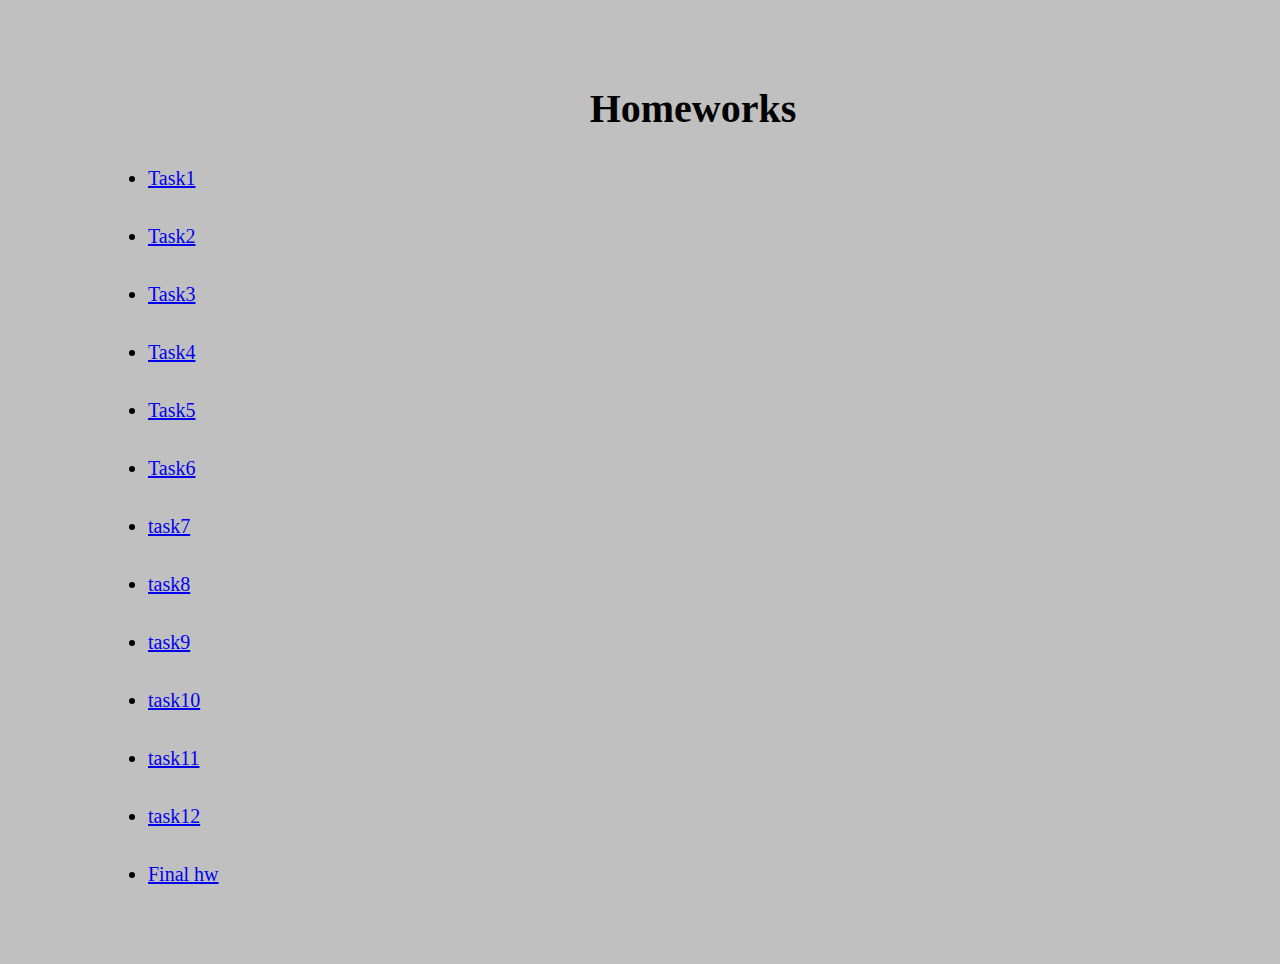
<file: index.html>
<!DOCTYPE html>
<html lang="en">

<head>
   <meta charset="UTF-8">
   <meta http-equiv="X-UA-Compatible" content="IE=edge">
   <meta name="viewport" content="width=device-width, initial-scale=1.0">
   <meta name="viewport" content="width=1170">
   <link rel="stylesheet" href="style.css">
   <title>Homeworks</title>
</head>

<body>

   <h1>Homeworks</h1>

      <ul class="tasks">
         <li><a href="../cursortasks/tasks/task1/index.html">Task1</a></li>
         <li><a href="../cursortasks/tasks/task2/index.html">Task2</a></li>
         <li><a href="../cursortasks/tasks/task3/index.html">Task3</a></li>
         <li><a href="../cursortasks/tasks/task4/index.html">Task4</a></li>
         <li><a href="../cursortasks/tasks/task5/index.html">Task5</a></li>
         <li><a href="../cursortasks/tasks/task6/index.html">Task6</a></li>
         <li><a href="../cursortasks/tasks/task7/index.html">task7</a></li>
         <li><a href="../cursortasks/tasks/task8/index.html">task8</a></li>
         <li><a href="../cursortasks/tasks/task9/index.html">task9</a></li>
         <li><a href="../cursortasks/tasks/task10/index.html">task10</a></li>
         <li><a href="../cursortasks/tasks/task11/index.html">task11</a></li>
         <li><a href="../cursortasks/tasks/task12/index.html">task12</a></li>
         <li><a href="../cursortasks/tasks/Final Homework /index.html">Final hw</a></li>
      </ul>
      
     
</body>

</html>
</file>
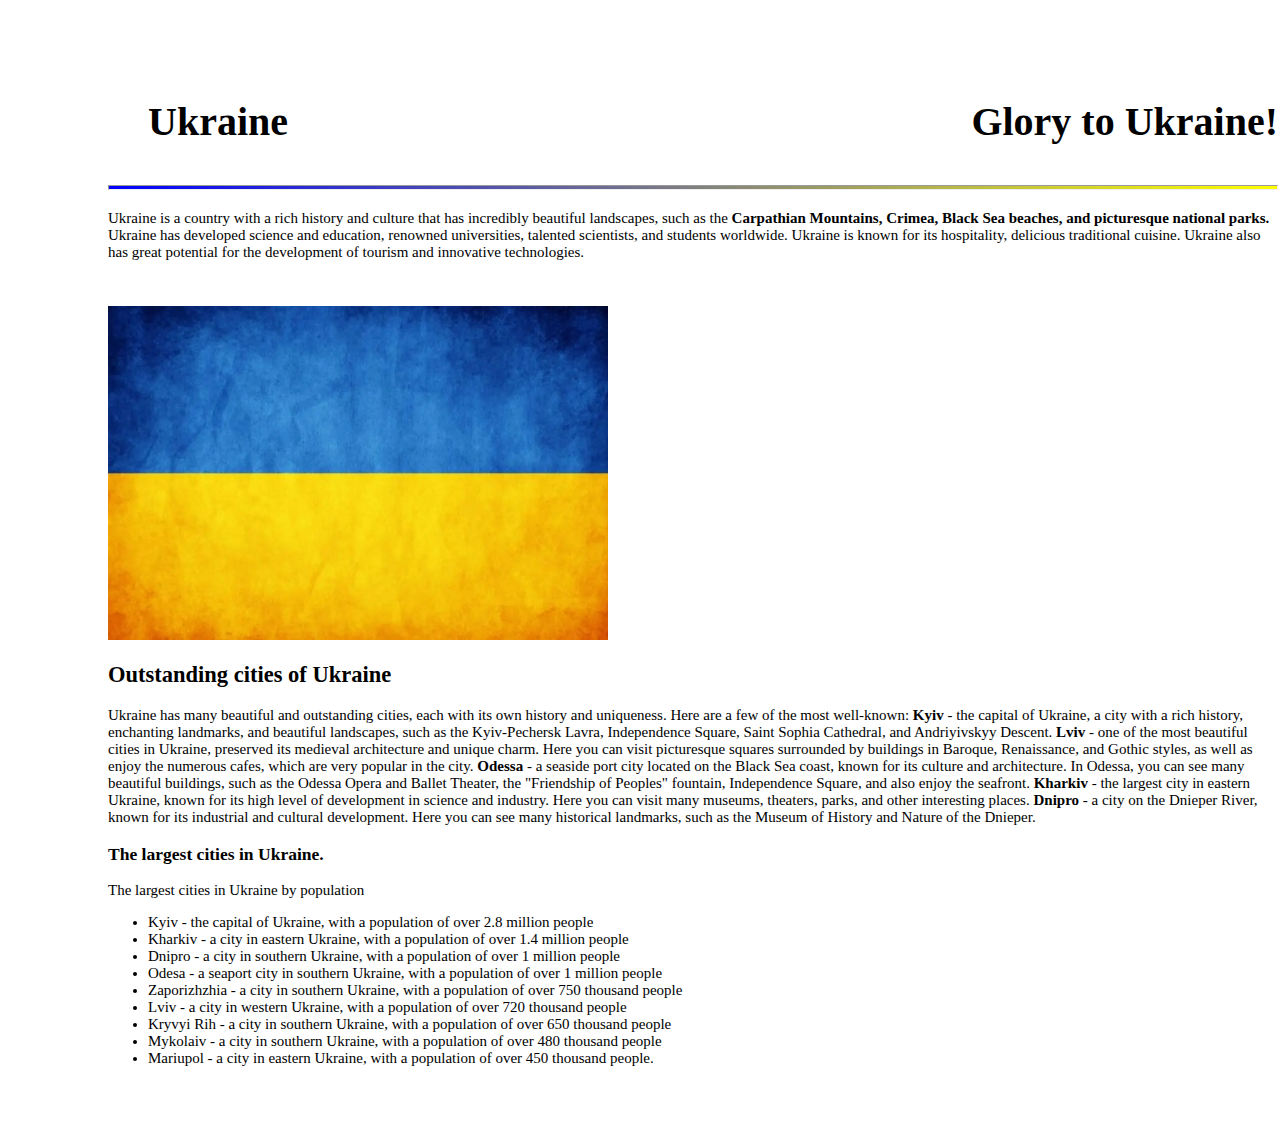
<file: task2/index.html>
<!DOCTYPE html>
<html lang="en">

<head>
   <meta charset="UTF-8">
   <meta http-equiv="X-UA-Compatible" content="IE=edge">
   <meta name="viewport" content="width=device-width, initial-scale=1.0">
   <meta name="viewport" content="width=1170">
   <link rel="stylesheet" href="style.css">
   <title>Task2</title>
</head>

<body>
   <header>
      <h1>
         <ul class="logo">
            <li>Ukraine</li>
            <li>Glory to Ukraine!</li>
         </ul>
         <hr>
      </h1>
   </header>
   <section>
      <p>Ukraine is a country with a rich history and culture that has incredibly beautiful landscapes, such as the
         <strong> Carpathian Mountains, Crimea, Black Sea beaches, and picturesque national parks.</strong> Ukraine has
         developed science and education, renowned universities, talented scientists, and students worldwide. Ukraine is
         known for its hospitality, delicious traditional cuisine. Ukraine also has great potential for the development
         of tourism and innovative technologies.</p>
      <img src="../task2/img/Glory to Ukraine.webp" alt="Glory to Ukraine!">
   </section>
   <section>
      <h2>Outstanding cities of Ukraine</h2>
      <p>Ukraine has many beautiful and outstanding cities, each with its own history and uniqueness. Here are a few of
         the most well-known: <strong> Kyiv</strong> - the capital of Ukraine, a city with a rich history, enchanting
         landmarks, and beautiful landscapes, such as the Kyiv-Pechersk Lavra, Independence Square, Saint Sophia
         Cathedral, and Andriyivskyy Descent. <strong> Lviv</strong> - one of the most beautiful cities in Ukraine,
         preserved its medieval architecture and unique charm. Here you can visit picturesque squares surrounded by
         buildings in Baroque, Renaissance, and Gothic styles, as well as enjoy the numerous cafes, which are very
         popular in the city. <strong> Odessa</strong> - a seaside port city located on the Black Sea coast, known for
         its culture and architecture. In Odessa, you can see many beautiful buildings, such as the Odessa Opera and
         Ballet Theater, the "Friendship of Peoples" fountain, Independence Square, and also enjoy the seafront.
         <strong> Kharkiv</strong> - the largest city in eastern Ukraine, known for its high level of development in
         science and industry. Here you can visit many museums, theaters, parks, and other interesting places. <strong>
            Dnipro</strong> - a city on the Dnieper River, known for its industrial and cultural development. Here you
         can see many historical landmarks, such as the Museum of History and Nature of the Dnieper.</p>
   </section>
   <article>
      <h3>The largest cities in Ukraine.</h3>
      <p>The largest cities in Ukraine by population</p>
      <ul>
         <li>Kyiv - the capital of Ukraine, with a population of over 2.8 million people</li>
         <li>Kharkiv - a city in eastern Ukraine, with a population of over 1.4 million people</li>
         <li>Dnipro - a city in southern Ukraine, with a population of over 1 million people</li>
         <li>Odesa - a seaport city in southern Ukraine, with a population of over 1 million people</li>
         <li>Zaporizhzhia - a city in southern Ukraine, with a population of over 750 thousand people</li>
         <li>Lviv - a city in western Ukraine, with a population of over 720 thousand people</li>
         <li>Kryvyi Rih - a city in southern Ukraine, with a population of over 650 thousand people</li>
         <li>Mykolaiv - a city in southern Ukraine, with a population of over 480 thousand people</li>
         <li>Mariupol - a city in eastern Ukraine, with a population of over 450 thousand people.</li>
      </ul>
   </article>
</body>

</html>
</file>
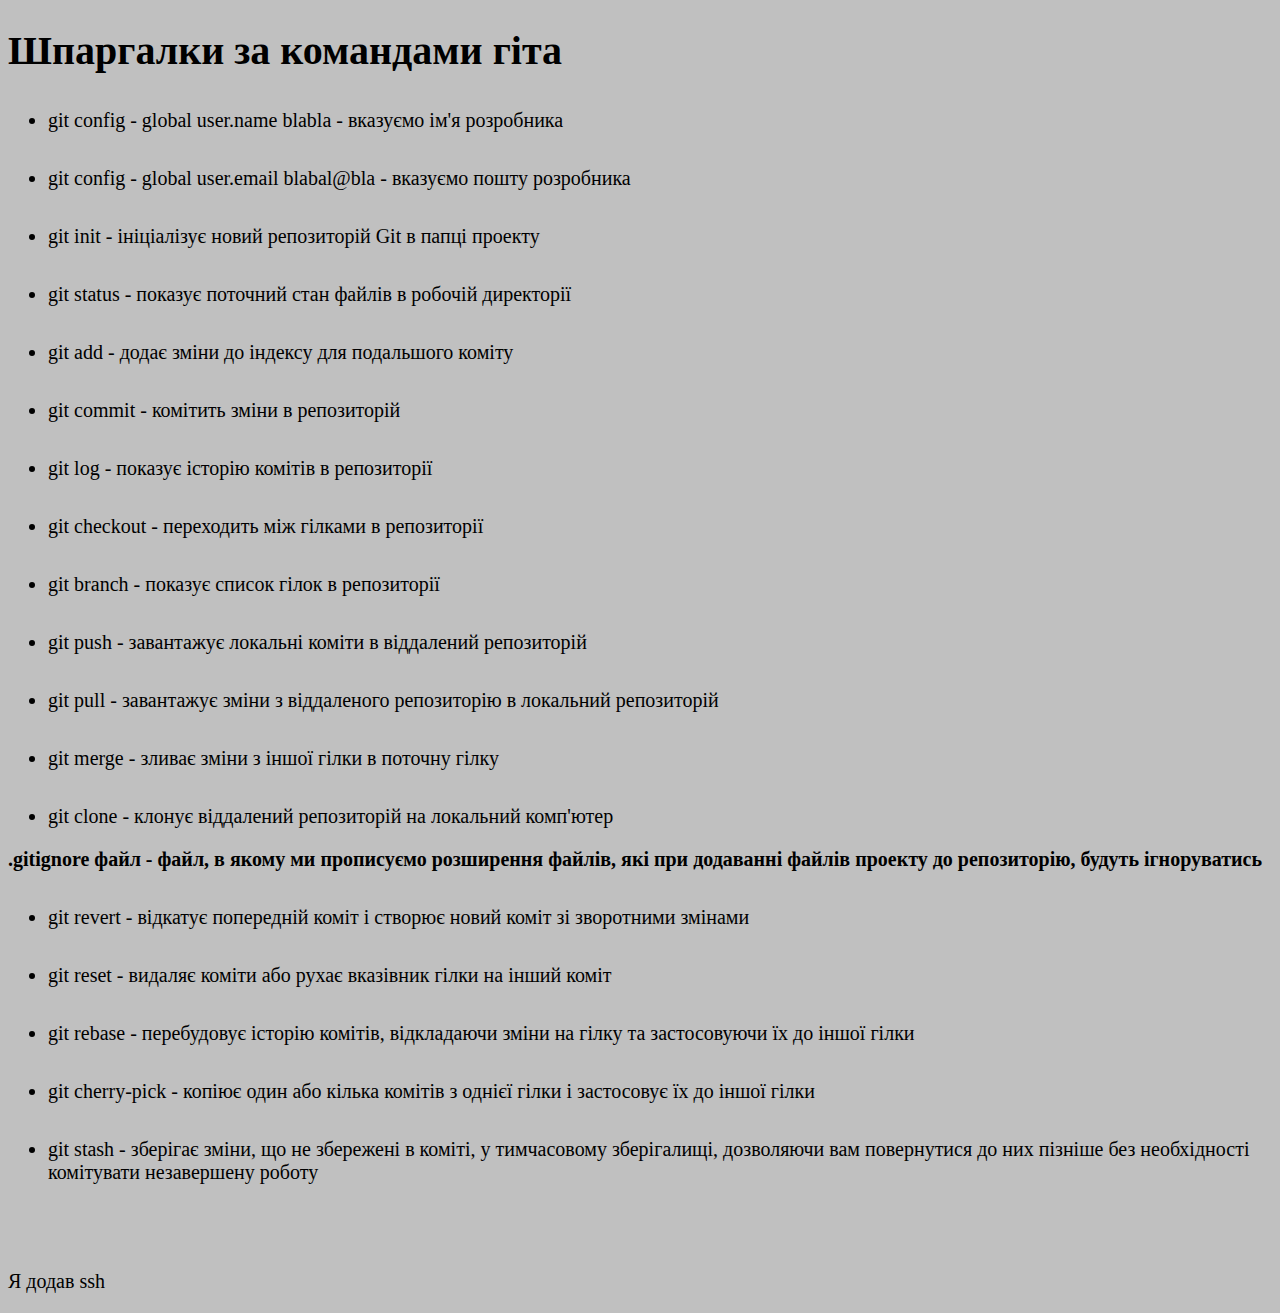
<file: task2/task1/index.html>
<!DOCTYPE html>
<html lang="en">
<head>
   <meta charset="UTF-8">
   <meta http-equiv="X-UA-Compatible" content="IE=edge">
   <meta name="viewport" content="width=device-width, initial-scale=1.0">
   <link rel="stylesheet" href="style.css">
   <title>Homework01</title>
</head>
<body>
   
   <h1>Шпаргалки за командами гіта</h1>
   
   <ul>
      <li>git config - global user.name blabla - вказуємо ім'я розробника</li>
      <li>git config - global user.email blabal@bla - вказуємо пошту розробника</li>
      <li>git init - ініціалізує новий репозиторій Git в папці проекту</li>
      <li>git status - показує поточний стан файлів в робочій директорії</li>
      <li>git add - додає зміни до індексу для подальшого коміту</li>
      <li>git commit - комітить зміни в репозиторій</li>
      <li>git log - показує історію комітів в репозиторії</li>
      <li>git checkout - переходить між гілками в репозиторії</li>
      <li>git branch - показує список гілок в репозиторії</li>
      <li>git push - завантажує локальні коміти в віддалений репозиторій</li>
      <li>git pull - завантажує зміни з віддаленого репозиторію в локальний репозиторій</li>
      <li>git merge - зливає зміни з іншої гілки в поточну гілку</li>
      <li>git clone - клонує віддалений репозиторій на локальний комп'ютер</li>
   </ul>
   <p><b>.gitignore файл -  файл, в якому ми прописуємо розширення файлів, які при додаванні файлів проекту до репозиторію, будуть ігноруватись</b></p>
   <ul>
      <li>git revert - відкатує попередній коміт і створює новий коміт зі зворотними змінами</li>
      <li>git reset - видаляє коміти або рухає вказівник гілки на інший коміт</li>
      <li>git rebase - перебудовує історію комітів, відкладаючи зміни на гілку та застосовуючи їх до іншої гілки</li>
      <li>git cherry-pick - копіює один або кілька комітів з однієї гілки і застосовує їх до іншої гілки</li>
      <li>git stash - зберігає зміни, що не збережені в коміті, у тимчасовому зберігалищі, дозволяючи вам повернутися до них пізніше без необхідності комітувати незавершену роботу</li>
   </ul>
   <br><br>
   <p>Я додав ssh</p>
   
</body>
</html>
</file>
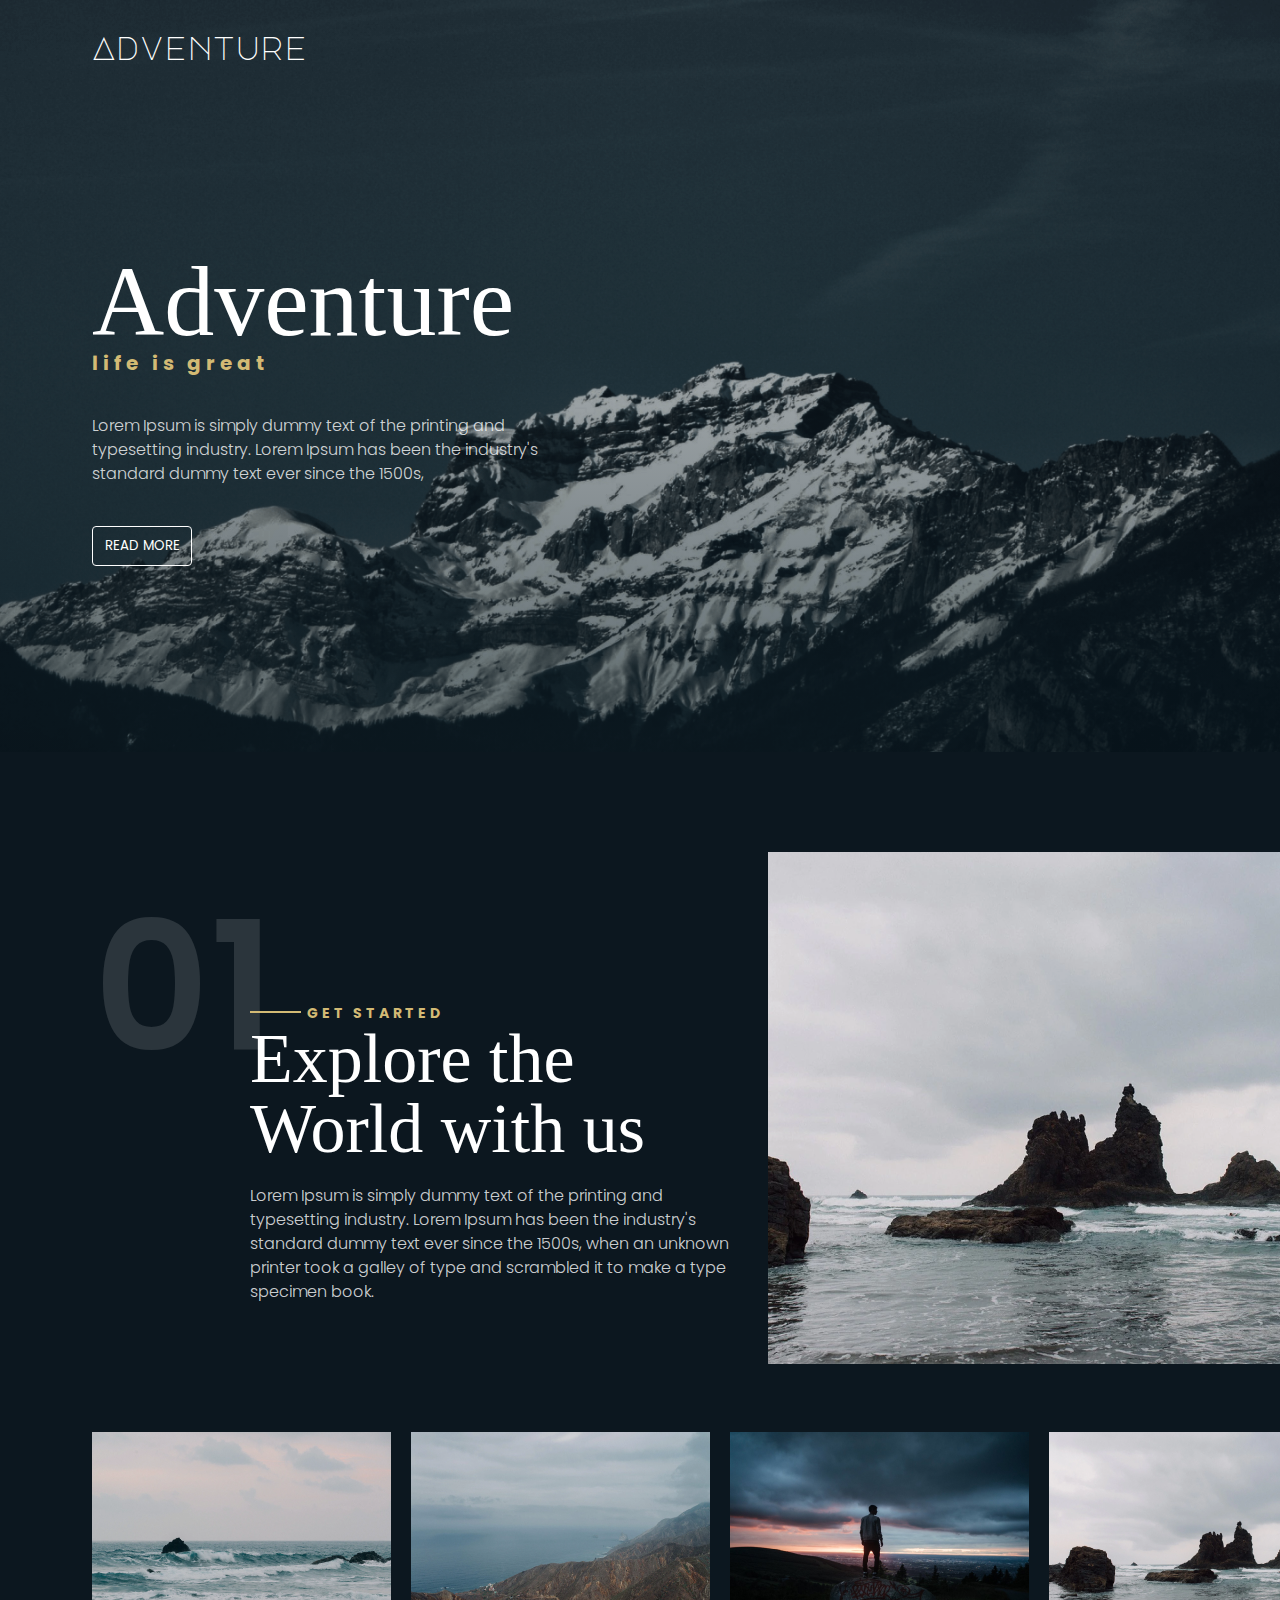
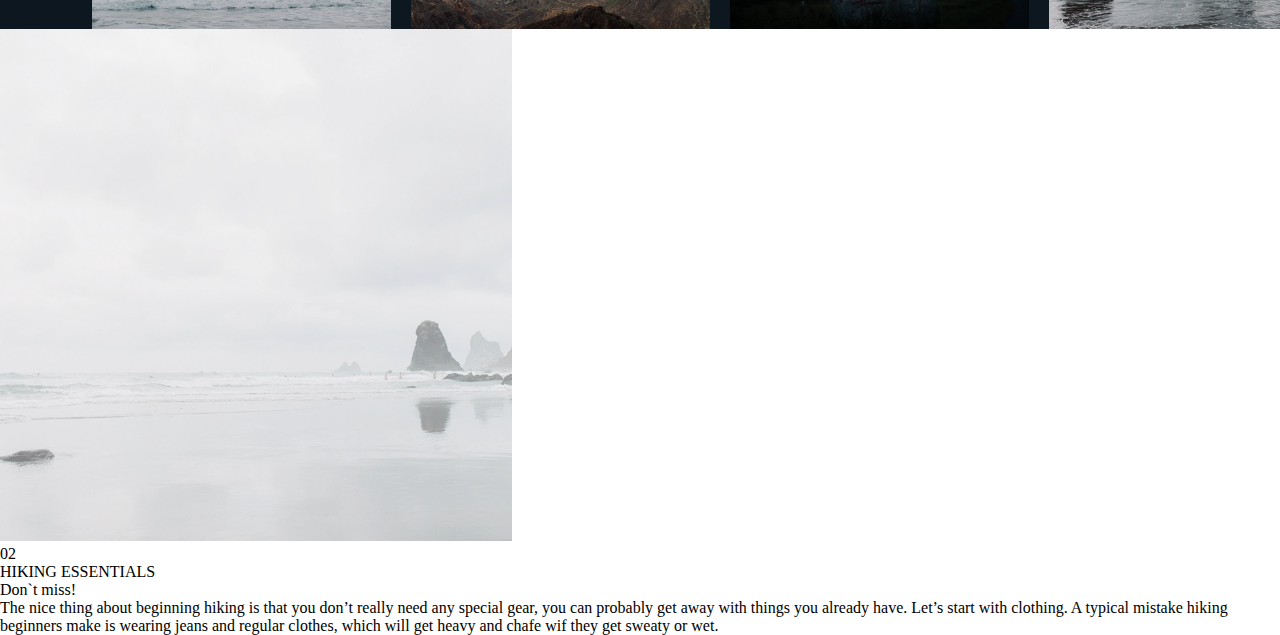
<file: tasks/Final Homework /index.html>
<!DOCTYPE html>
<html lang="en">

<head>
   <meta charset="UTF-8">
   <meta http-equiv="X-UA-Compatible" content="IE=edge">
   <meta name="viewport" content="width=device-width, initial-scale=1.0">
   <link rel="stylesheet" href="source/style.css">
   <title>Final Homework</title>
</head>

<body>
   <main>
      <section class="section_1">
         <div class="container_1">
            <div class="title">
               <h1>Adventure</h1>
            </div>
            <div class="block1_section1">
               <h2>Adventure</h2>
               <span>life is great</span>
               <p>Lorem Ipsum is simply dummy text of the printing and typesetting industry. Lorem Ipsum has been the
                  industry's standard dummy text ever since the 1500s,</p>
               <button>READ MORE</button>
            </div>
         </div>
      </section>
      <section class="section_2">
         <div class="container_1">
            <div class="blocks_section2">
               <span class="under_number01">01</span>
               <div class="block1_section2">
                  <span>GET STARTED</span>
                  <h2>Explore
                     the World with us</h2>
                  <p>Lorem Ipsum is simply dummy text of the printing and typesetting industry. Lorem Ipsum has been the
                     industry's standard dummy text ever since the 1500s, when an unknown printer took a galley of type
                     and scrambled it to make a type specimen book.</p>
               </div>
               <div class="block2_section2">
                  <img src="./img/img1.png" alt="photo">
               </div>
            </div>
            <div class="grid_section2">
               <img src="./img/img2.png" alt="photo1">
               <img src="./img/img3.png" alt="photo2">
               <img src="./img/img4.png" alt="photo3">
               <img src="./img/img5.png" alt="photo4">
            </div>
         </div>
      </section>
      <section class="section_3">
         <div class="container_1">
            <div class="blocks_section3">
               <div class="block2_section3">
                  <img src="./img/img6.png" alt="photo">
               </div>
               <span class="under_number02">02</span>
               <div class="block1_section3">
                  <span>HIKING ESSENTIALS</span>
                  <h2>Don`t miss!</h2>
                  <p>The nice thing about beginning hiking is that you don’t really need any special gear, you can
                     probably get away with things you already have.
                     Let’s start with clothing. A typical mistake hiking beginners make is wearing jeans and regular
                     clothes, which will get heavy and chafe wif they get sweaty or wet.</p>
               </div>
            </div>
         </div>
      </section>
   </main>
</body>

</html>
</file>
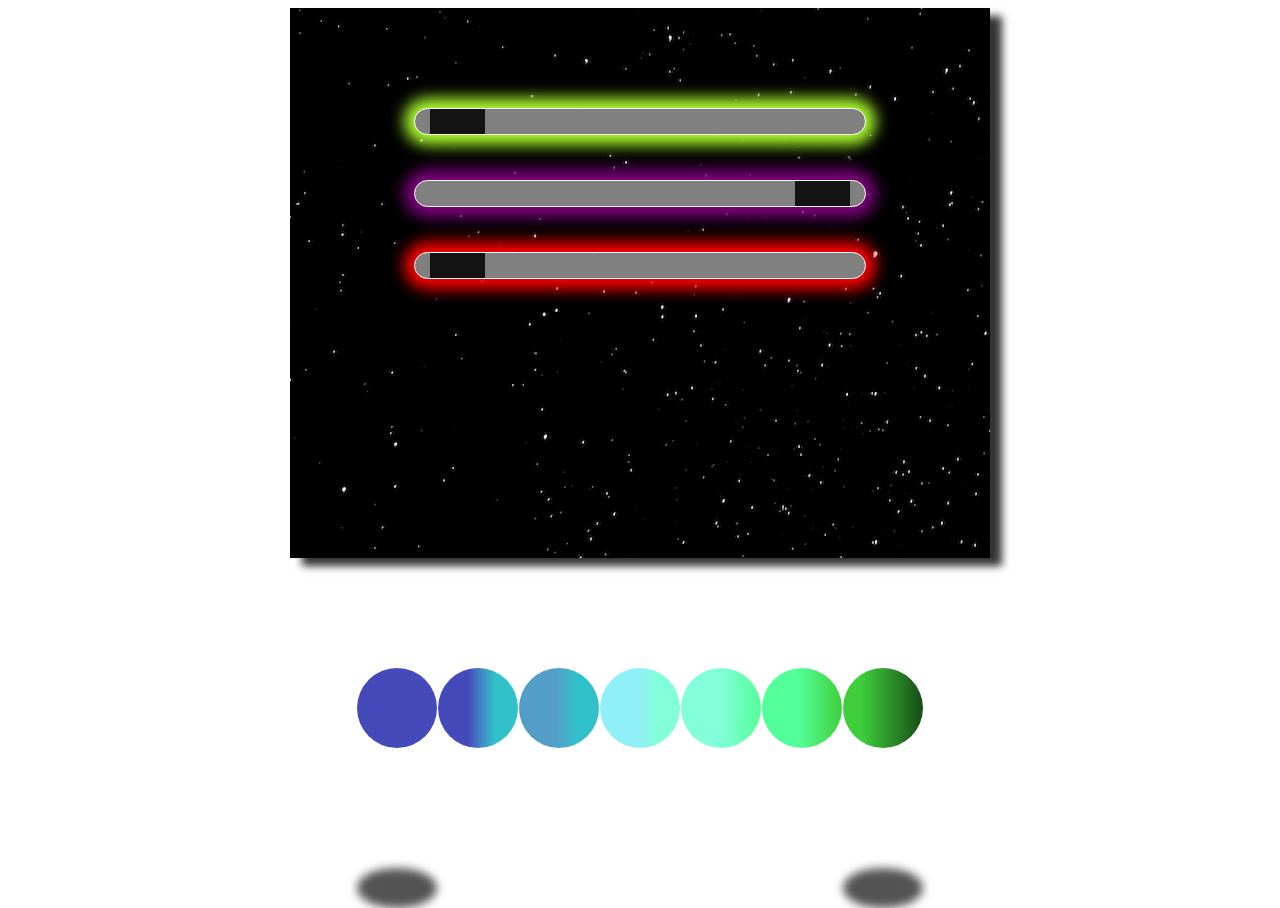
<file: tasks/task10/index.html>
<!DOCTYPE html>
<html lang="en">
<head>
   <meta charset="UTF-8">
   <meta http-equiv="X-UA-Compatible" content="IE=edge">
   <meta name="viewport" content="width=device-width, initial-scale=1.0">
   <link rel="stylesheet" href="style.css">
   <title>Task10</title>
</head>
<body>
   <div class="container">
      <div class="jedi_container">
        <div class="saber jedisaber_1">
          <div class="handle"></div>
        </div>
        <div class="saber jedisaber_2">
          <div class="handle_middle"></div>
        </div>
        <div class="saber jedisaber_3">
          <div class="handle"></div>
        </div>
      </div>

      <div class="circle_container">
         <div class="circle_1"></div>
         <div class="circle_2"></div>
         <div class="circle_3"></div>
         <div class="circle_4"></div>
         <div class="circle_5"></div>
         <div class="circle_6"></div>
         <div class="circle_7"></div>
      </div>
    </div>
</body>
</html>
</file>
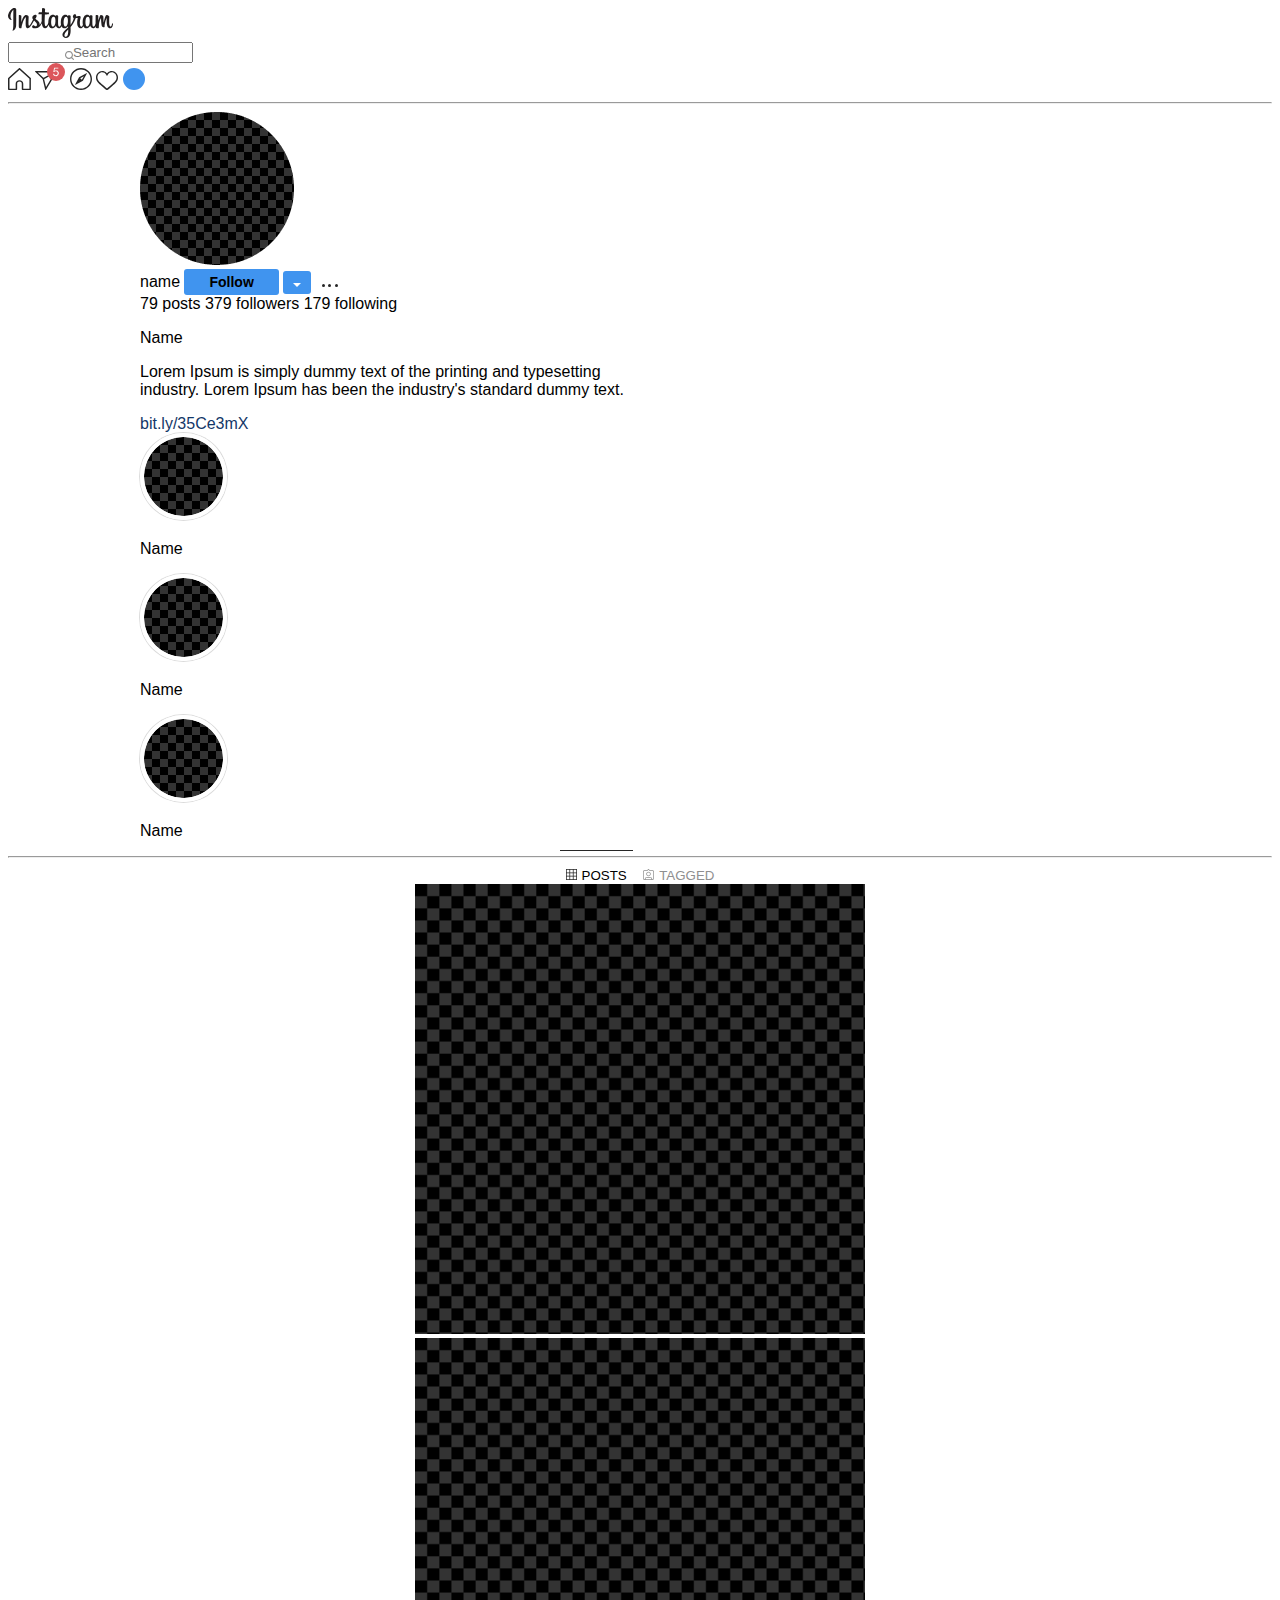
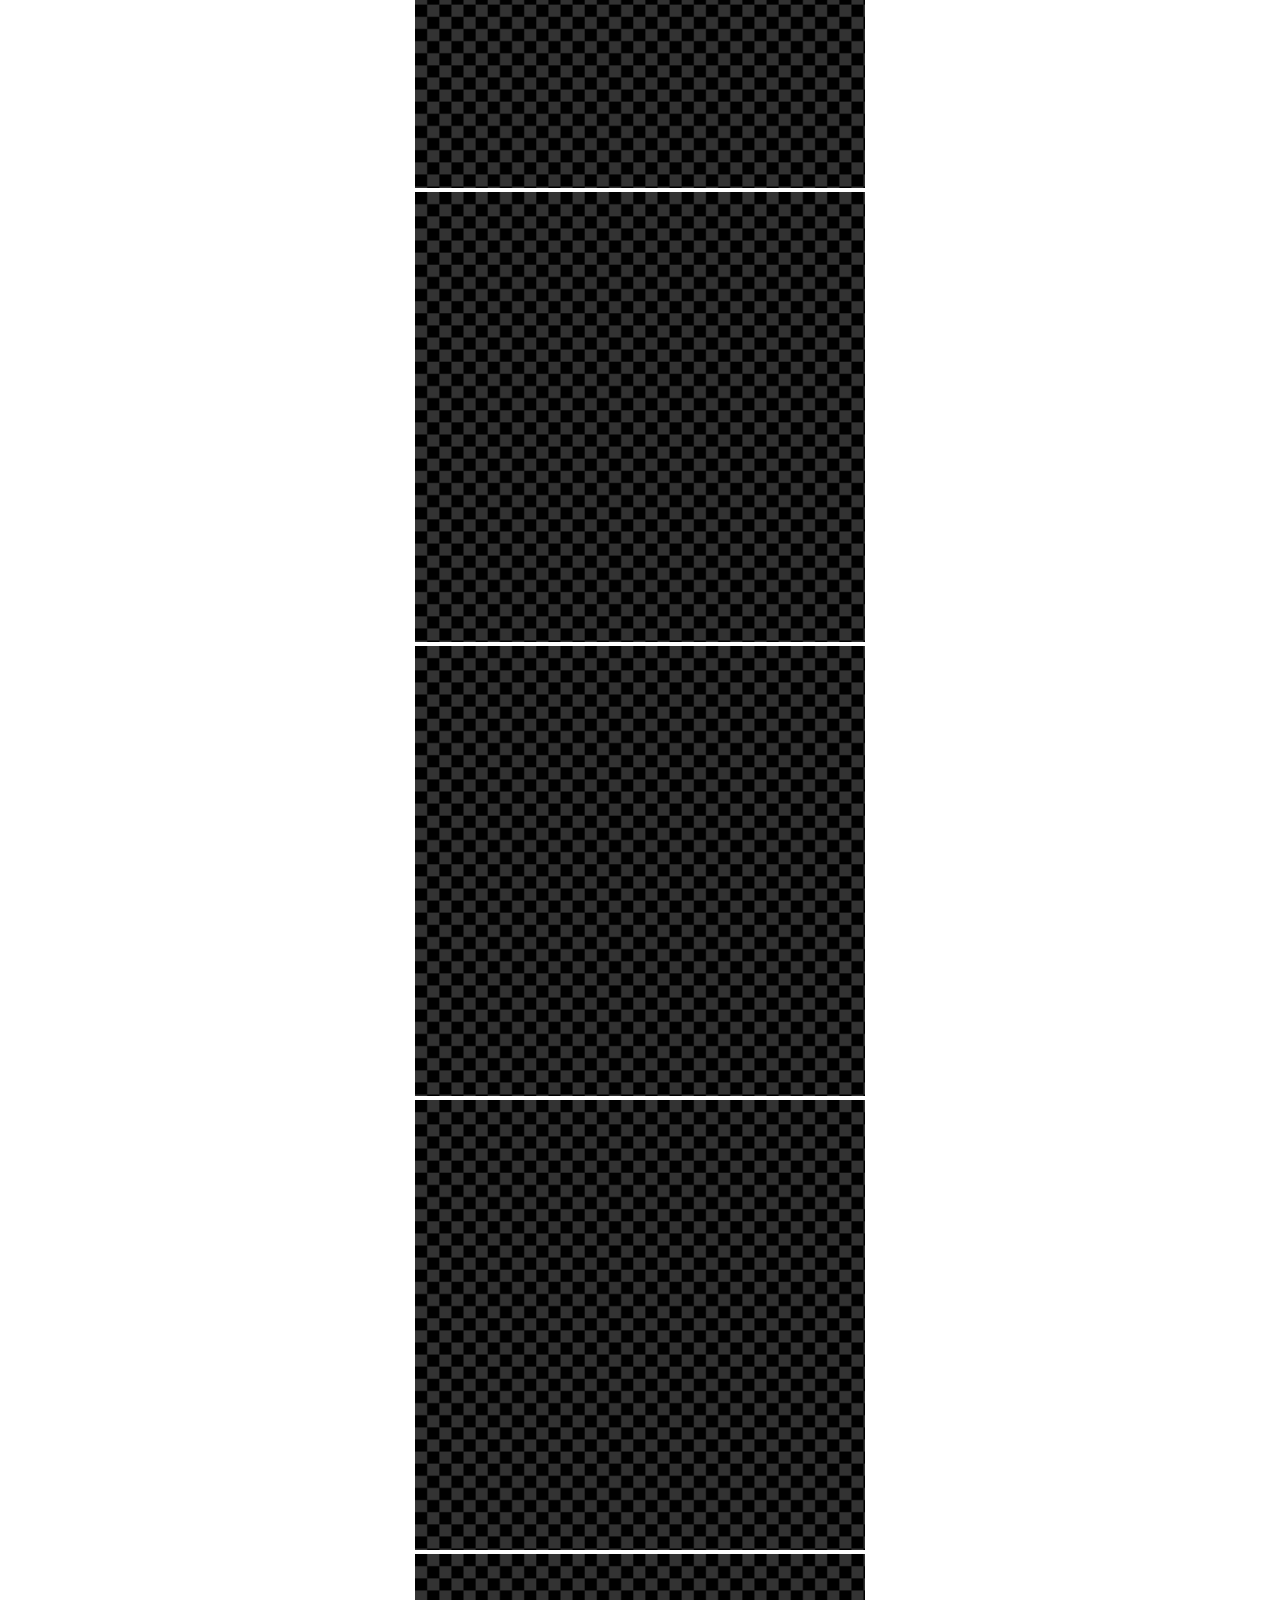
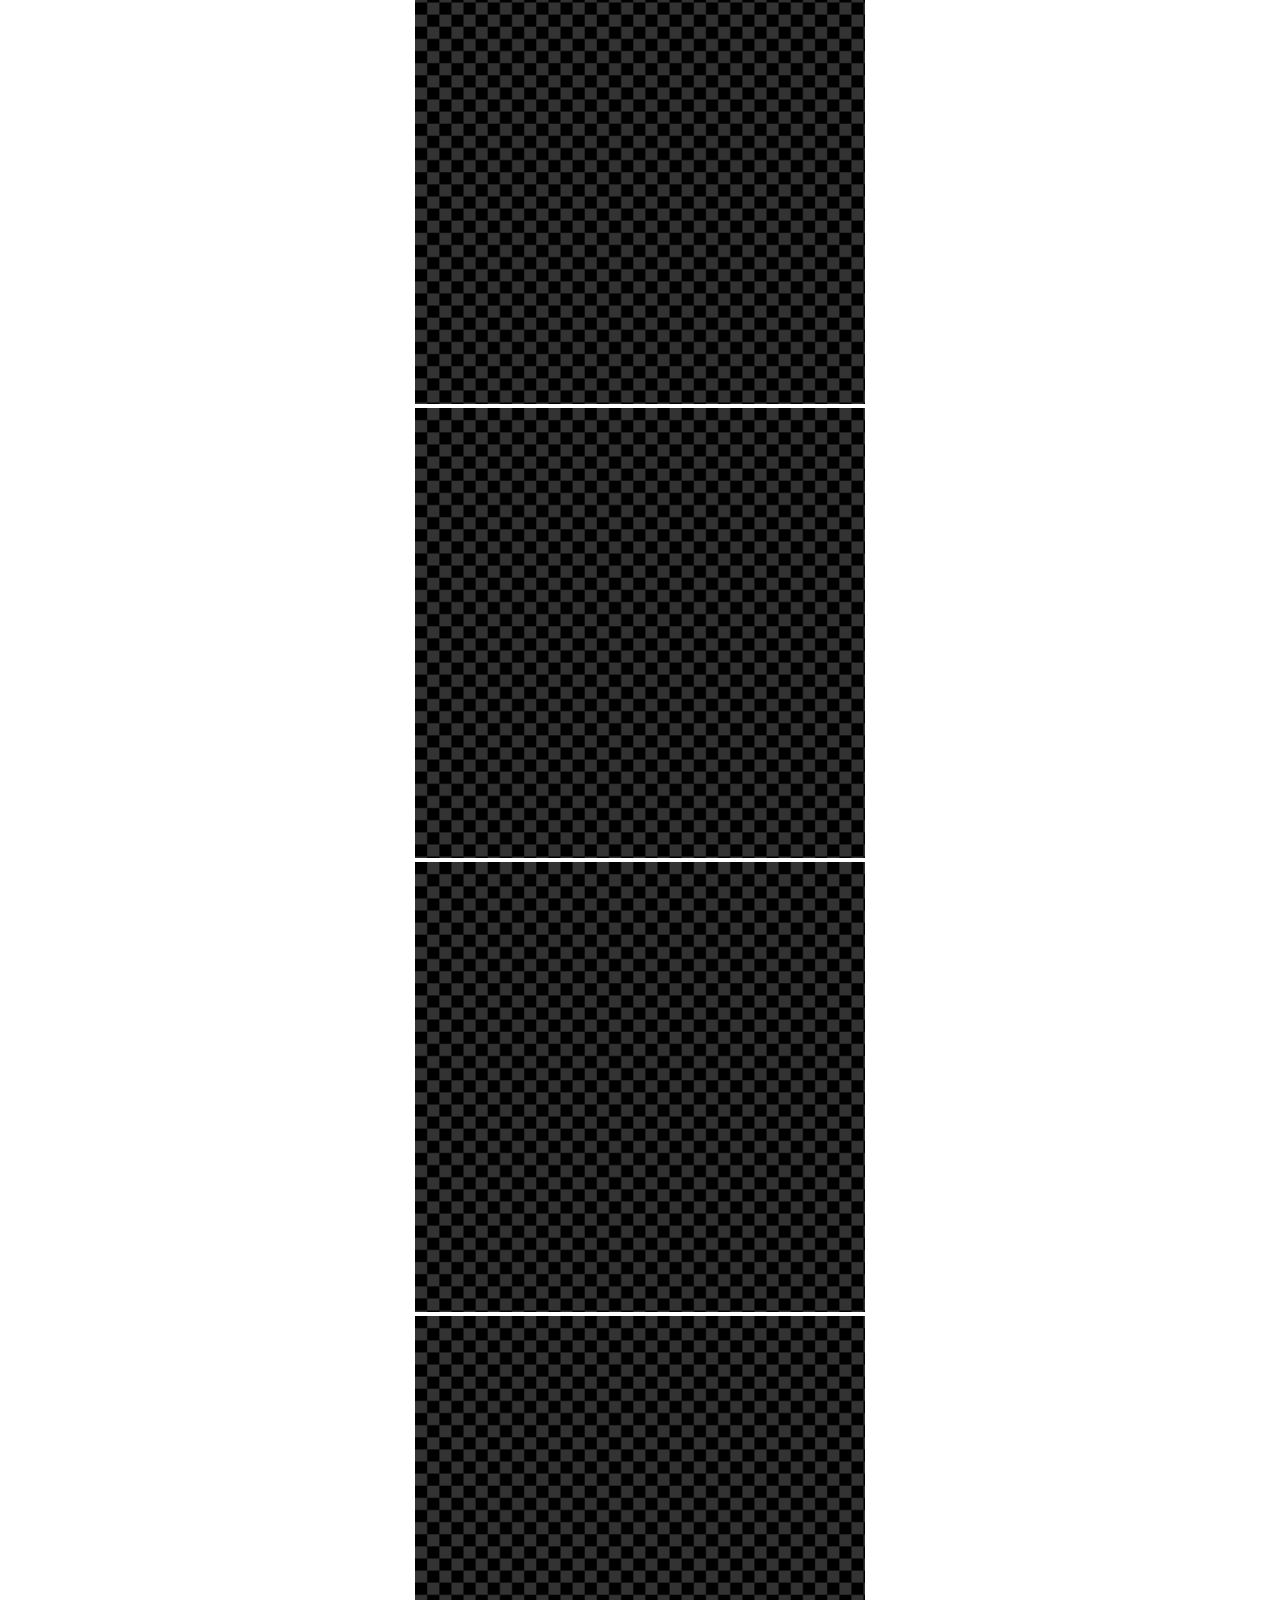
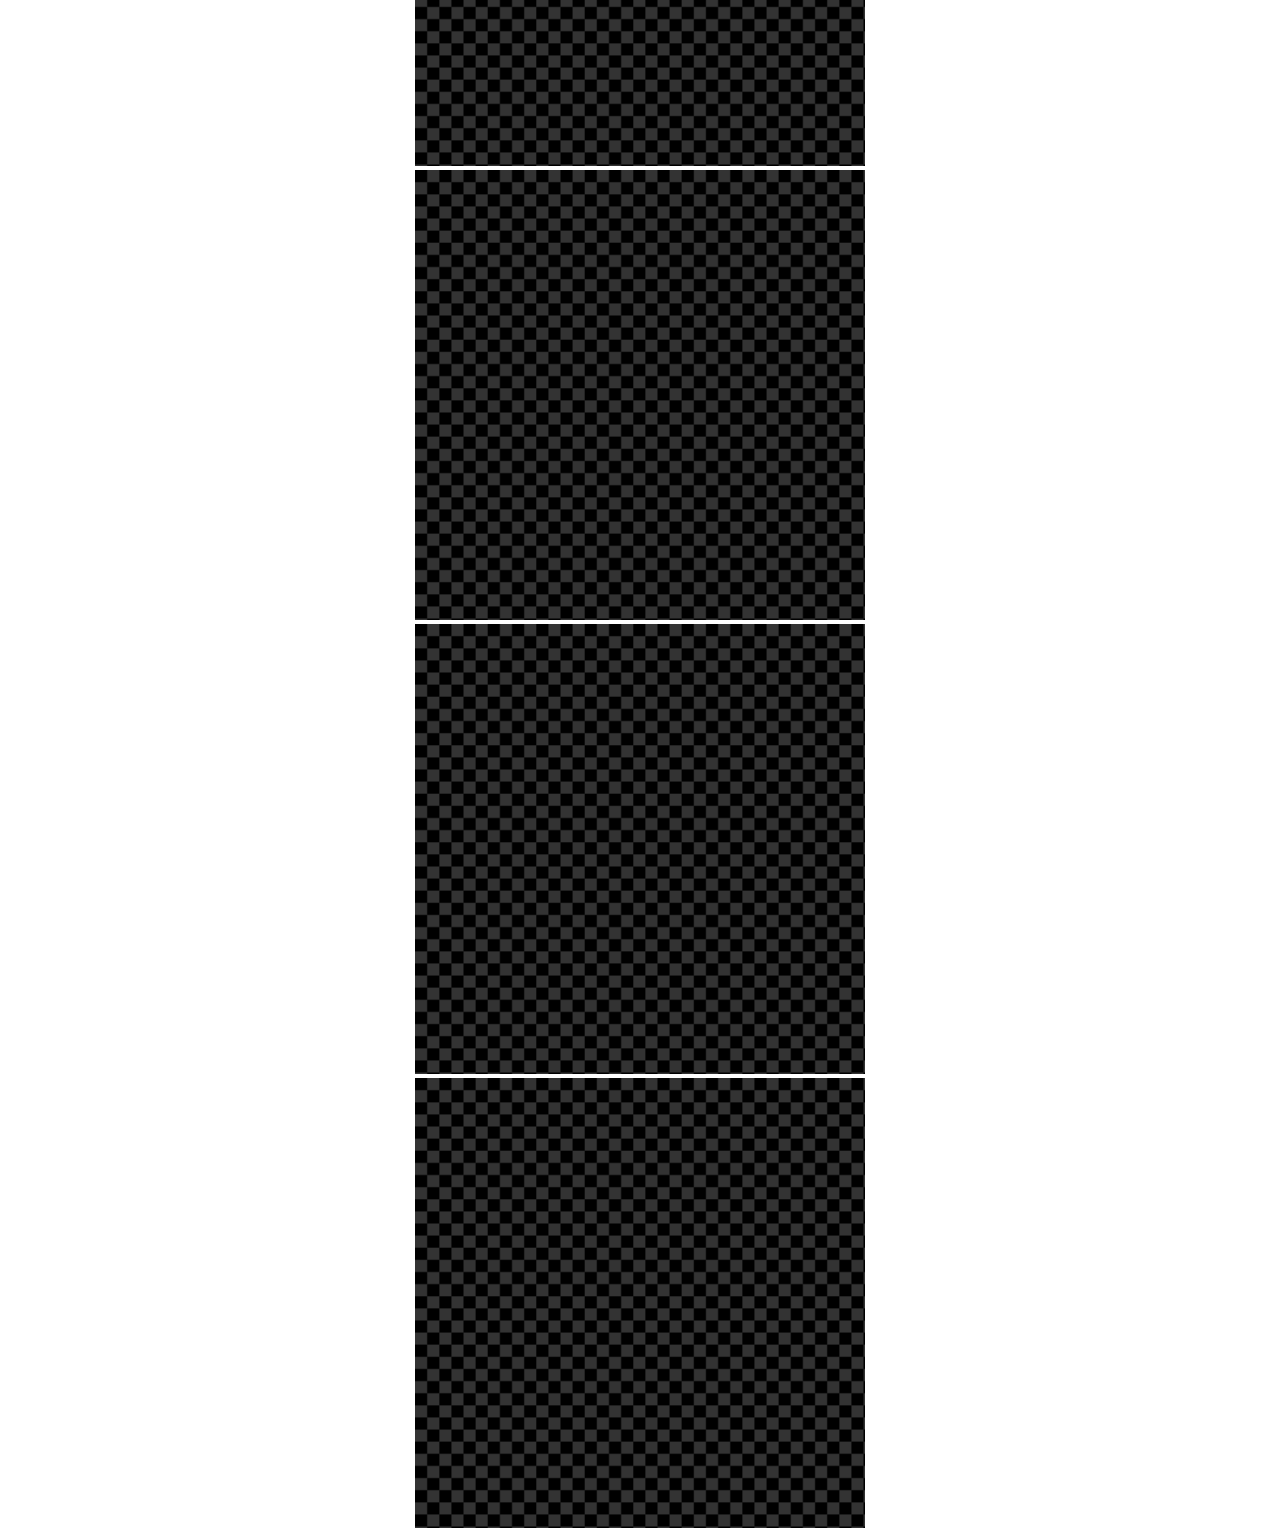
<file: tasks/task11/index.html>
<!DOCTYPE html>
<html lang="en">

<head>
   <meta charset="UTF-8">
   <meta http-equiv="X-UA-Compatible" content="IE=edge">
   <meta name="viewport" content="width=device-width, initial-scale=1.0">
   <link href="https://cdn.jsdelivr.net/npm/bootstrap@5.3.0-alpha3/dist/css/bootstrap.min.css" rel="stylesheet"
      integrity="sha384-KK94CHFLLe+nY2dmCWGMq91rCGa5gtU4mk92HdvYe+M/SXH301p5ILy+dN9+nJOZ" crossorigin="anonymous">
   <link rel="stylesheet" href="style.css">
   <title>Task11</title>
</head>

<body>
   <main>
      <header class="header">
         <div class="container-lg mt-3 ">
            <div class="container text-center">
               <div class="row align-items-center">
                  <div class="col">
                     <img class="insta" src="../task11/img/instagram.svg" alt="instagram">
                  </div>
                  <div class="col search">
                     <div class="search">
                        <input class="form-control me-2 input_search" type="search" placeholder="Search"
                           aria-label="Search">
                     </div>
                  </div>
                  <div class="col">
                     <div class="strings">
                        <a class="me-2" href="#"><img src="../task11/img/home.svg" alt="home"></a>
                        <a class="me-2" href="#"><img src="../task11/img/direct.svg" alt="direct"></a>
                        <a class="me-2" href="#"><img src="../task11/img/navigation.svg" alt="navigation"></a>
                        <a class="me-2" href="#"><img src="../task11/img/like.svg" alt="like"></a>
                        <a class="me-2" href="#"><img src="../task11/img/circle_blue.svg" alt="circle"></a>
                     </div>
                  </div>
               </div>
            </div>
         </div>
      </header>
      <hr class="my-3">
      <section class="section_1">
         <div class="container">
            <div class="content">
               <div class="row">
                  <div class="col-12 col-md-3"><img class="mb-3" src="./img/avatar.png" alt="Avatar"></div>
                  <div class="col">
                     <span class="fw-bold fs-3 align-bottom me-4">name</span>
                     <button type="button" class="btn btn-primary button_1">Follow</button>
                     <button type="button" class="btn btn-primary button_2"><img src="../task11/img/Polygon 9.svg"
                           alt="polygon"></button>
                     <button type="button" class="btn btn-primary fw-bold dots_button">
                        <span class="dot align-middle"></span>
                        <span class="dot align-middle"></span>
                        <span class="dot align-middle"></span>
                     </button>
                     <div class="my-3 d-flex ">
                        <span class="fs-5 me-5"> <span class="fw-bold">79</span> posts</span>
                        <span class="fs-5 me-5"> <span class="fw-bold">379</span> followers</span>
                        <span class="fs-5"> <span class="fw-bold">179</span> following</span>
                     </div>
                     <div class="">
                        <p class="my-0 fw-bold">Name</p>
                        <p class="my-0">Lorem Ipsum is simply dummy text of the printing and typesetting <br> industry.
                           Lorem Ipsum has been the industry's standard dummy text.</p>
                        <a class="fw-bold link" href="#">bit.ly/35Ce3mX</a>
                     </div>
                  </div>
               </div>
               <div class="row mt-5 avatar_mini">
                  <div class="col-3 col-sm-2 col-md-1 text-center me-5 ">
                     <a href="#"><img class="mb-3 avatar_mini-img" src="../task11/img/avatar_mini.png"
                           alt="avatar_mini"></a>
                     <p class="fw-bold ps-3">Name</p>
                  </div>
                  <div class="col-3 col-sm-2 col-md-1 text-center me-5 ">
                     <a href="#"><img class="mb-3 avatar_mini-img" src="../task11/img/avatar_mini.png"
                           alt="avatar_mini"></a>
                     <p class="fw-bold ps-3">Name</p>
                  </div>
                  <div class="col-3 col-sm-2 col-md-1 text-center">
                     <a href="#"><img class="mb-3 avatar_mini-img" src="../task11/img/avatar_mini.png"
                           alt="avatar_mini"></a>
                     <p class="fw-bold ps-3">Name</p>
                  </div>
               </div>
            </div>
         </div>
         </div>
      </section>
      <section class="section_2">
         <div class="container">
            <hr class="mt-5">
            <div class="switch">
               <button class="fw-bold me-5 post-btn">POSTS</button>
               <button class="fw-bold tagged-btn">TAGGED</button>
            </div>
            <div class="container text-center mt-4 grid_block_1">
               <div class="row">
                  <div class="col-md-6 col-lg-4 p-2  ">
                     <div class="photo_grid"> <a href="#"><img src="../task11/img/lastblock.png" alt="#"></a></div>
                  </div>
                  <div class="col-md-6 col-lg-4 p-2 ">
                     <div class="photo_grid"> <a href="#"><img src="../task11/img/lastblock.png" alt="#"></a></div>
                  </div>
                  <div class="col-md-6 col-lg-4 p-2">
                     <div class="photo_grid"> <a href="#"><img src="../task11/img/lastblock.png" alt="#"></a></div>
                  </div>
               </div>
            </div>
            <div class="container text-center  grid_block_1">
               <div class="row">
                  <div class="col-md-6 col-lg-4 p-2">
                     <div class="photo_grid"> <a href="#"><img src="../task11/img/lastblock.png" alt="#"></a></div>
                  </div>
                  <div class="col-md-6 col-lg-4 p-2">
                     <div class="photo_grid"> <a href="#"><img src="../task11/img/lastblock.png" alt="#"></a></div>
                  </div>
                  <div class="col-md-6 col-lg-4 p-2">
                     <div class="photo_grid"> <a href="#"><img src="../task11/img/lastblock.png" alt="#"></a></div>
                  </div>
               </div>
            </div>
            <div class="container text-center  grid_block_1">
               <div class="row ">
                  <div class="col-md-6 col-lg-4 p-2 ">
                     <div class="photo_grid"> <a href="#"><img src="../task11/img/lastblock.png" alt="#"></a></div>
                  </div>
                  <div class="col-md-6 col-lg-4 p-2">
                     <div class="photo_grid"> <a href="#"><img src="../task11/img/lastblock.png" alt="#"></a></div>
                  </div>
                  <div class="col-md-6 col-lg-4 p-2">
                     <div class="photo_grid"> <a href="#"><img src="../task11/img/lastblock.png" alt="#"></a></div>
                  </div>
               </div>
            </div>
            <div class="container text-center  grid_block_1">
               <div class="row">
                  <div class="col-md-6 col-lg-4 p-2">
                     <div class="photo_grid"> <a href="#"><img src="../task11/img/lastblock.png" alt="#"></a></div>
                  </div>
                  <div class="col-md-6 col-lg-4 p-2">
                     <div class="photo_grid"> <a href="#"><img src="../task11/img/lastblock.png" alt="#"></a></div>
                  </div>
                  <div class="col-md-6 col-lg-4 p-2">
                     <div class="photo_grid"> <a href="#"><img src="../task11/img/lastblock.png" alt="#"></a></div>
                  </div>
               </div>
            </div>
      </section>
   </main>
   <script src="https://cdn.jsdelivr.net/npm/bootstrap@5.3.0-alpha3/dist/js/bootstrap.bundle.min.js"
      integrity="sha384-ENjdO4Dr2bkBIFxQpeoTz1HIcje39Wm4jDKdf19U8gI4ddQ3GYNS7NTKfAdVQSZe"
      crossorigin="anonymous"></script>
</body>

</html>
</file>
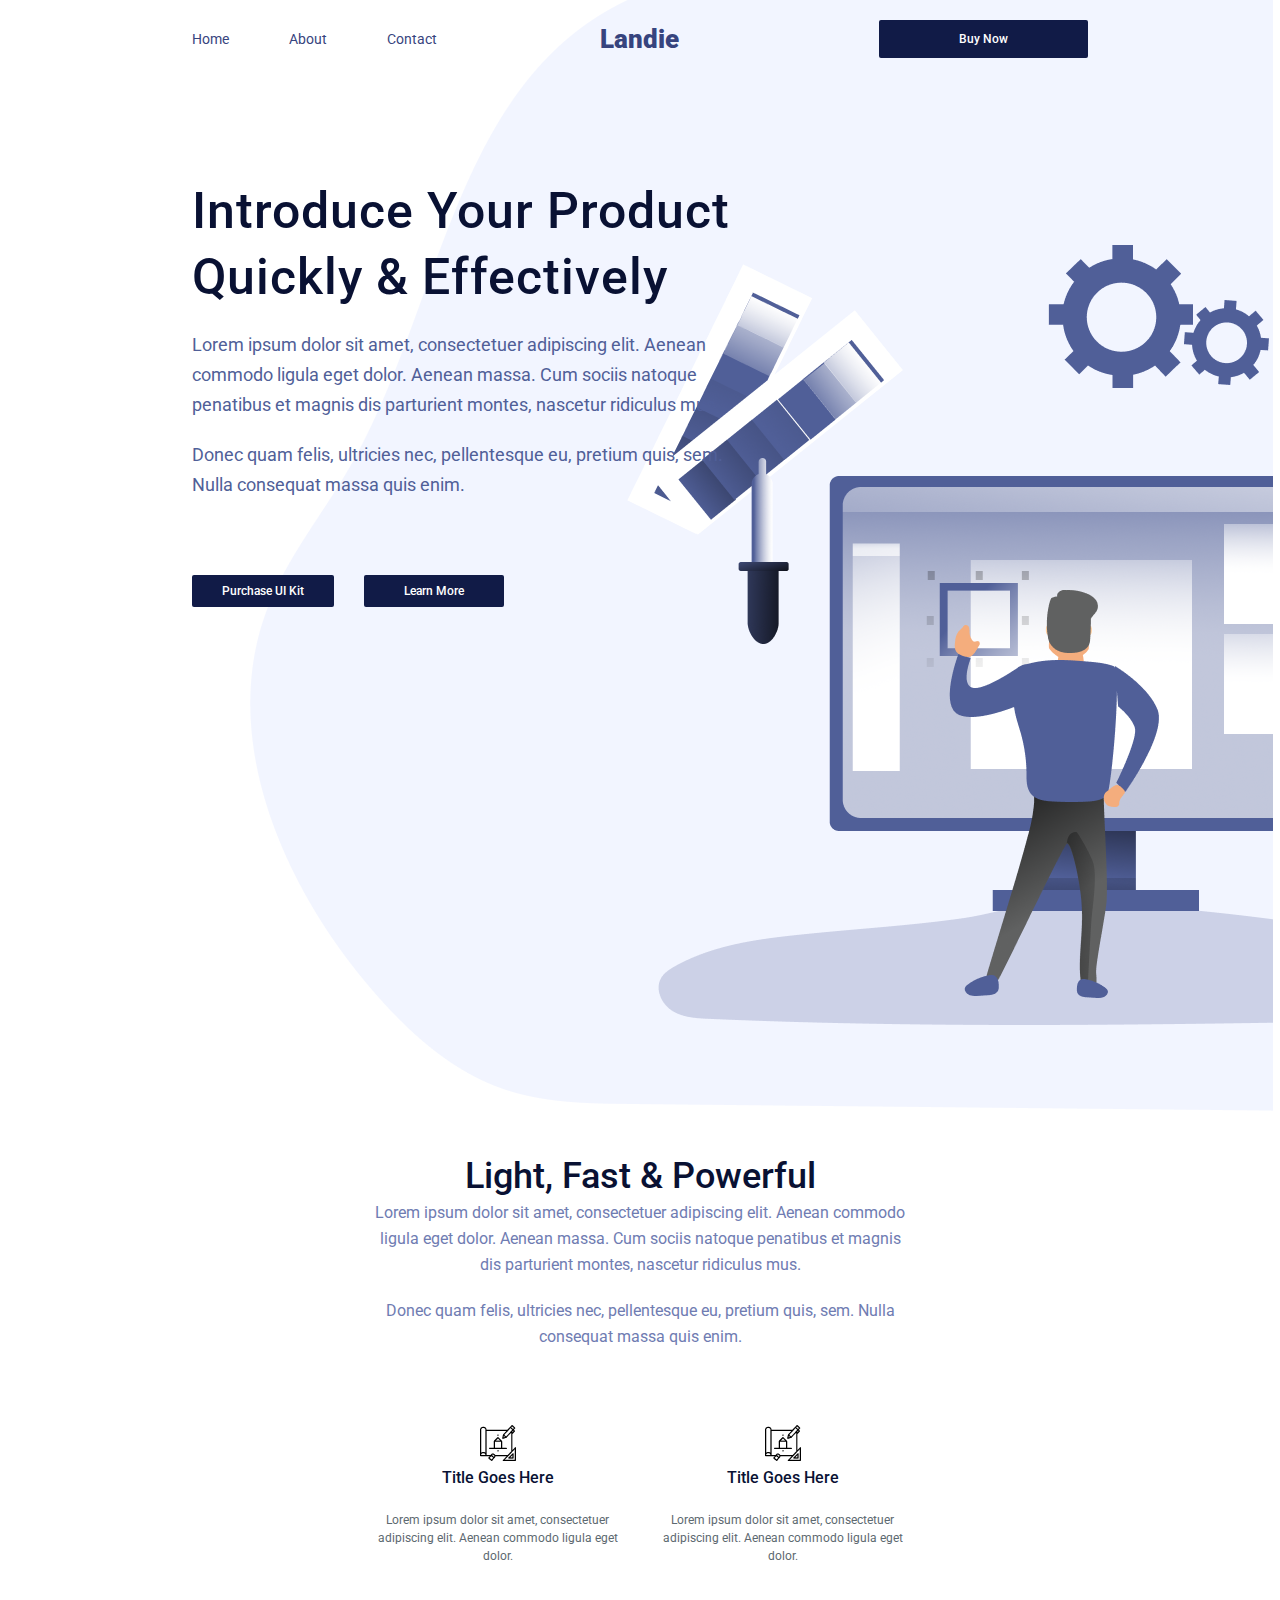
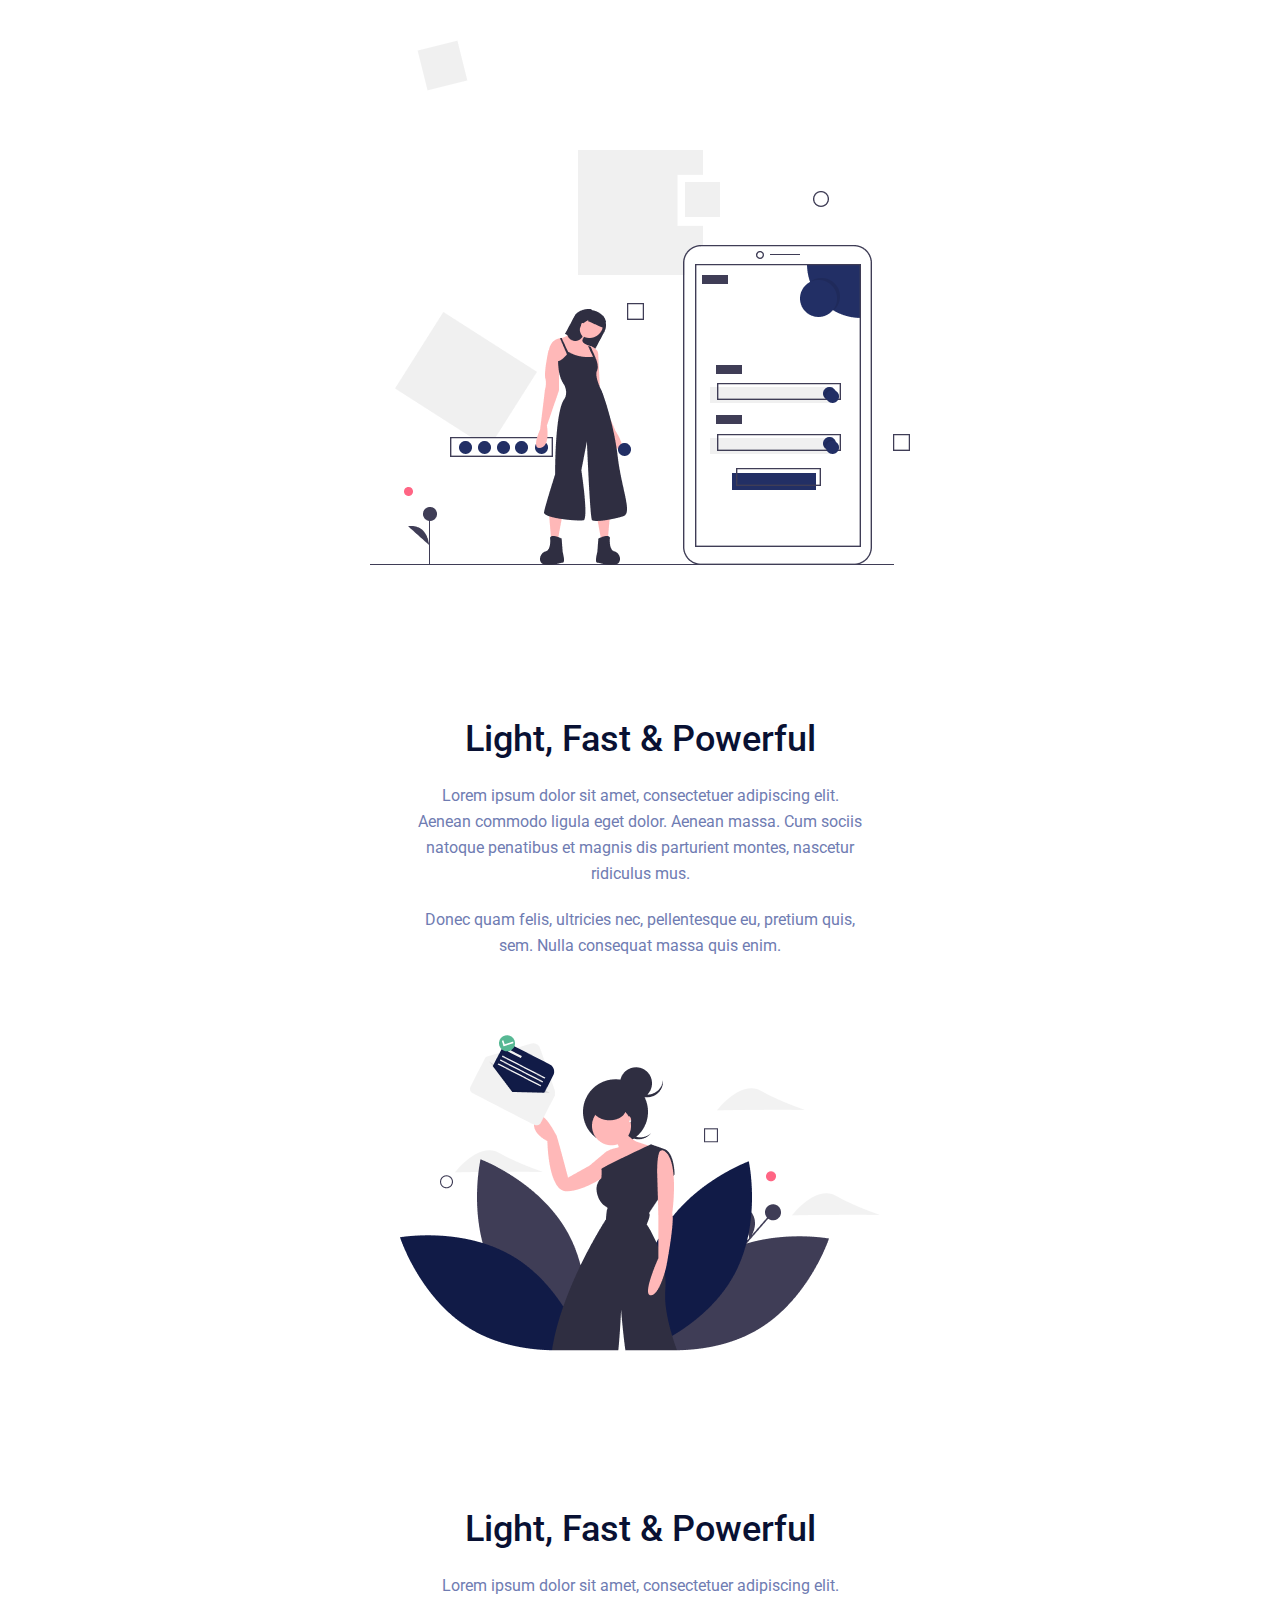
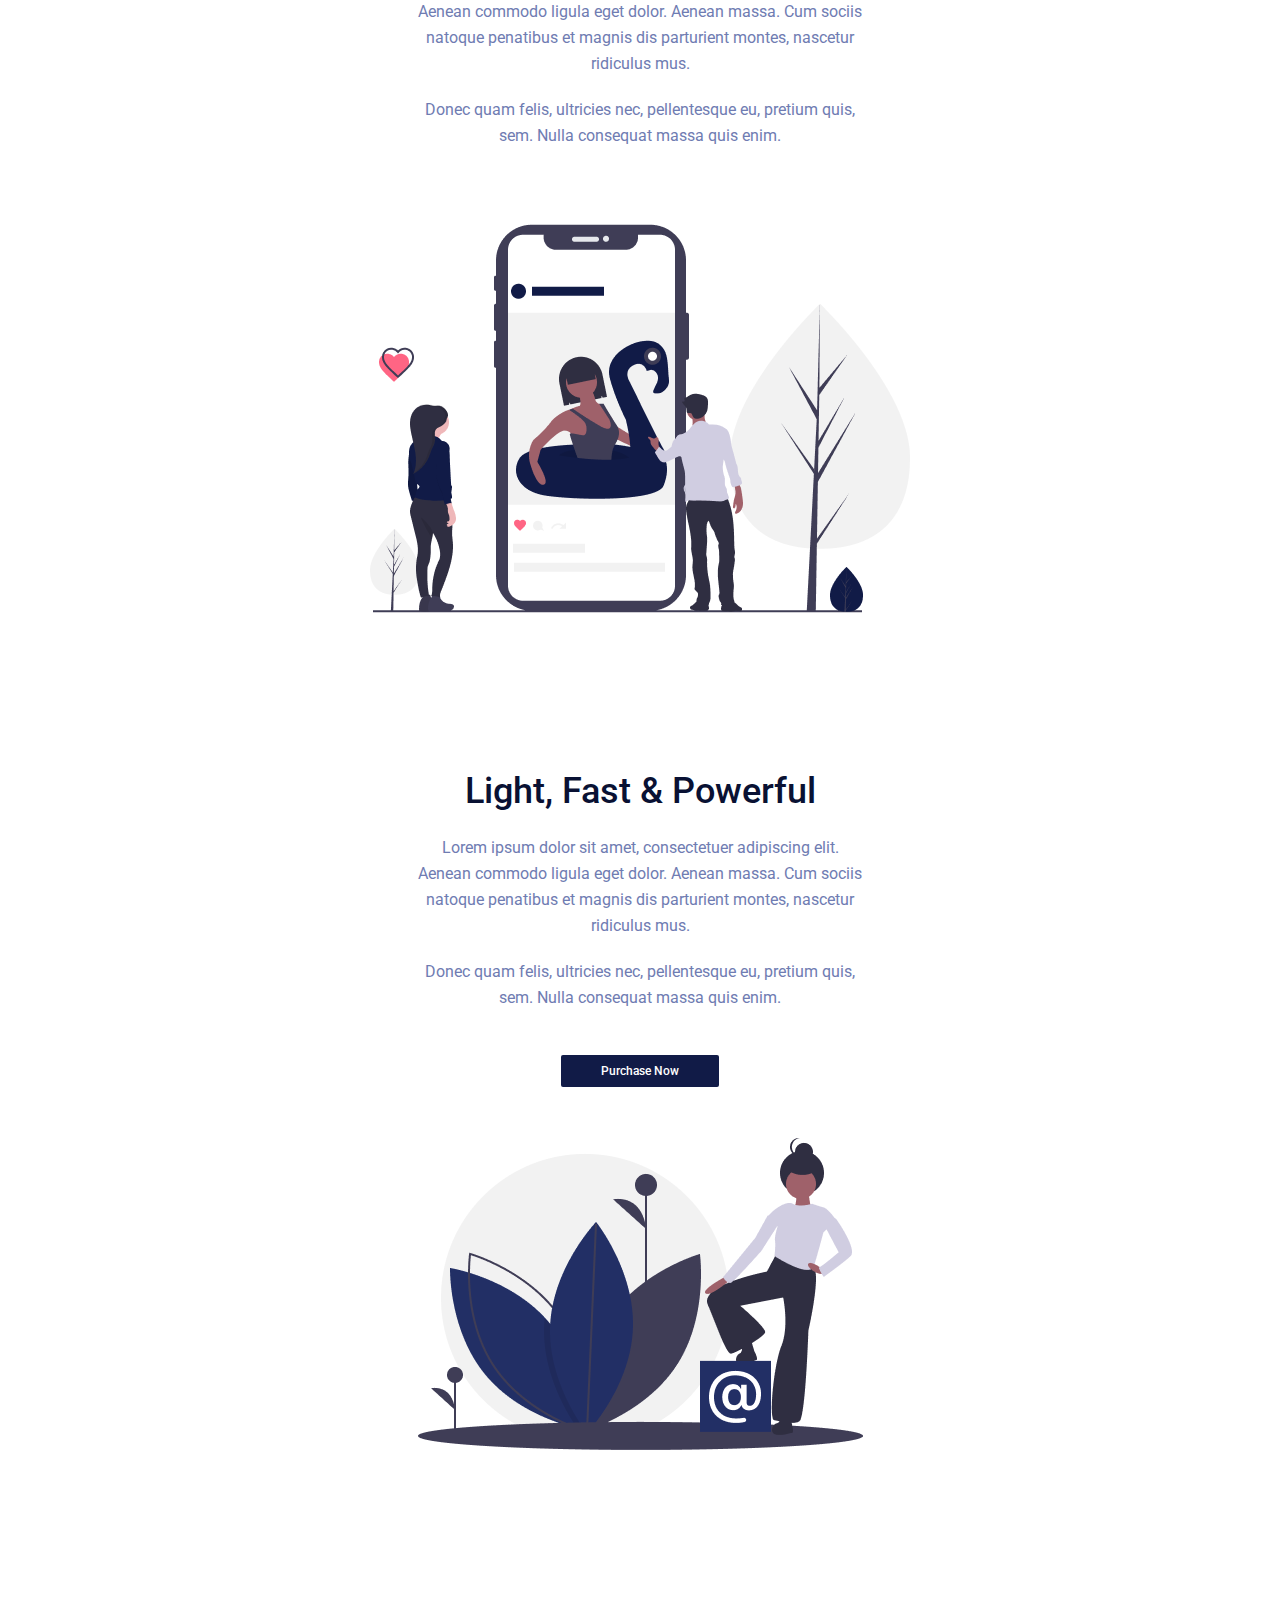
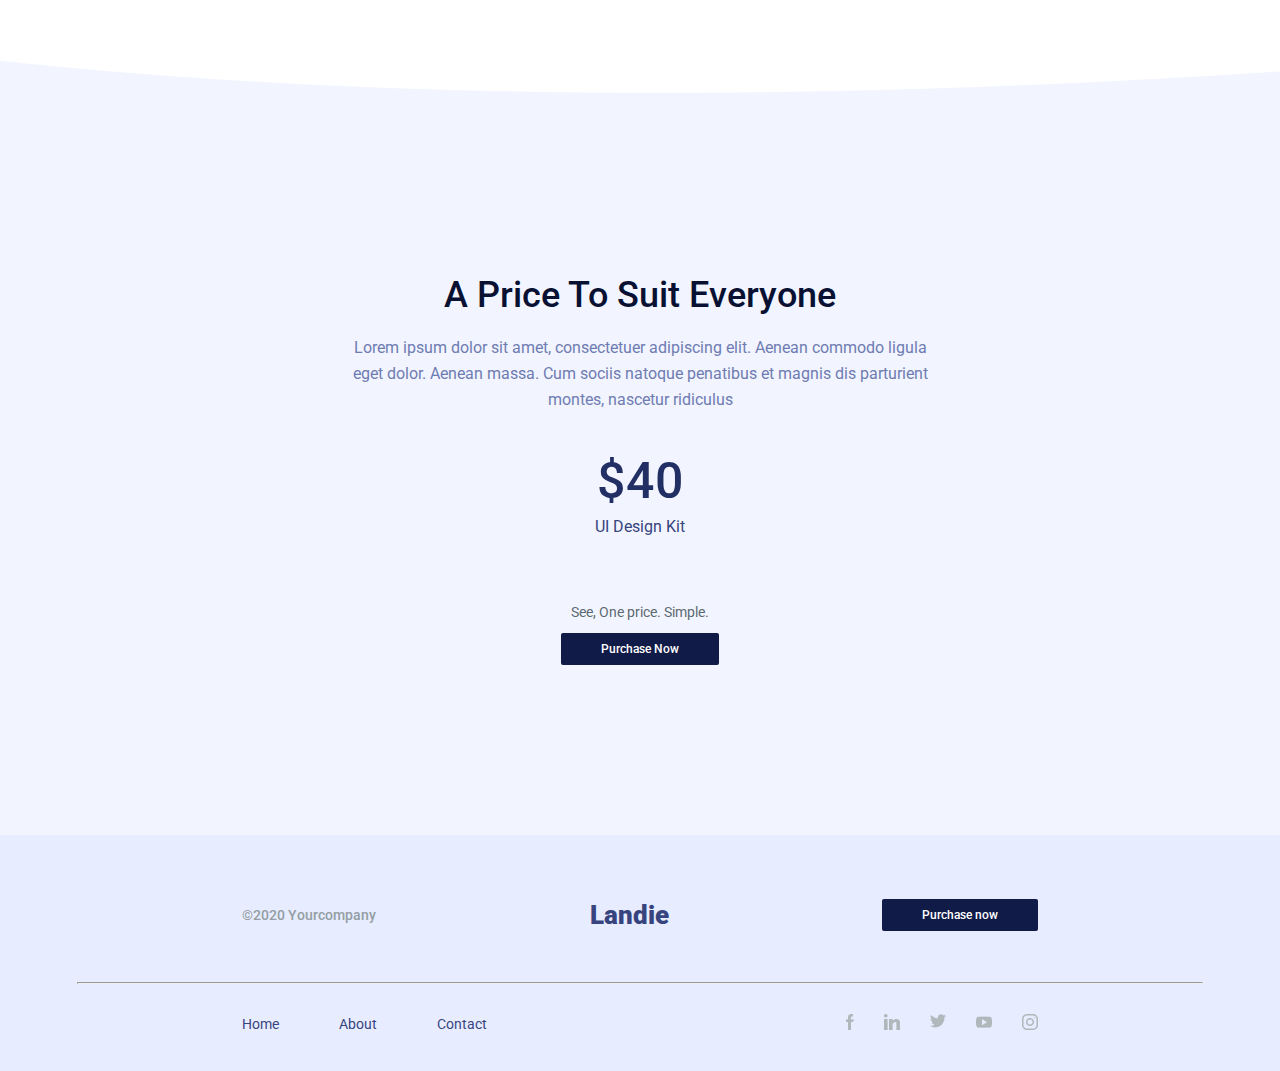
<file: tasks/task12/index.html>
<!DOCTYPE html>
<html lang="en">

<head>
   <meta charset="UTF-8">
   <meta http-equiv="X-UA-Compatible" content="IE=edge">
   <meta name="viewport" content="width=device-width, initial-scale=1.0">
   <link rel="stylesheet" href="source/style.css">
   <title>Task12</title>
</head>

<body>
   <header class="header">
      <div class="container">
         <div class="header_content">
            <nav class="navigator">
               <ul>
                  <li><a href="#">Home</a></li>
                  <li><a href="#">About</a></li>
                  <li><a href="#">Contact</a></li>
               </ul>
            </nav>
            <div class="header_logo_button">
               <h1><a href="#">Landie</a></h1>
               <button>Buy Now</button>
            </div>
         </div>
      </div>
   </header>
   <main>
      <div class="section_1">
         <div class="container">
            <div class="block1_section1">
               <h2>Introduce Your Product Quickly & Effectively</h2>
               <p>Lorem ipsum dolor sit amet, consectetuer adipiscing elit. Aenean commodo ligula eget dolor. Aenean
                  massa. Cum sociis natoque penatibus et magnis dis parturient montes, nascetur ridiculus mus.</p>
               <p>Donec quam felis, ultricies nec, pellentesque eu, pretium quis, sem. Nulla consequat massa quis enim.
               </p>
               <div class="buttons_section1">
                  <button class="purchase">Purchase UI Kit</button>
                  <button class="learnmore">Learn More</button>
               </div>
            </div>
         </div>
      </div>
      <section class="section_2">
         <div class="container">
            <div class="block2_section2">
               <div class="text_section2">
                  <h2>Light, Fast & Powerful</h2>
                  <p>Lorem ipsum dolor sit amet, consectetuer adipiscing elit. Aenean commodo ligula eget dolor. Aenean
                     massa. Cum sociis natoque penatibus et magnis dis parturient montes, nascetur ridiculus mus.</p>
                  <p>Donec quam felis, ultricies nec, pellentesque eu, pretium quis, sem. Nulla consequat massa quis
                     enim.</p>
                  <div class="title_section2">
                     <div class="title_text_1">
                        <img src="./img/title_section2.png" alt="title">
                        <h3>Title Goes Here</h3>
                        <p>Lorem ipsum dolor sit amet, consectetuer adipiscing elit. Aenean commodo ligula eget dolor.
                        </p>
                     </div>
                     <div class="title_text_2">
                        <img src="./img/title_section2.png" alt="title">
                        <h3>Title Goes Here</h3>
                        <p>Lorem ipsum dolor sit amet, consectetuer adipiscing elit. Aenean commodo ligula eget dolor.
                        </p>
                     </div>
                  </div>
               </div>
               <img class="photo_section2" src="./img/photo_section2.png" alt="photo">
            </div>
         </div>
      </section>
      <section class="section_3">
         <div class="container">
            <div class="block3_section3">
               <div class="img_one">
                  <img class="photo1_section3" src="./img/img_one.png" alt="img_one">
               </div>
               <div class="text_one">
                  <h3>Light, Fast & Powerful</h3>
                  <p>Lorem ipsum dolor sit amet, consectetuer adipiscing elit. Aenean commodo ligula eget dolor. Aenean
                     massa. Cum sociis natoque penatibus et magnis dis parturient montes, nascetur ridiculus mus.</p>
                  <p>Donec quam felis, ultricies nec, pellentesque eu, pretium quis, sem. Nulla consequat massa quis
                     enim.</p>
               </div>
            </div>
            <div class="block4_section3">
               <div class="img_two">
                  <img class="photo2_section3" src="./img/img_two.png" alt="img_two">
               </div>
               <div class="text_two">
                  <h3>Light, Fast & Powerful</h3>
                  <p>Lorem ipsum dolor sit amet, consectetuer adipiscing elit. Aenean commodo ligula eget dolor. Aenean
                     massa. Cum sociis natoque penatibus et magnis dis parturient montes, nascetur ridiculus mus.</p>
                  <p>Donec quam felis, ultricies nec, pellentesque eu, pretium quis, sem. Nulla consequat massa quis
                     enim.</p>
               </div>
            </div>
            <div class="block5_section3">
               <div class="img_three">
                  <img class="photo3_section3" src="./img/img_three.png" alt="img_three">
               </div>
               <div class="text_three">
                  <h3>Light, Fast & Powerful</h3>
                  <p>Lorem ipsum dolor sit amet, consectetuer adipiscing elit. Aenean commodo ligula eget dolor. Aenean
                     massa. Cum sociis natoque penatibus et magnis dis parturient montes, nascetur ridiculus mus.</p>
                  <p>Donec quam felis, ultricies nec, pellentesque eu, pretium quis, sem. Nulla consequat massa quis
                     enim.</p>
                  <button>Purchase Now</button>
               </div>
            </div>
         </div>
      </section>
      <section class="section_4">
         <div class="container">
            <div class="block6_section4">
               <div class="title_section4">
                  <h3>A Price To Suit Everyone</h3>
                  <p>Lorem ipsum dolor sit amet, consectetuer adipiscing elit. Aenean commodo ligula eget dolor. Aenean
                     massa. Cum sociis natoque penatibus et magnis dis parturient montes, nascetur ridiculus </p>
               </div>
               <div class="price_section4">
                  <h3>$40</h3>
                  <p>UI Design Kit</p>
               </div>
               <div class="button_section_4">
                  <h3>See, One price. Simple.</h3>
                  <button>Purchase Now</button>
               </div>
            </div>
         </div>
      </section>
   </main>
   <footer>
      <div class="container">
         <div class="footer_block1">
            <p>©2020 Yourcompany</p>
            <h2>Landie</h2>
            <button>Purchase now</button>
         </div>
         <hr>
         <div class="footer_block2">
            <nav class="navigator">
               <ul>
                  <li><a href="#">Home</a></li>
                  <li><a href="#">About</a></li>
                  <li><a href="#">Contact</a></li>
               </ul>
            </nav>
            <div class="icons_footer">
               <a href="#"><img src="./img/facebook.png" alt="facebook"></a>
               <a href="#"><img src="./img/in.png" alt="in"></a>
               <a href="#"><img src="./img/twitter.png" alt="twitte"></a>
               <a href="#"><img src="./img/youtube.png" alt="youtube"></a>
               <a href="#"><img src="./img/instagram.png" alt="instagram"></a>
            </div>
         </div>
      </div>
   </footer>
</body>

</html>
</file>
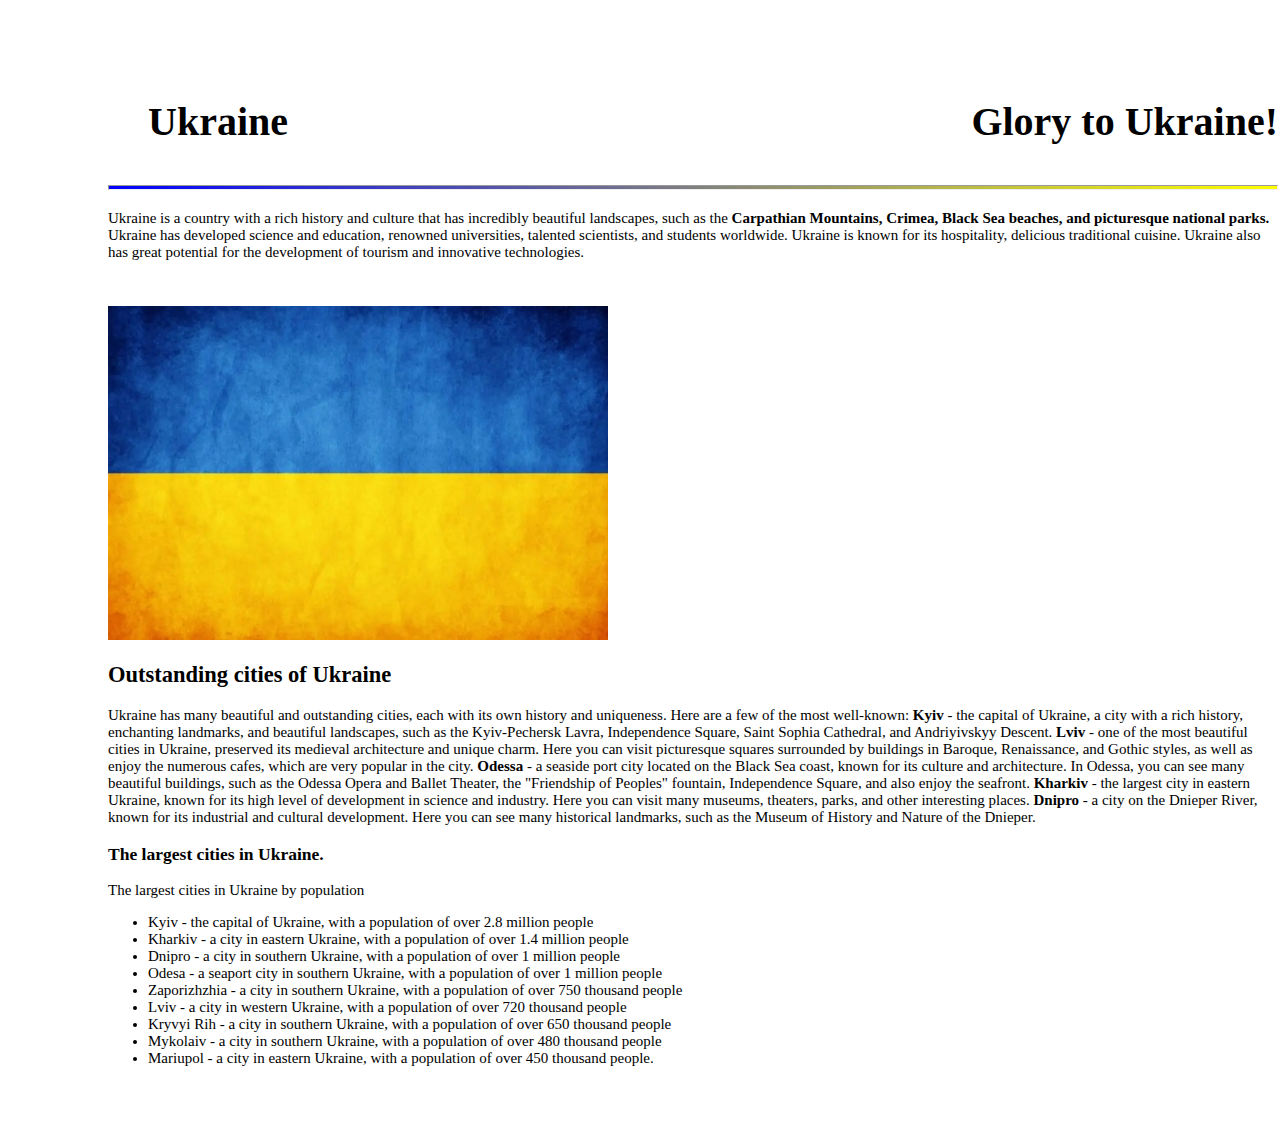
<file: tasks/task2/index.html>
<!DOCTYPE html>
<html lang="en">

<head>
   <meta charset="UTF-8">
   <meta http-equiv="X-UA-Compatible" content="IE=edge">
   <meta name="viewport" content="width=device-width, initial-scale=1.0">
   <meta name="viewport" content="width=1170">
   <link rel="stylesheet" href="style.css">
   <title>Task2</title>
</head>

<body>
   <header>
      <h1>
         <ul class="logo">
            <li>Ukraine</li>
            <li>Glory to Ukraine!</li>
         </ul>
         <hr>
      </h1>
   </header>
   <main>
   <section>
      <p>Ukraine is a country with a rich history and culture that has incredibly beautiful landscapes, such as the
         <strong> Carpathian Mountains, Crimea, Black Sea beaches, and picturesque national parks.</strong> Ukraine has
         developed science and education, renowned universities, talented scientists, and students worldwide. Ukraine is
         known for its hospitality, delicious traditional cuisine. Ukraine also has great potential for the development
         of tourism and innovative technologies.</p>
      <img src="../task2/img/Glory to Ukraine.webp" alt="Glory to Ukraine!">
   </section>
   <section>
      <h2>Outstanding cities of Ukraine</h2>
      <p>Ukraine has many beautiful and outstanding cities, each with its own history and uniqueness. Here are a few of
         the most well-known: <strong> Kyiv</strong> - the capital of Ukraine, a city with a rich history, enchanting
         landmarks, and beautiful landscapes, such as the Kyiv-Pechersk Lavra, Independence Square, Saint Sophia
         Cathedral, and Andriyivskyy Descent. <strong> Lviv</strong> - one of the most beautiful cities in Ukraine,
         preserved its medieval architecture and unique charm. Here you can visit picturesque squares surrounded by
         buildings in Baroque, Renaissance, and Gothic styles, as well as enjoy the numerous cafes, which are very
         popular in the city. <strong> Odessa</strong> - a seaside port city located on the Black Sea coast, known for
         its culture and architecture. In Odessa, you can see many beautiful buildings, such as the Odessa Opera and
         Ballet Theater, the "Friendship of Peoples" fountain, Independence Square, and also enjoy the seafront.
         <strong> Kharkiv</strong> - the largest city in eastern Ukraine, known for its high level of development in
         science and industry. Here you can visit many museums, theaters, parks, and other interesting places. <strong>
            Dnipro</strong> - a city on the Dnieper River, known for its industrial and cultural development. Here you
         can see many historical landmarks, such as the Museum of History and Nature of the Dnieper.</p>
   </section>
   <article>
      <h3>The largest cities in Ukraine.</h3>
      <p>The largest cities in Ukraine by population</p>
      <ul>
         <li>Kyiv - the capital of Ukraine, with a population of over 2.8 million people</li>
         <li>Kharkiv - a city in eastern Ukraine, with a population of over 1.4 million people</li>
         <li>Dnipro - a city in southern Ukraine, with a population of over 1 million people</li>
         <li>Odesa - a seaport city in southern Ukraine, with a population of over 1 million people</li>
         <li>Zaporizhzhia - a city in southern Ukraine, with a population of over 750 thousand people</li>
         <li>Lviv - a city in western Ukraine, with a population of over 720 thousand people</li>
         <li>Kryvyi Rih - a city in southern Ukraine, with a population of over 650 thousand people</li>
         <li>Mykolaiv - a city in southern Ukraine, with a population of over 480 thousand people</li>
         <li>Mariupol - a city in eastern Ukraine, with a population of over 450 thousand people.</li>
      </ul>
   </article>
</main>
</body>

</html>
</file>
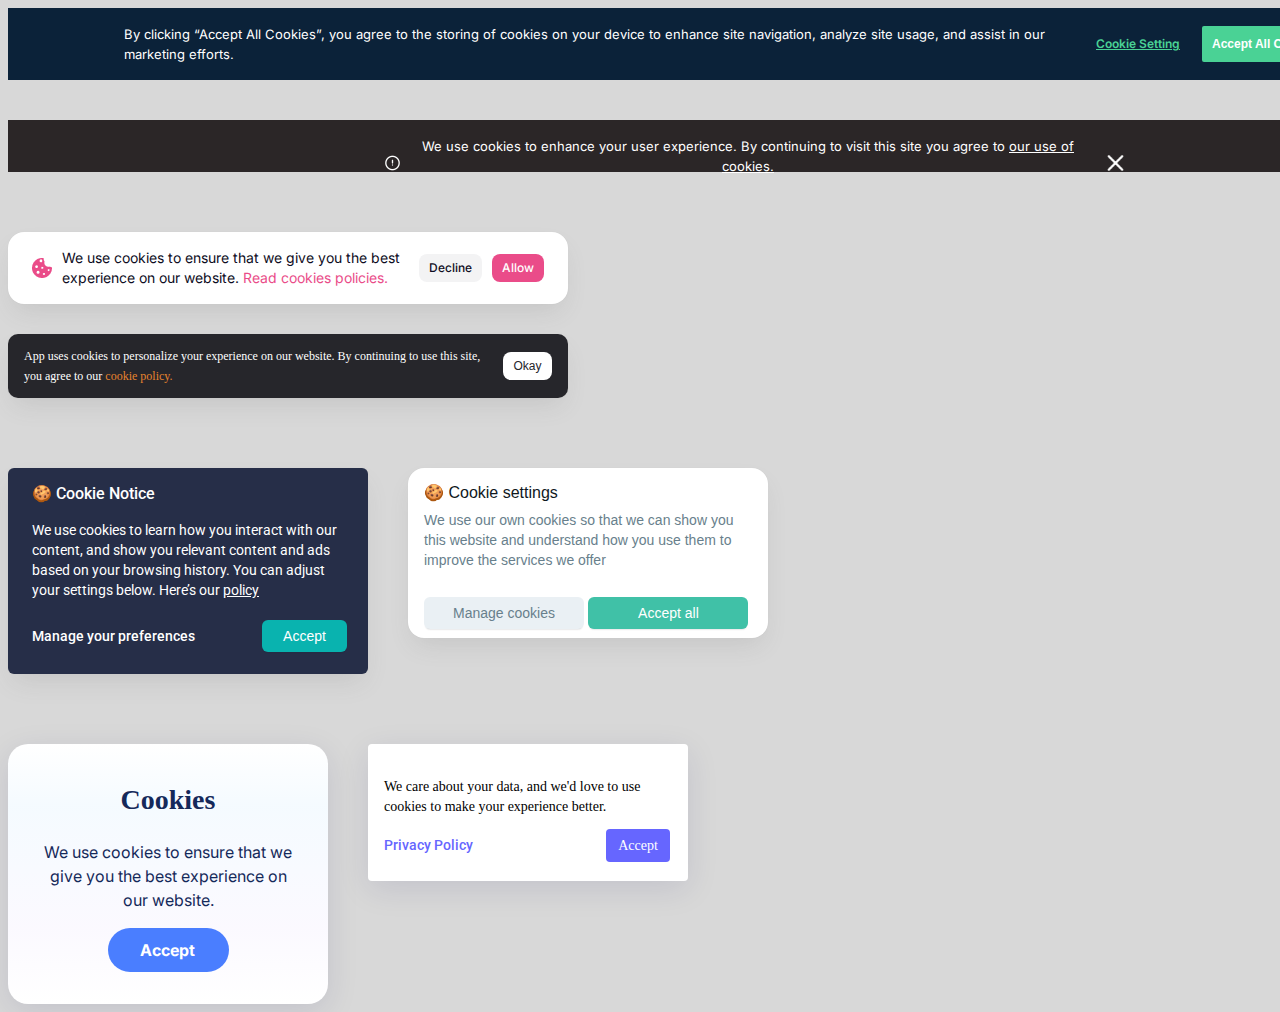
<file: tasks/task3/index.html>
<!DOCTYPE html>
<html lang="en">

<head>
   <meta charset="UTF-8">
   <meta http-equiv="X-UA-Compatible" content="IE=edge">
   <meta name="viewport" content="width=device-width, initial-scale=1.0">


   <link rel="stylesheet" href="style.css">
   <title>task3</title>
</head>

<body>
   <section class="header">
      <p>By clicking “Accept All Cookies”, you agree to the storing of cookies on your device to enhance site
         navigation, analyze site usage, and assist in our marketing efforts.</p>
      <a href="#">Cookie Setting</a>
      <button>Accept All Cookies</button>
   </section>
   <section class="header_2">
      <ul class="nav_2">
         <li class="img_11"><img src="../task3/img/image 11.png" alt="img11"></li>
         <li class="text_one_2">We use cookies to enhance your user experience. By continuing to visit this site you
            agree to <span class="style_text">our use of cookies.</span> </li>
         <li class="img_10"><img src="../task3/img/image 10.png" alt="img10"></li>
      </ul>
   </section>
   <section class="section">
      <img src="../task3/img/Vector.png" alt="Vector">
      <p class="text_one_section">We use cookies to ensure that we give you the best experience on our website. <a href = "#"> Read
         cookies policies.</a> </p>
      <button class="button_section_1">Decline</button>
      <button class="button_section_2">Allow</button>
   </section>
   <section class="section_2">
      <p class="text_two_section">App uses cookies to personalize your experience on our website. By continuing to use
         this site, you agree to our <a href="#"> cookie policy.</a></p>
      <button class="button_section_two">Okay</button>
   </section>
   <div class="section_3">
      <div class="banner1">
         <h3>🍪 Cookie Notice</h3>
         <p>We use cookies to learn how you interact with our content, and show you relevant content and ads based on
            your browsing history. You can adjust your settings below. Here’s our <ins> policy</ins></p>
         <div class="banner">
            <p>Manage your preferences</p>
            <button>Accept</button>
         </div>
      </div>
      <div class="banner2">
         <h3>🍪 Cookie settings</h3>
         <p>We use our own cookies so that we can show you this website and understand how you use them to improve the
            services we offer</p>
         <div class="buttons">
            <button class="banner2_button1">Manage cookies</button>
            <button class="banner2_button2">Accept all</button>
         </div>
      </div>
   </div>
   <div class="banner3">
      <div class="banner_3">
         <h2>Cookies</h2>
         <p>We use cookies to ensure that we give you the best experience on our website.</p>
         <button>Accept</button>
      </div>
      <div class="banner4">
         <p>We care about your data, and we'd love to use cookies to make your experience better.</p>
         <div class="banner_4">
            <a href="#">Privacy Policy</a>
            <button>Accept</button>
         </div>
      </div>
   </div>

</body>

</html>
</file>
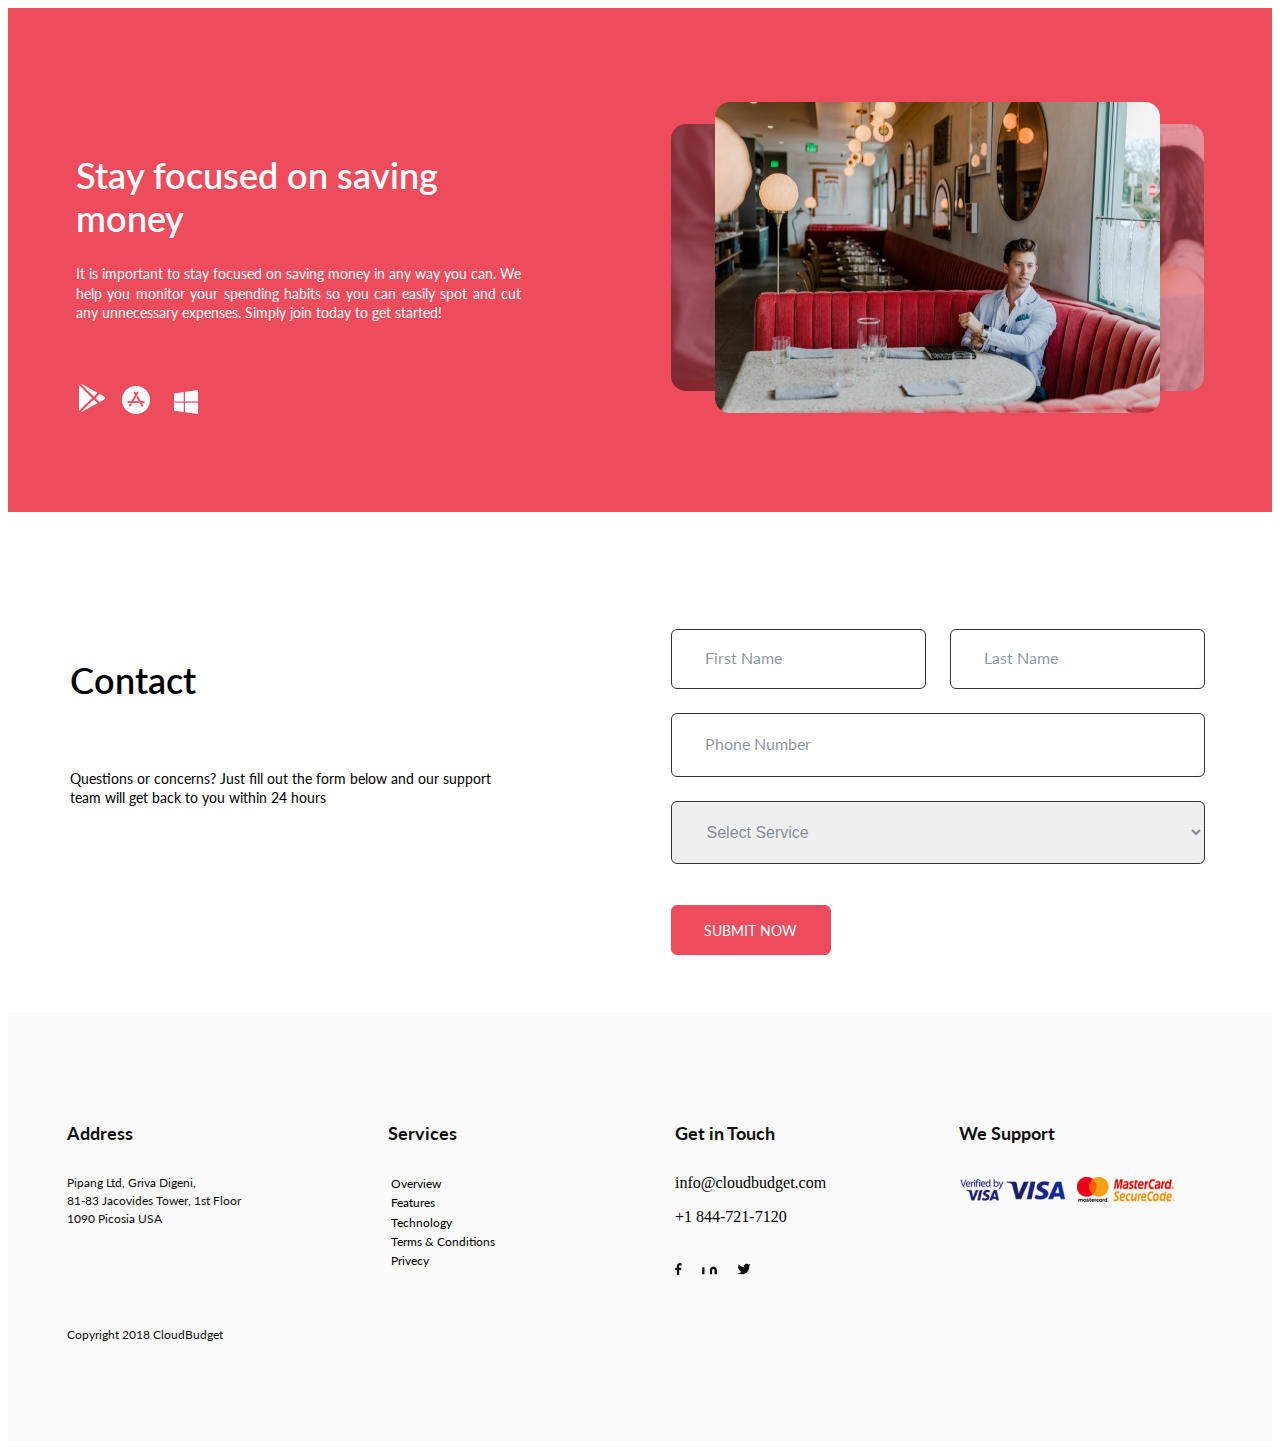
<file: tasks/task4/index.html>
<!DOCTYPE html>
<html lang="en">

<head>
   <meta charset="UTF-8">
   <meta http-equiv="X-UA-Compatible" content="IE=edge">
   <meta name="viewport" content="width=device-width, initial-scale=1.0">
   
   <link rel="stylesheet" href="style.css">
   <title>task4</title>
</head>

<body>
   <main>
      <section class="section_1">
         <div class="block_1">
            <h1>Stay focused on saving money</h1>
            <p>It is important to stay focused on saving money in any way you can. We help you monitor your spending
               habits so you can easily spot and cut any unnecessary expenses. Simply join today to get started!</p>
               <div class="icons">
                  <img id="playstore" src="../task4/img/ion-logo-google-playstore.png" alt="">
                  <img id="appstore" src="../task4/img/Vector_Apps.png" alt="">
                  <img id="windows" src="../task4/img/Vector_Windows.png" alt="">

               </div>
         </div>
         <div class="block_2">
            
            <img class="main" src="../task4/img/Slider.png" alt="main_img">
            
         </div>
      </section>
      <section class="section_2">
         <div class="block_3">
            <h2>Contact</h2>
            <p>Questions or concerns? Just fill out the form below and our support team will get back to you within 24 hours</p>
         </div>
         <div class="forms"> 
         <form action="#">
            <input type="text" name="name" id="name" placeholder="First Name">
            <input type="text" name="name" id="lastName" placeholder="Last Name">
            <input type="text" name="phone" id="phone" placeholder="Phone Number">
            <select id="selection" name="select" required>
               <option value="selection" selected>Select Service</option>
               <option value="lorem">Lorempsum</option>
               <option value="lorem">Loremipsumdasd</option>
               <option value="lorem">Sdsadsad</option>
            </select>
            <button class="submit_button" type="submit">Submit now</button>
         </form>
       </div> 
      </section>
   </main>
   <footer>
      <div class="footerblock_1"> 
          <h5>Address</h5>
          <p>Pipang Ltd, Griva Digeni,<br> 81-83 Jacovides Tower, 1st Floor <br> 1090 Picosia USA</p>
          <p class="bottom_text"> Copyright 2018 CloudBudget</p>
      </div>
      <div class="footerblock_2">
          <h5>Services</h5>
          <ul>
              <li>Overview</li>
              <li>Features</li>
              <li>Technology</li>
              <li>Terms & Conditions</li>
              <li>Privecy</li>
          </ul>
      </div>
      <div class="footerblock_3"> 
          <h5>Get in Touch</h5>
          <p class="foot_p">info@cloudbudget.com</p>
          <p class="foot_p2">+1 844-721-7120</p>
          <img id="img1" src="../task4/img/facebook.png" alt="Our facebook">
          <img src="../task4/img/VectorI.png" alt="link">
          <img id="img2" src="../task4/img/VectorN.png" alt="edin">
          <img src="../task4/img/twitter.png" alt="twitter">
      </div>
      <div class="footerblock_4">
          <h5>We Support</h5>
          <img src="../task4/img/secure-p-1 1.png" alt="Visa MasterCard">
      </div>
  </footer>
</body>

</html>
</file>
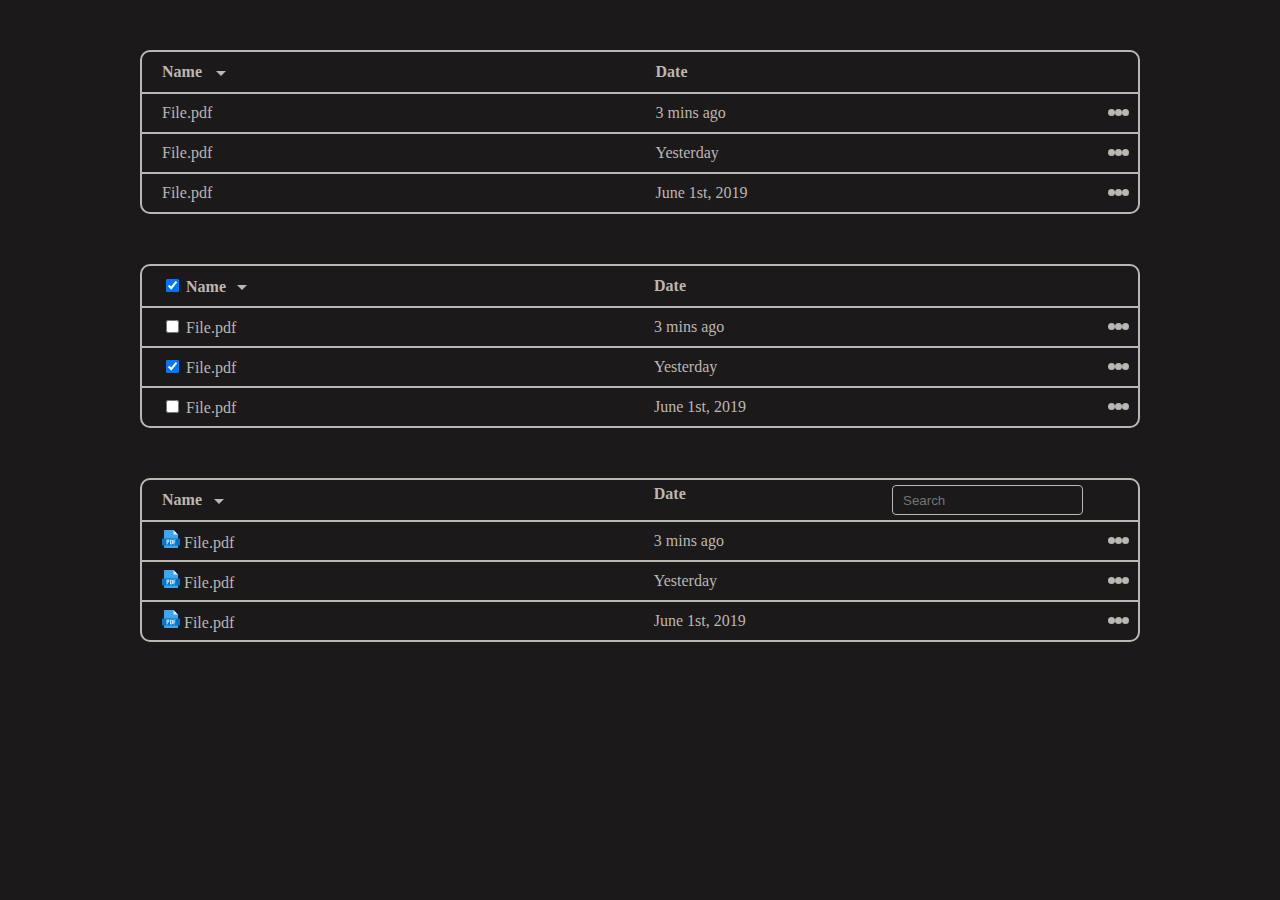
<file: tasks/task5/index.html>
<!DOCTYPE html>
<html lang="en">
<head>
   <meta charset="UTF-8">
   <meta http-equiv="X-UA-Compatible" content="IE=edge">
   <meta name="viewport" content="width=device-width, initial-scale=1.0">
   <link rel="stylesheet" href="style.css">
   <title>Task5</title>
</head>
<body>
   <main>
      <section class="section_1">
         <table>
            <tr>
               <th>Name<div class="trinagle-up"></div> </th>
               <th>Date</th>
            </tr>
            <tr>
               <td>File.pdf</td>
               <td>3 mins ago</td>
               <td class="circle_1" ><div class="circle"></div><div class="circle"></div><div class="circle"></div></td>
            </tr>
            <tr>
               <td>File.pdf</td>
               <td>Yesterday</td>
               <td class="circle_2" ><div class="circle"></div><div class="circle"></div><div class="circle"></div></td>
            </tr>
            <tr>
               <td>File.pdf</td>
               <td>June 1st, 2019</td>
               <td class="circle_3" ><div class="circle"></div><div class="circle"></div><div class="circle"></div></td>
            </tr>
         </table>
      </section>
      <section class="section_2">
         <table>
            <tr>
               <th> <input type="checkbox" checked> Name<div class="trinagle-up_2"></div> </th>
               <th>Date</th>
            </tr>
            <tr>
               <td> <input type="checkbox"> File.pdf</td>
               <td>3 mins ago</td>
               <td class="circle_1" ><div class="circle"></div><div class="circle"></div><div class="circle"></div></td>
            </tr>
            <tr>
               <td> <input type="checkbox" checked> File.pdf</td>
               <td>Yesterday</td>
               <td class="circle_2" ><div class="circle"></div><div class="circle"></div><div class="circle"></div></td>
            </tr>
            <tr>
               <td> <input type="checkbox"> File.pdf</td>
               <td>June 1st, 2019</td>
               <td class="circle_3" ><div class="circle"></div><div class="circle"></div><div class="circle"></div></td>
            </tr>
         </table>
      </section>
      <section class="section_3">
         <table>
            <tr>
               <th>Name<div class="trinagle-up"></div> </th>
               <th>Date <input class="search" type="search" placeholder="Search"> </th>
            </tr>
            <tr>
               <td> <img src="../task5/img/pdf.png" alt="pdf"> File.pdf</td>
               <td>3 mins ago</td>
               <td class="circle_1" ><div class="circle"></div><div class="circle"></div><div class="circle"></div></td>
            </tr>
            <tr>
               <td> <img src="../task5/img/pdf.png" alt="pdf"> File.pdf</td>
               <td>Yesterday</td>
               <td class="circle_2" ><div class="circle"></div><div class="circle"></div><div class="circle"></div></td>
            </tr>
            <tr>
               <td> <img src="../task5/img/pdf.png" alt="pdf"> File.pdf</td>
               <td>June 1st, 2019</td>
               <td class="circle_3" ><div class="circle"></div><div class="circle"></div><div class="circle"></div></td>
            </tr>
         </table>
      </section>
   </main>
</body>
</html>
</file>
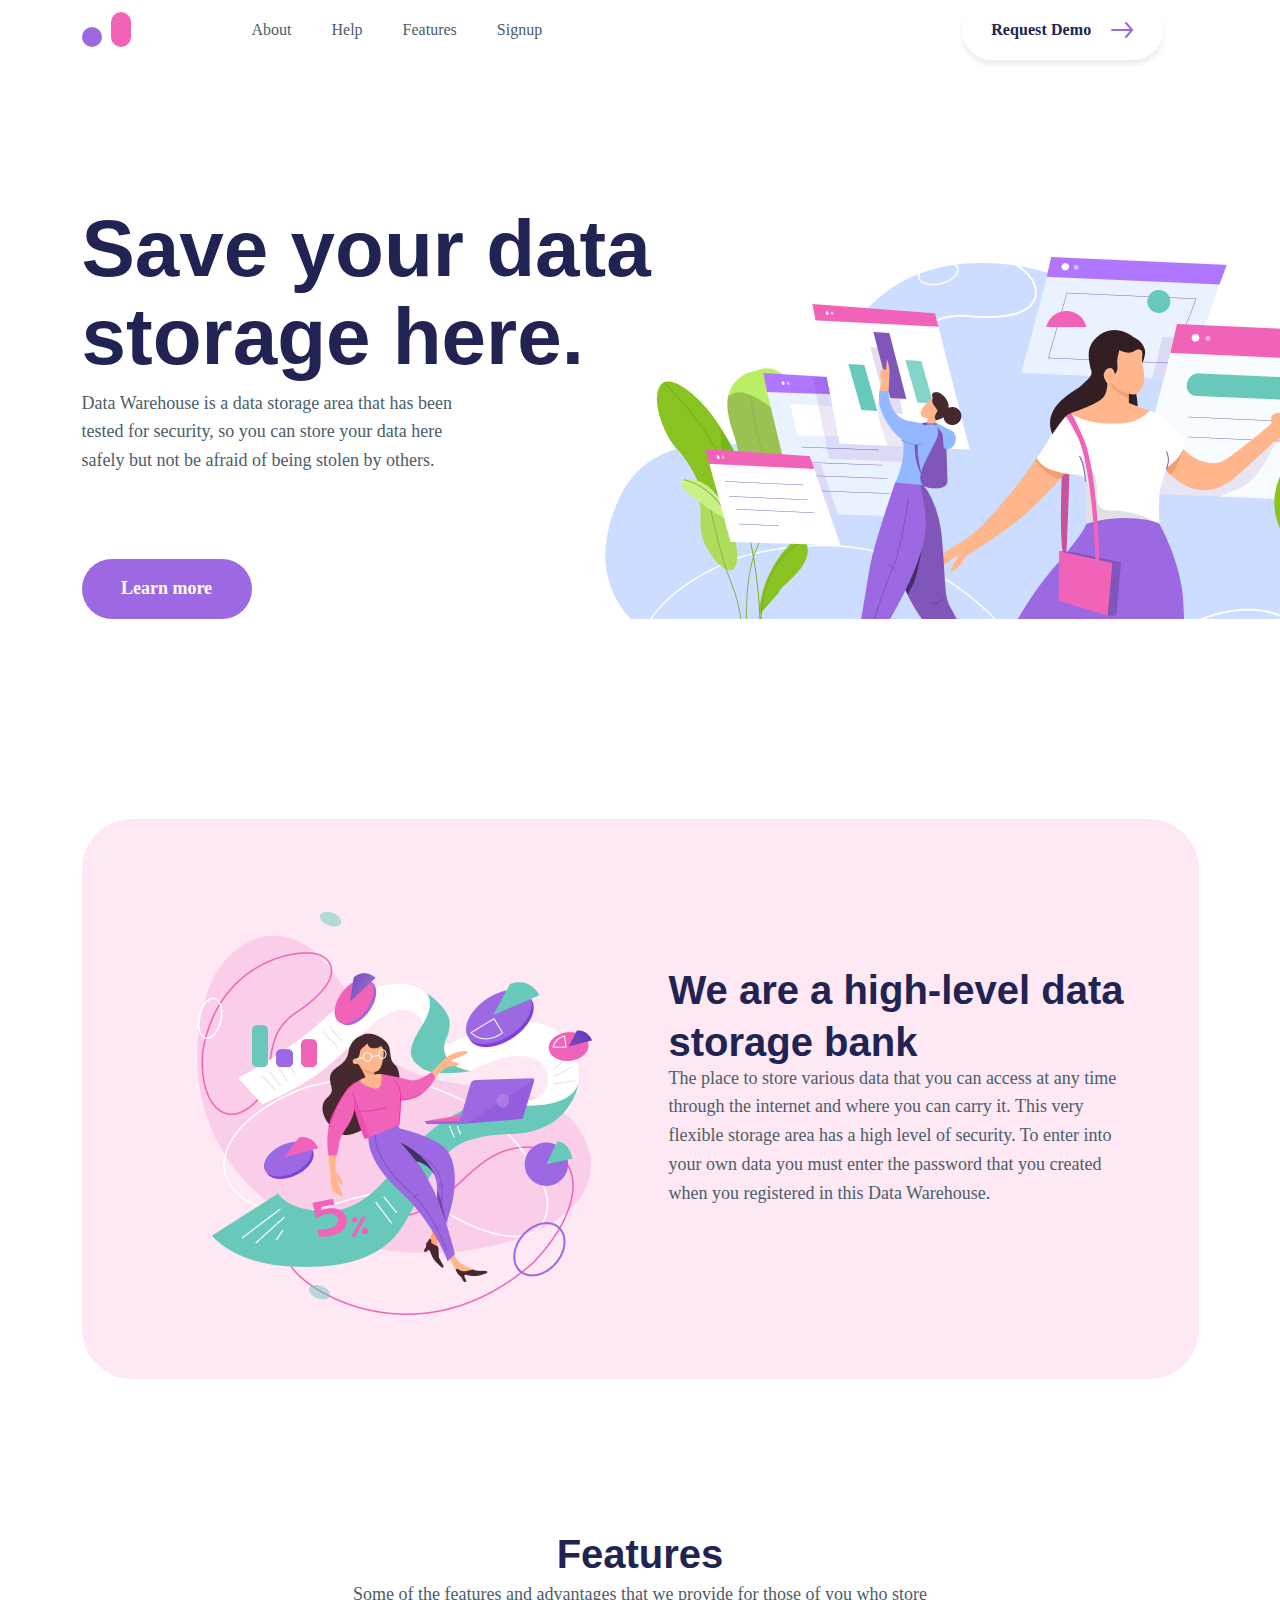
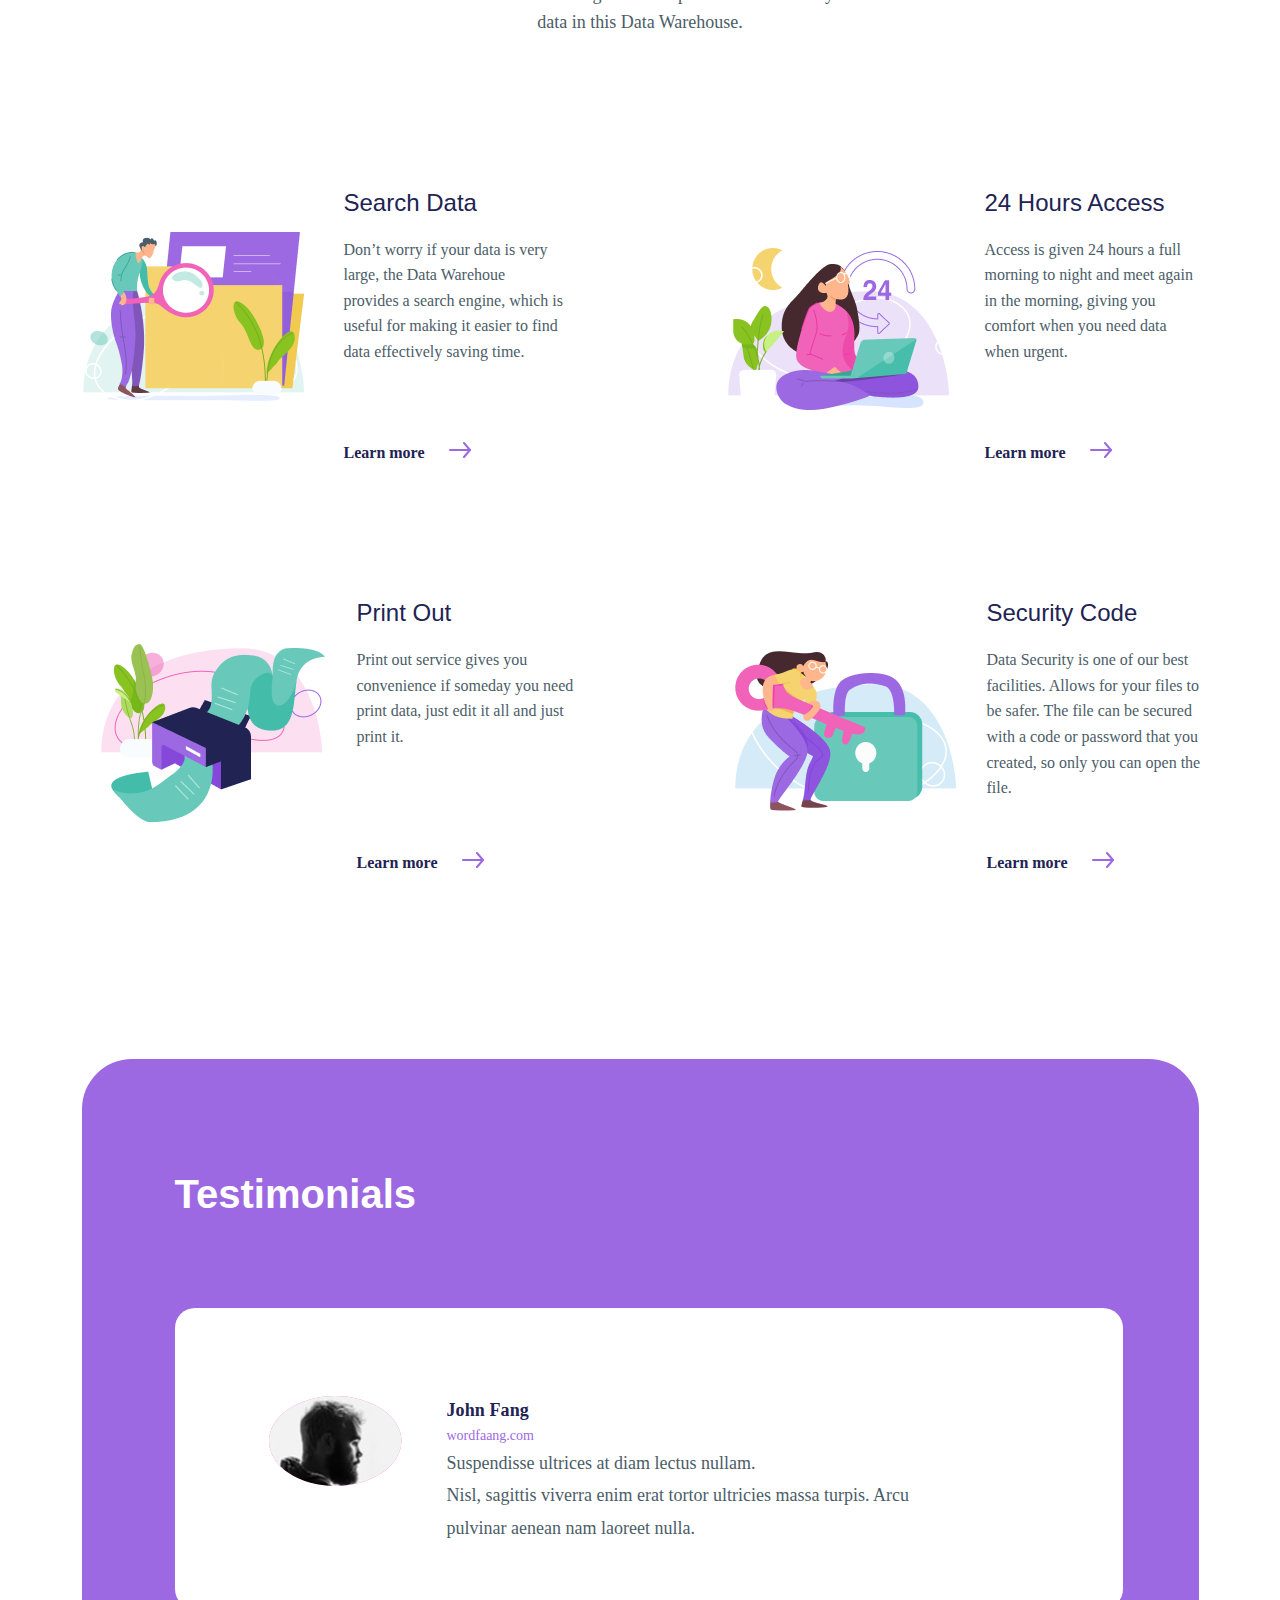
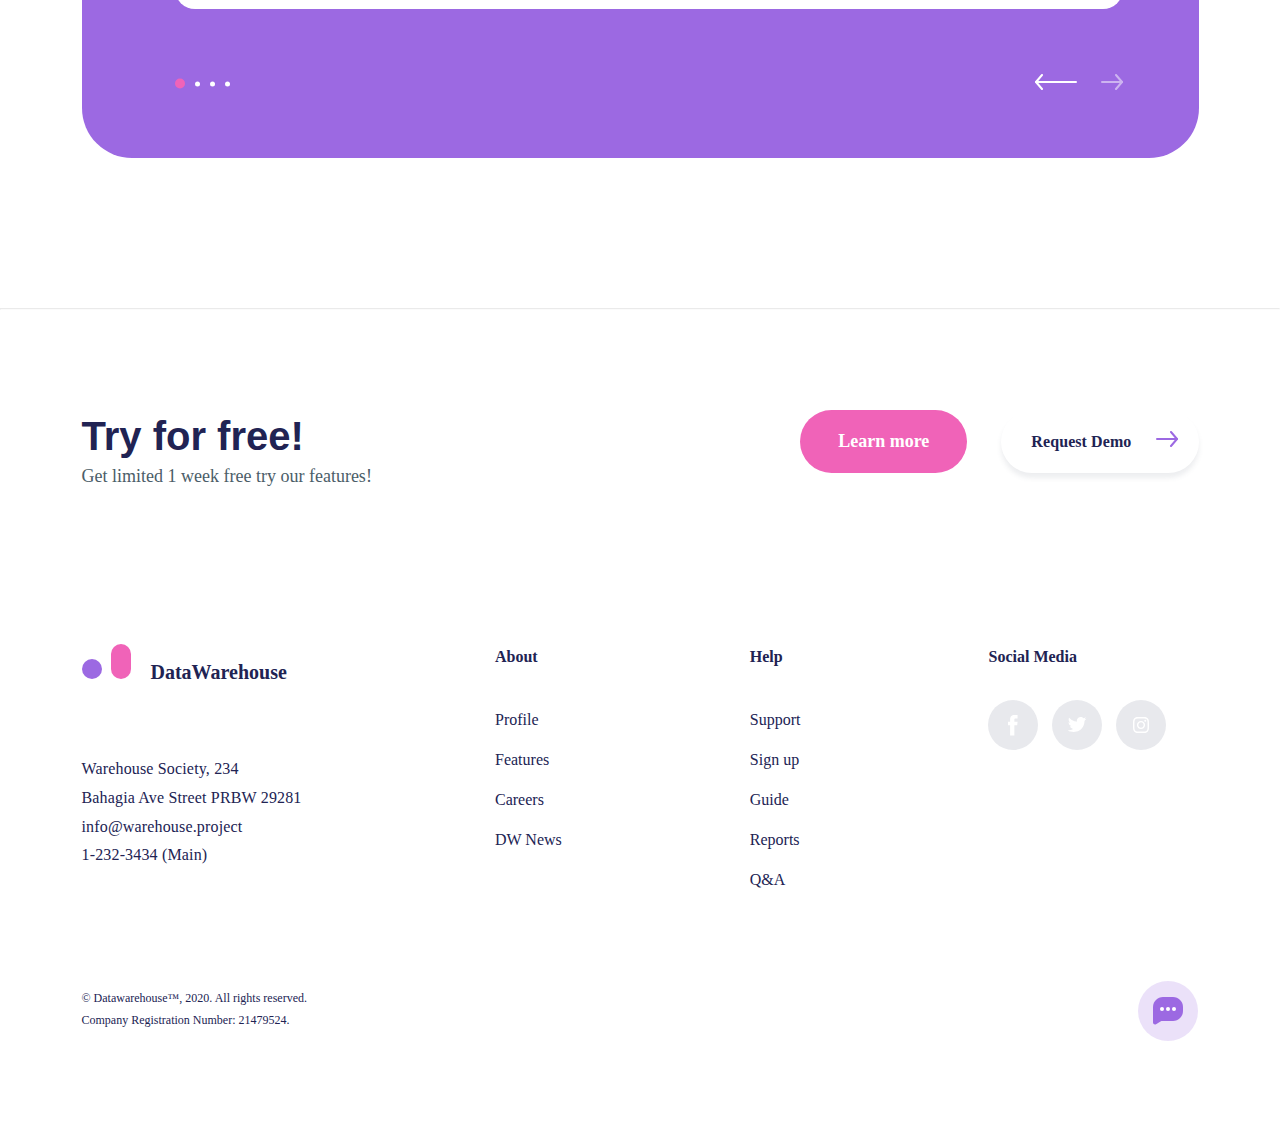
<file: tasks/task6/index.html>
<!DOCTYPE html>
<html lang="en">

<head>
   <meta charset="UTF-8">
   <meta http-equiv="X-UA-Compatible" content="IE=edge">
   <meta name="viewport" content="width=device-width, initial-scale=1.0">
   <link rel="stylesheet" href="style.css">
   <title>Task6</title>
</head>

<body>

   <header>
      <div class="wrapper">
         <div class="content">
            <svg width="49" height="35" viewBox="0 0 49 35" fill="none" xmlns="http://www.w3.org/2000/svg">
               <rect y="15" width="20" height="20" rx="10" fill="#9C69E2" />
               <rect x="29" width="20" height="35" rx="10" fill="#F063B8" />
            </svg>
            <nav class="navigator_main">
               <ul>
                  <li><a href="#">About</a></li>
                  <li><a href="#">Help</a></li>
                  <li><a href="#">Features</a></li>
                  <li><a href="#">Signup</a></li>
               </ul>
            </nav>
            <button>Request Demo  <img src="../task6/img/Group 56.svg" alt="requestphoto"> </button>
         </div>
      </div>










      <!-- <div class="wrapper">
         <nav class="navigator">
            <ul class="nav_1">
               <li><img class="photo_logo" src="../task6/img/Logo (1).svg" alt="logo"></li>
               <li class="logo_about">About</li>
               <li class="logo_help">Help</li>
               <li class="logo_features">Features</li>
               <li class="logo_signup">Signup</li>
               <li class="button_1"> <button class="button1_2">Request Demo <span><img src="../task6/img/Group 56.svg"
                           alt="requestphoto"></span> </button> </li>
            </ul>
         </nav>
      </div> -->
   </header>
   <main>

      <section class="section_1">
         <div class="wrapper">
            <div class="section1_class">
               <div class="headline">
                  <h1>Save your data storage here.</h1>
                  <p>Data Warehouse is a data storage area that has been
                     tested for security, so you can store your data here
                     safely but not be afraid of being stolen by others.</p>
                  <button>Learn more</button>
               </div>
               <!-- <div class="image1">
                  <img src="../task6/img/image1 1.svg" alt="photo1">
               </div> -->
            </div>
         </div>
      </section>
      <section class="section2">
         <div class="wrapper">
            <div class="section_2">
               <div class="photo_section2"><img src="../task6/img/image2.svg" alt="photo"></div>
               <div class="block_2">
                  <h2>We are a high-level
                     data
                     storage bank</h2>
                  <p>The place to store various data that you can access at any time through the internet and where you
                     can
                     carry it.
                     This very flexible storage area has a high level of security. To enter into your own data you must
                     enter the password that you created when you registered in this Data Warehouse. </p>
               </div>
            </div>
         </div>
      </section>
      <section class="section3">
         <div class="wrapper">
            <div class="section_3">
               <h3>Features</h3>
               <p>Some of the features and advantages that we provide for those of you who store data in this Data
                  Warehouse.</p>
            </div>
         </div>
      </section>

      <section class="section4">
         <div class="wrapper">
            <div class="section_4">
               <div class="blocks_section_4">
                  <div class="search_data_photo"><img src="../task6/img/search_data.svg" alt="searchphoto">
                  </div>
                  <div class="section_data">
                     <h3>Search Data</h3>
                     <p>Don’t worry if your data is very large, the Data Warehoue provides a search engine, which is
                        useful
                        for making it easier to find data effectively saving time.</p>
                     <a href="#">Learn more <img class="arrow" src="../task6/img/Group 56.svg" alt="arrow"></a>
                  </div>
                  <div class="hours_access_photo"><img src="../task6/img/hours_access.svg" alt="hoursaccessphoto">
                  </div>
                  <div class="hours_access">
                     <h3>24 Hours Access</h3>
                     <p>Access is given 24 hours a full morning to night and
                        meet again in the morning, giving you comfort when
                        you need data when urgent.</p>
                     <a href="#">Learn more <img class="arrow" src="../task6/img/Group 56.svg" alt="arrow"></a>
                  </div>
               </div>
               <div class="block_section4_2">
                  <div class="print_out_photo"><img src="../task6/img/print_out.svg" alt="print_out_photo">
                  </div>
                  <div class="print_out">
                     <h3>Print Out</h3>
                     <p>Print out service gives you convenience if someday
                        you need print data, just edit it all and just print it.</p>
                     <a href="#">Learn more <img class="arrow" src="../task6/img/Group 56.svg" alt="arrow"></a>
                  </div>
                  <div class="security_code_photo"><img src="../task6/img/security_code.svg" alt="securitycodephoto">
                  </div>
                  <div class="security_code">
                     <h3>Security Code</h3>
                     <p>Data Security is one of our best facilities. Allows for your files
                        to be safer. The file can be secured with a code or password that
                        you created, so only you can open the file.</p>
                     <a href="#">Learn more <img class="arrow" src="../task6/img/Group 56.svg" alt="arrow"></a>
                  </div>
               </div>
            </div>
         </div>
      </section>
      <section class="section5">
         <div class="section_5">
            <div class="wrapper">
               <div class="background_purple">
                  <h3>Testimonials</h3>
                  <div class="mini_wrapper">
                     <div class="john_img"><img src="../task6/img/johnimg.svg" alt="johnphoto"></div>
                     <div class="john_text">
                        <h4>John Fang </h4>
                        <a href="#">wordfaang.com</a>
                        <p>Suspendisse ultrices at diam lectus nullam. <br>
                           Nisl, sagittis viverra enim erat tortor ultricies massa turpis. Arcu <br> pulvinar aenean nam
                           laoreet nulla.</p>
                     </div>

                  </div>
                  <div class="icons">
                     <img src="../task6/img/slide.svg" alt="slide">
                     <div class="icons_2">
                        <img src="../task6/img/arrow_left.svg" alt="">
                        <img class="arrow_right" src="../task6/img/arrow_right.svg" alt="arrow">
                     </div>
                  </div>
               </div>
            </div>
         </div>
      </section>
   </main>
   <footer>
      <hr>
      <div class="wrapper">
         <div class="footer_1">
            <div class="footer_block1">
               <h3>Try for free!</h3>
               <p>Get limited 1 week free try our features!</p>
            </div>
            <div class="footer_block2">
               <button class="footer_button1">Learn more</button>
               <button class="footer_button2">Request Demo <img src="../task6/img/Group 56.svg" alt="arrow"> </button>
            </div>
         </div>
         <div class="footer_2">
            <div class="column_1">
               <h3><img src="../task6/img/Logo (1).svg" alt="logo">DataWarehouse</h3>
               <p class="first_paragraph">Warehouse Society, 234 <br>

                  Bahagia Ave Street
                  PRBW 29281
               </p>
               <a href="#">info@warehouse.project</a>
               <br>
               <a href="#">1-232-3434 (Main)</a>
               <p class="second_paragraph">© Datawarehouse™, 2020. All rights reserved. <br>
                  Company Registration Number: 21479524.</p>
            </div>
            <div class="column_2">
               <h3>About</h3>
               <ul class="column2_ul">
                  <li>Profile</li>
                  <li>Features</li>
                  <li>Careers</li>
                  <li>DW News</li>
               </ul>
            </div>
            <div class="column_3">
               <h3>Help</h3>
               <ul class="column3_ul">
                  <li>Support</li>
                  <li>Sign up</li>
                  <li>Guide</li>
                  <li>Reports</li>
                  <li>Q&A</li>
               </ul>
            </div>
            <div class="column_4">
               <h3>Social Media</h3>
               <img style="margin-top: 30px;" src="../task6/img/SM.svg" alt="socialmedia">
               <div><img class="footer_photo" src="../task6/img/Group 64.svg" alt="message"></div>
            </div>
         </div>
      </div>
   </footer>

</body>

</html>
</file>
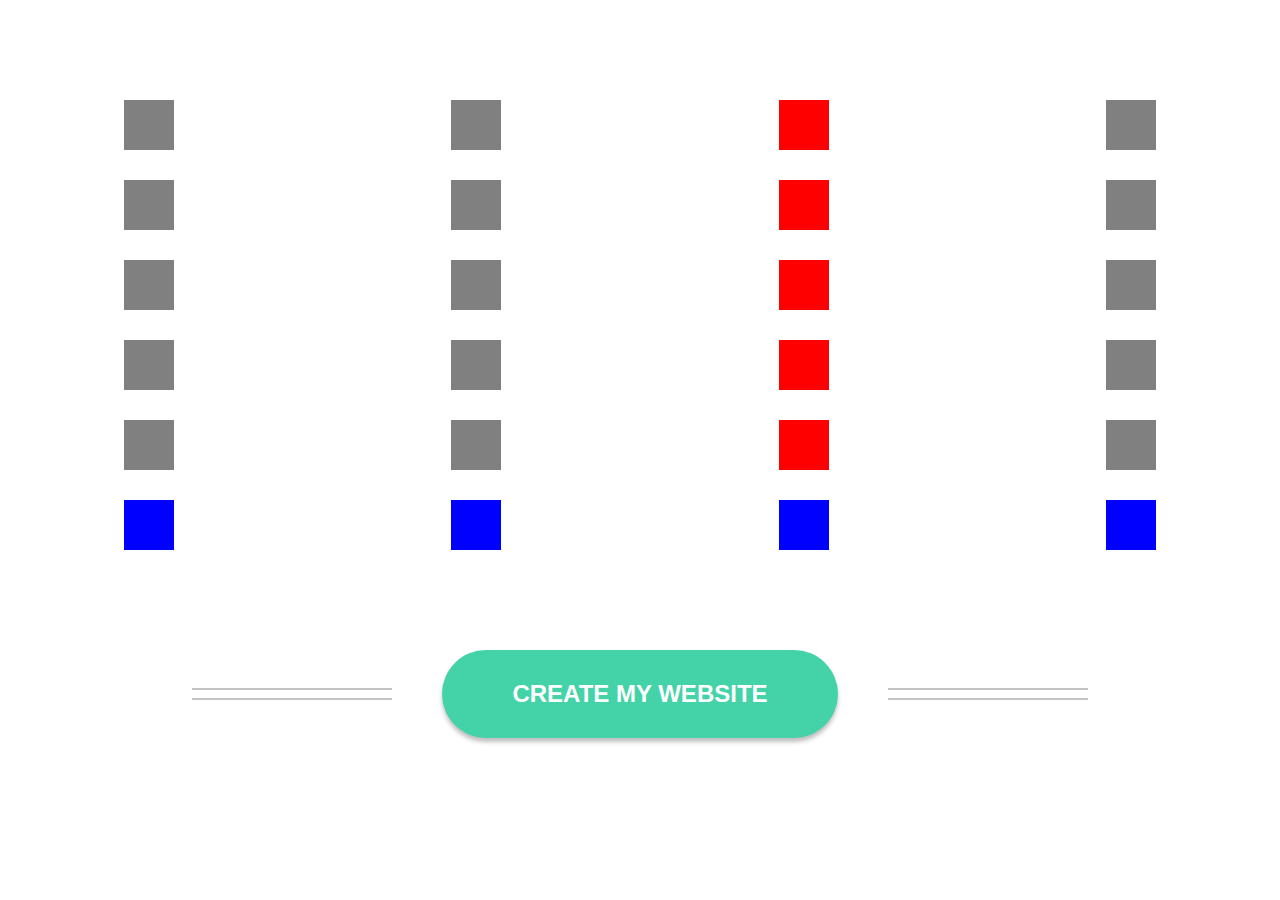
<file: tasks/task8/index.html>
<!DOCTYPE html>
<html lang="en">

<head>
   <meta charset="UTF-8">
   <meta http-equiv="X-UA-Compatible" content="IE=edge">
   <meta name="viewport" content="width=device-width, initial-scale=1.0">
   <link rel="stylesheet" href="style.css">
   <title>Task8</title>
</head>

<body>
   <div class="blocks_container">
      <div class="block"></div>
      <div class="block"></div>
      <div class="block"></div>
      <div class="block"></div>
      <div class="block"></div>
      <div class="block"></div>
      <div class="block"></div>
      <div class="block"></div>
      <div class="block"></div>
      <div class="block"></div>
      <div class="block"></div>
      <div class="block"></div>
      <div class="block"></div>
      <div class="block"></div>
      <div class="block"></div>
      <div class="block"></div>
      <div class="block"></div>
      <div class="block"></div>
      <div class="block"></div>
      <div class="block"></div>
      <div class="block"></div>
      <div class="block"></div>
      <div class="block"></div>
      <div class="block"></div>
   </div>
   <button>CREATE MY WEBSITE</button>
</body>

</html>
</file>
<file: style.css>
body{
   font-size: 20px;
   background-color: silver;
   min-width: 1170px;

   padding: 50px 150px 50px 100px;
 }
 
 h1{
   text-align: center;
 }

 .task{
   font-size: 30px;
 }
 
 li:nth-child(1n){
   margin-top: 35px;
   
};

a:link,
a:visited,
a:focus {
  background: palegoldenrod;
  color: black;
}
</file>
<file: task2/style.css>
body {
   min-width: 1170px;

   padding: 50px 150px 50px 100px;
   font-size: 15px;



}



.logo {
   display: flex;
   flex-direction: row;
   flex-wrap: nowrap;
   justify-content: space-between;
   font-size: 40px;

}


.logo li {
   list-style-type: none;
}

hr {
   height: 3px;
   background-image: linear-gradient(to right, blue, yellow);
}
img{
   width: 500px;
   margin-top: 30px;
}
</file>
<file: task2/task1/style.css>
body{
   font-size: 20px;
   background-color: silver;
 }
 
 li:nth-child(1n){
    margin-top: 35px;
    font-size: 20px;
 };
</file>
<file: tasks/Final Homework /source/style.css>
@import url("https://fonts.googleapis.com/css2?family=Major+Mono+Display&display=swap");
@import url("https://fonts.cdnfonts.com/css/playfair-display");
@import url("https://fonts.googleapis.com/css2?family=Poppins:wght@300;700&display=swap");
html, body, div, span, applet, object, iframe,
h1, h2, h3, h4, h5, h6, p, blockquote, pre,
a, abbr, acronym, address, big, cite, code,
del, dfn, em, img, ins, kbd, q, s, samp,
small, strike, strong, sub, sup, tt, var,
b, u, i, center,
dl, dt, dd, ol, ul, li,
fieldset, form, label, legend,
table, caption, tbody, tfoot, thead, tr, th, td,
article, aside, canvas, details, embed,
figure, figcaption, footer, header, hgroup,
menu, nav, output, ruby, section, summary,
time, mark, audio, video {
  margin: 0;
  padding: 0;
  border: 0;
  font-size: 100%;
  font: inherit;
  vertical-align: baseline;
}

article, aside, details, figcaption, figure,
footer, header, hgroup, menu, nav, section {
  display: block;
}

.section_1 {
  background: -webkit-gradient(linear, left bottom, left top, color-stop(10%, rgba(10, 30, 39, 0.56)), to(rgba(10, 30, 39, 0))), url(../img/mainBackground.png) center no-repeat;
  background: linear-gradient(0deg, rgba(10, 30, 39, 0.56) 10%, rgba(10, 30, 39, 0)), url(../img/mainBackground.png) center no-repeat;
  background-size: 100%;
}

.container_1 {
  max-width: 1440px;
  margin: 0 auto;
}

.title {
  font-family: "Major Mono Display";
  font-style: normal;
  font-weight: 400;
  font-size: 32px;
  line-height: 34px;
  color: #FFFFFF;
  padding: 30px 0 188px 92px;
}

.block1_section1 {
  padding: 0 0 186px 92px;
  max-width: 470px;
}
.block1_section1 h2 {
  font-family: "Playfair Display";
  font-style: normal;
  font-weight: 400;
  font-size: 100px;
  line-height: 100px;
  color: #FFFFFF;
}
.block1_section1 span {
  font-family: "Poppins";
  font-style: normal;
  font-weight: 700;
  font-size: 20px;
  line-height: 22px;
  letter-spacing: 0.24em;
  color: #D3BA74;
}
.block1_section1 p {
  font-family: "Poppins";
  font-style: normal;
  font-weight: 300;
  font-size: 16px;
  line-height: 24px;
  color: rgba(255, 255, 255, 0.8);
  padding: 40px 0;
}
.block1_section1 button {
  font-family: "Poppins", sans-serif;
  font-style: 12px;
  line-height: 18px;
  font-weight: 400;
  text-transform: uppercase;
  max-width: 100px;
  width: 100%;
  padding: 10px 0;
  background: rgba(0, 0, 0, 0);
  border: 1px solid #fff;
  border-radius: 4px;
  color: #fff;
  -webkit-transition: all 0.5s;
  transition: all 0.5s;
}
.block1_section1 button:hover {
  background: #fff;
  color: #0a1e27;
}

.section_2 {
  background: #0c171f;
}

.blocks_section2 {
  display: -webkit-box;
  display: -ms-flexbox;
  display: flex;
  gap: 20px;
  padding-top: 100px;
}

.under_number01 {
  font-family: "Poppins";
  font-style: normal;
  font-weight: 600;
  font-size: 180px;
  line-height: 150%;
  color: rgba(255, 255, 255, 0.13);
  position: absolute;
  margin-left: 93px;
}

.block1_section2 {
  max-width: 565px;
  margin: 150px 0 0 250px;
}
.block1_section2 span {
  font-family: "Poppins";
  font-style: normal;
  font-weight: 700;
  font-size: 14px;
  line-height: 22px;
  letter-spacing: 0.24em;
  color: #D3BA74;
}
.block1_section2 span::before {
  content: "";
  width: 51px;
  height: 2px;
  background: #d3ba74;
  display: inline-block;
  margin: 0px 6px 5px 0;
  position: relative;
}
.block1_section2 h2 {
  font-family: "Playfair Display";
  font-style: normal;
  font-weight: 400;
  font-size: 70px;
  line-height: 70px;
  color: #FFFFFF;
  margin-bottom: 20px;
}
.block1_section2 p {
  font-family: "Poppins";
  font-style: normal;
  font-weight: 300;
  font-size: 16px;
  line-height: 24px;
  color: rgba(255, 255, 255, 0.8);
}

.grid_section2 {
  display: -ms-grid;
  display: grid;
  -ms-grid-columns: 1fr 20px 1fr 20px 1fr 20px 1fr;
  grid-template-columns: repeat(4, 1fr);
  grid-column-gap: 20px;
  margin: 64px 92px 0 92px;
}
</file>
<file: tasks/task10/style.css>
.container {
   display: flex;
   flex-direction: column;
 }
 .jedi_container{
   background: url(../task10/img/space.jpeg);
   height: 400px;
   width: 600px;
  padding: 100px 50px 50px 50px;
  margin: 0 auto;
  display: flex;
  flex-direction: column;
  align-items: center;
  box-shadow: 12px 8px 8px rgb(52, 52, 52);
 
 }
 .saber {
   width: 450px;
   height: 25px;
   background-color: grey;
   border: 2px solid rgba(247, 239, 239, 0.54);
   border-radius: 25px;
   margin-bottom: 45px;
}

@keyframes jedisaber_1 {
   
   from {
      transform: translateY(0%);
    }
  
    to {
      transform: translateY(100%);
      opacity: 0;
    }
  
 }

 @keyframes jedisaber_2 {
   
   from {
      transform: translateY(0%);
    }
  
    to {
      transform: translateY(40px) rotate(45deg);
      
    }
 }

 @keyframes jedisaber_3 {
   
   from {
      transform: translateY(0%);
    }
  
    to {
      transform: translateY(-40px) rotate(-45deg);
      
    }
 }

 .jedisaber_1 {
   box-shadow: 0 0 15px 10px greenyellow;
   animation: jedisaber_1 2s ease infinite alternate;
   border: white 1px solid;
 }
 .jedisaber_2 {
   box-shadow: 0 0 15px 10px purple;
   animation: jedisaber_2 2s ease infinite alternate;
   border: white 1px solid;
   display: flex;
   justify-content: flex-end;
 }
 .jedisaber_3 {
   box-shadow: 0 0 15px 10px red;
   animation: jedisaber_3 2s ease infinite alternate;
   border: white 1px solid;
 }

 .handle {
   height: 100%;
   width: 55px;
   margin-left: 15px;
   background: #131313;
 }

 .handle_middle {
   height: 100%;
   width: 55px;
   margin-right: 15px;
   background: #131313;
   display: flex;
 }

 .circle_container{
   margin: 0 auto;
   width: 80%;
   height: 300px;
   display: flex;
   align-items: center;
   justify-content: center;
   gap: 1px;
 }

 .circle_1, .circle_2, .circle_3, .circle_4, .circle_5, .circle_6, .circle_7{
   width: 80px;
   height: 80px;
   border-radius: 50%;
   position: relative;
}

.circle_1 {
   background: #454ABB;
   animation: circle_1 1s ease-in infinite alternate;
}

.circle_2 {
   background: linear-gradient(90deg, #454ABB 37.88%, color(srgb-linear 0.03 0.53 0.59) 70.82%);
}

.circle_3 {
   background: linear-gradient(90deg, #529EC8 45.71%, color(srgb-linear 0.03 0.53 0.59) 70.82%);
}
.circle_4 {
   background: linear-gradient(90deg, #72ecf5c9 50.41%, #82fed9 70.82%);
}
.circle_5 {
   background: linear-gradient(90deg, #82FED9 49.48%, #53FF98 100%);
}
.circle_6 {
   background: linear-gradient(90deg, #53FF98 45.31%, #3FCF3C 100%);
}
.circle_7 {
   background: linear-gradient(90deg, #3FCF3C 21.87%, #174c16 100%);
   animation: circle_7 1s ease-in 2s infinite alternate-reverse;
}


@keyframes circle_1{
   0%{
     transform: translate(-150px, -75px) rotate(45deg);
  }
  50%{
     transform: translate(0px, 0px);
  }
}
@keyframes circle_7{
   0%{
     transform: translate(150px, -75px) rotate(-45deg);
  }
  50%{
     transform: translate(0px, 0px);
     
  }
}


.circle_1::after,  .circle_7::after{
  content: '';
  width: 80px;
  height: 40px;
  position: absolute;
  display: block;
  background: #535353;
  border-radius: 50%;
  top: 200px;
  filter: blur(5px);
}
</file>
<file: tasks/task11/style.css>
@import url('https://fonts.cdnfonts.com/css/helvetica-neue-9');

body{
   font-family: 'Helvetica Neue', sans-serif;
}
.search{
   max-width: 220px;
   position: relative;
   
}
.insta{
   padding-right: 250px;
}

.input_search{
   text-align: center;
}

.search::before{
   content: '';
    width: 18px;
    height: 18px;
    background: url(../task11/img/search.svg) no-repeat;
    display: inline-block;
    margin-right: 5px;
    position: absolute;
    top: 42%;
    left: 26%;
    
}

.content{
   max-width: 1000px;
   margin: 0 auto;
}

.button_1{
  padding: 5px 25px;
  border-radius: 3px;
  background: #4094EF;
  border: transparent;
  font-style: normal;
font-weight: 700;
font-size: 14px;
}
.button_2{
   padding: 4px 10px 4px 10px;
   border-radius: 3px;
   border: transparent;
   background: #4094EF;
}

.dot{
	width: 3px;
	height: 3px;
	background: #262626;
	display: inline-block;
	border-radius: 50%;
}
.dots_button {
	background: transparent !important;
	border: 0 !important;
    transition: all 0.5s;
}
.dots_button:hover{
    background: #0d6efd !important;
	border: 1px solid #0d6efd !important;
}
.dots_button:hover .dot{
	background-color: #fff;
}

.link{
   color: #133768;
   text-decoration: none;
}

.avatar_mini-img{
   box-shadow: 0 0 0 1px #DBDBDB;
	border: 4px solid #fff;
	border-radius: 50%;
}

.tagged-btn {
	color: #8F8F8F;
	border:0;
	background:transparent;
}

.post-btn {
	position: relative;
	border:0;
	background:transparent;
}

.post-btn::before {
	content: '';
	background: url(./img/post-before.svg);
	width: 11px;
	height: 11px;
	display: inline-block;
	margin-right: 5px;
}
.post-btn::after {
	content: '';
	width: 100%;
	height: 1px;
	background: #262626;
	display: inline-block;
	position: absolute;
	left: 0;
	top: -17px;
}
.tagged-btn::before {
	content: '';
	background: url(./img/target-before.svg);
	width: 11px;
	height: 11px;
	display: inline-block;
	margin-right: 5px;
}

.switch{
   text-align: center!important;
}

.grid_block_1{
   display: flex;
    justify-content: space-around;
    
}
.photo_grid img{
   width: 100%;
   height: 450px;
   
}
</file>
<file: tasks/task12/source/style.css>
@import url("https://fonts.googleapis.com/css2?family=Roboto:wght@400;500;900&display=swap");
html, body, div, span, applet, object, iframe,
h1, h2, h3, h4, h5, h6, p, blockquote, pre,
a, abbr, acronym, address, big, cite, code,
del, dfn, em, img, ins, kbd, q, s, samp,
small, strike, strong, sub, sup, tt, var,
b, u, i, center,
dl, dt, dd, ol, ul, li,
fieldset, form, label, legend,
table, caption, tbody, tfoot, thead, tr, th, td,
article, aside, canvas, details, embed,
figure, figcaption, footer, header, hgroup,
menu, nav, output, ruby, section, summary,
time, mark, audio, video {
  margin: 0;
  padding: 0;
  border: 0;
  font-size: 100%;
  font: inherit;
  vertical-align: baseline;
}

.text_two h3, .text_one h3, .text_section2 h3 {
  font-family: "Roboto";
  font-style: normal;
  font-weight: 500;
  font-size: 36px;
  line-height: 48px;
  color: #091133;
  padding-bottom: 20px;
}
.text_two p, .text_one p, .text_section2 p {
  font-family: "Roboto";
  font-style: normal;
  font-weight: 400;
  font-size: 16px;
  line-height: 26px;
  color: #6F7CB2;
  padding-bottom: 20px;
}
.text_two p:last-of-type, .text_one p:last-of-type, .text_section2 p:last-of-type {
  padding-bottom: 75px;
}

body {
  background: url(../img/body_photo.png) no-repeat 101% 0%;
}

button {
  cursor: pointer;
  -webkit-transition: all 0.5s;
  transition: all 0.5s;
}

.container {
  margin: 0 auto;
  max-width: 1440px;
}

.header_content {
  display: -webkit-box;
  display: -ms-flexbox;
  display: flex;
  padding: 12px 165px 253px 165px;
  -webkit-box-align: center;
      -ms-flex-align: center;
          align-items: center;
}

.header_logo_button {
  display: -webkit-box;
  display: -ms-flexbox;
  display: flex;
}

.navigator ul {
  display: -webkit-box;
  display: -ms-flexbox;
  display: flex;
  list-style: none;
  gap: 60px;
}
.navigator a {
  text-decoration: none;
  font-family: "Roboto";
  font-style: normal;
  font-weight: 400;
  font-size: 14px;
  line-height: 24px;
  color: #37447E;
}
.navigator a:hover {
  text-decoration: underline;
  color: #505F98;
}

.header_logo_button h1 {
  padding-left: 270px;
  font-family: "Roboto";
  font-style: normal;
  font-weight: 900;
  font-size: 26px;
  line-height: 38px;
  color: #37447E;
}
.header_logo_button h1 a {
  text-decoration: none;
  color: #37447E;
}
.header_logo_button button {
  margin-left: 350px;
  font-family: "Roboto";
  font-style: normal;
  font-weight: 500;
  font-size: 12px;
  line-height: 18px;
  text-align: center;
  color: #FFFFFF;
  padding: 4px 80px;
  background: #111B47;
  border-radius: 2px;
  border: #111B47;
  width: -webkit-max-content;
  width: -moz-max-content;
  width: max-content;
}
.header_logo_button button:hover {
  color: #091133;
  background: rgba(0, 0, 0, 0);
  -webkit-box-shadow: 0 0 0 2px #091133 inset;
          box-shadow: 0 0 0 2px #091133 inset;
}

.block1_section1 {
  max-width: 540px;
  padding: 0 0 385px 165px;
}
.block1_section1 h2 {
  font-family: "Roboto";
  font-style: normal;
  font-weight: 500;
  font-size: 50px;
  line-height: 66px;
  letter-spacing: 1px;
  color: #091133;
  padding-bottom: 20px;
}
.block1_section1 p {
  font-family: "Roboto";
  font-style: normal;
  font-weight: 400;
  font-size: 18px;
  line-height: 30px;
  color: #505F98;
  padding-bottom: 20px;
}
.block1_section1 p:last-of-type {
  padding-bottom: 75px;
}

.buttons_section1 {
  display: -webkit-box;
  display: -ms-flexbox;
  display: flex;
  gap: 30px;
}
.buttons_section1 .purchase {
  font-family: "Roboto";
  font-style: normal;
  font-weight: 500;
  font-size: 12px;
  line-height: 18px;
  text-align: center;
  color: #FFFFFF;
  padding: 7px 30px;
  background: #111B47;
  border-radius: 2px;
  border: #111B47;
  width: -webkit-max-content;
  width: -moz-max-content;
  width: max-content;
}
.buttons_section1 .purchase:hover {
  color: #091133;
  background: rgba(0, 0, 0, 0);
  -webkit-box-shadow: 0 0 0 2px #091133 inset;
          box-shadow: 0 0 0 2px #091133 inset;
}
.buttons_section1 .learnmore {
  font-family: "Roboto";
  font-style: normal;
  font-weight: 500;
  font-size: 12px;
  line-height: 18px;
  text-align: center;
  color: #FFFFFF;
  padding: 7px 40px;
  background: #111B47;
  border-radius: 2px;
  border: #111B47;
  width: -webkit-max-content;
  width: -moz-max-content;
  width: max-content;
}
.buttons_section1 .learnmore:hover {
  color: #091133;
  background: rgba(0, 0, 0, 0);
  -webkit-box-shadow: 0 0 0 2px #091133 inset;
          box-shadow: 0 0 0 2px #091133 inset;
}

.block2_section2 {
  display: -webkit-box;
  display: -ms-flexbox;
  display: flex;
  gap: 30px;
}

.photo_section2 {
  padding: 109px 165px 175px 0;
}

.text_section2 {
  padding: 160px 0 160px 165px;
  max-width: 540px;
}
.text_section2 h2 {
  font-family: "Roboto";
  font-style: normal;
  font-weight: 500;
  font-size: 36px;
  line-height: 48px;
  color: #091133;
}

.title_section2 {
  display: -webkit-box;
  display: -ms-flexbox;
  display: flex;
  gap: 30px;
}
.title_section2 h3 {
  font-family: "Roboto";
  font-style: normal;
  font-weight: 500;
  font-size: 16px;
  line-height: 26px;
  color: #091133;
}
.title_section2 p {
  font-family: "Roboto";
  font-style: normal;
  font-weight: 400;
  font-size: 12px;
  line-height: 18px;
  color: #5D6970;
}
.title_section2 .title_text_1 {
  max-width: 255px;
}
.title_section2 .title_text_2 {
  max-width: 255px;
}

.block3_section3 {
  display: -webkit-box;
  display: -ms-flexbox;
  display: flex;
  gap: 155px;
  margin: 123px 169px 0 191px;
}

.text_one {
  max-width: 445px;
}

.block4_section3 {
  display: -webkit-box;
  display: -ms-flexbox;
  display: flex;
  gap: 125px;
  margin: 222px 169px 0 160px;
}

.text_two {
  max-width: 445px;
}

.block5_section3 {
  display: -webkit-box;
  display: -ms-flexbox;
  display: flex;
  gap: 183px;
  margin: 235px 169px 0 200px;
}

.text_three {
  max-width: 445px;
}
.text_three h3 {
  font-family: "Roboto";
  font-style: normal;
  font-weight: 500;
  font-size: 36px;
  line-height: 48px;
  color: #091133;
  padding-bottom: 20px;
}
.text_three p {
  font-family: "Roboto";
  font-style: normal;
  font-weight: 400;
  font-size: 16px;
  line-height: 26px;
  color: #6F7CB2;
  padding-bottom: 20px;
}
.text_three button {
  font-family: "Roboto";
  font-style: normal;
  font-weight: 500;
  font-size: 12px;
  line-height: 18px;
  text-align: center;
  color: #FFFFFF;
  padding: 7px 40px;
  background: #111B47;
  border-radius: 2px;
  border: #111B47;
  width: -webkit-max-content;
  width: -moz-max-content;
  width: max-content;
  margin-top: 24px;
}
.text_three button:hover {
  color: #091133;
  background: rgba(0, 0, 0, 0);
  -webkit-box-shadow: 0 0 0 2px #091133 inset;
          box-shadow: 0 0 0 2px #091133 inset;
}

.section_4 {
  background: url(../img/section4.png) no-repeat;
  margin-top: 180px;
  padding: 237px 0px 170px 0px;
  text-align: center;
  background-size: 100%;
}

.title_section4 h3 {
  font-family: "Roboto";
  font-style: normal;
  font-weight: 500;
  font-size: 36px;
  line-height: 48px;
  color: #091133;
  margin-bottom: 16px;
}
.title_section4 p {
  font-family: "Roboto";
  font-style: normal;
  font-weight: 400;
  font-size: 16px;
  line-height: 26px;
  color: #6F7CB2;
  max-width: 600px;
  margin: 0 auto;
  margin-bottom: 35px;
}

.price_section4 h3 {
  font-family: "Roboto";
  font-style: normal;
  font-weight: 500;
  font-size: 50px;
  line-height: 66px;
  letter-spacing: 1px;
  color: #222F65;
}
.price_section4 p {
  font-family: "Roboto";
  font-style: normal;
  font-weight: 400;
  font-size: 16px;
  line-height: 26px;
  color: #37447E;
}

.button_section_4 {
  margin-top: 60px;
}
.button_section_4 h3 {
  font-family: "Roboto";
  font-style: normal;
  font-weight: 400;
  font-size: 14px;
  line-height: 24px;
  color: #5D6970;
}
.button_section_4 button {
  font-family: "Roboto";
  font-style: normal;
  font-weight: 500;
  font-size: 12px;
  line-height: 18px;
  text-align: center;
  color: #FFFFFF;
  padding: 7px 40px;
  background: #111B47;
  border-radius: 2px;
  border: #111B47;
  width: -webkit-max-content;
  width: -moz-max-content;
  width: max-content;
  margin-top: 9px;
}
.button_section_4 button:hover {
  color: #091133;
  background: rgba(0, 0, 0, 0);
  -webkit-box-shadow: 0 0 0 2px #091133 inset;
          box-shadow: 0 0 0 2px #091133 inset;
}

footer {
  background: #E7ECFF;
}

.footer_block1 {
  display: -webkit-box;
  display: -ms-flexbox;
  display: flex;
  -webkit-box-pack: justify;
      -ms-flex-pack: justify;
          justify-content: space-between;
  -webkit-box-align: center;
      -ms-flex-align: center;
          align-items: center;
  padding: 61px 165px 40px 165px;
}
.footer_block1 p {
  font-family: "Roboto";
  font-style: normal;
  font-weight: 500;
  font-size: 14px;
  line-height: 24px;
  color: #939EA4;
}
.footer_block1 h2 {
  font-family: "Roboto";
  font-style: normal;
  font-weight: 900;
  font-size: 26px;
  line-height: 38px;
  color: #37447E;
}
.footer_block1 button {
  font-family: "Roboto";
  font-style: normal;
  font-weight: 500;
  font-size: 12px;
  line-height: 18px;
  text-align: center;
  color: #FFFFFF;
  padding: 7px 40px;
  background: #111B47;
  border-radius: 2px;
  border: #111B47;
  width: -webkit-max-content;
  width: -moz-max-content;
  width: max-content;
}
.footer_block1 button:hover {
  color: #091133;
  background: rgba(0, 0, 0, 0);
  -webkit-box-shadow: 0 0 0 2px #091133 inset;
          box-shadow: 0 0 0 2px #091133 inset;
}

.footer_block2 {
  display: -webkit-box;
  display: -ms-flexbox;
  display: flex;
  -webkit-box-pack: justify;
      -ms-flex-pack: justify;
          justify-content: space-between;
  -webkit-box-align: center;
      -ms-flex-align: center;
          align-items: center;
  padding: 20px 165px 35px 165px;
}

.icons_footer {
  display: -webkit-box;
  display: -ms-flexbox;
  display: flex;
  gap: 30px;
}

@media (max-width: 1300px) {
  body {
    background: url(../img/body_photo.png) 250px 0 no-repeat;
  }
  .section_4 {
    background-size: auto;
  }
  .container {
    max-width: 1126px;
    width: 100%;
    margin: 0 auto;
  }
  .header_content {
    display: -webkit-box;
    display: -ms-flexbox;
    display: flex;
    padding: 20px 115px;
    -webkit-box-pack: justify;
        -ms-flex-pack: justify;
            justify-content: space-between;
    -webkit-box-align: center;
        -ms-flex-align: center;
            align-items: center;
  }
  .header_logo_button h1 {
    padding: 0;
  }
  .header_logo_button button {
    margin-left: 100px;
  }
  .header_logo_button h1 {
    padding-left: 100px;
    padding-right: 100px;
  }
  .block1_section1 {
    max-width: 540px;
    padding: 100px 0 385px 115px;
  }
  .block2_section2 {
    -webkit-box-orient: vertical;
    -webkit-box-direction: normal;
        -ms-flex-direction: column;
            flex-direction: column;
    display: -webkit-box;
    display: -ms-flexbox;
    display: flex;
    gap: 0px;
    text-align: center;
    -webkit-box-align: center;
        -ms-flex-align: center;
            align-items: center;
    margin-top: 160px;
  }
  .text_section2 {
    padding: 0;
    max-width: 540px;
  }
  .photo_section2 {
    padding: 0;
  }
  .block3_section3 {
    display: -webkit-box;
    display: -ms-flexbox;
    display: flex;
    -webkit-box-orient: vertical;
    -webkit-box-direction: reverse;
        -ms-flex-direction: column-reverse;
            flex-direction: column-reverse;
    gap: 0px;
    text-align: center;
    margin: 0 auto;
    margin-top: 150px;
    -webkit-box-align: center;
        -ms-flex-align: center;
            align-items: center;
  }
  .block4_section3 {
    display: -webkit-box;
    display: -ms-flexbox;
    display: flex;
    -webkit-box-orient: vertical;
    -webkit-box-direction: reverse;
        -ms-flex-direction: column-reverse;
            flex-direction: column-reverse;
    gap: 0px;
    text-align: center;
    margin: 0 auto;
    margin-top: 150px;
    -webkit-box-align: center;
        -ms-flex-align: center;
            align-items: center;
  }
  .block5_section3 {
    display: -webkit-box;
    display: -ms-flexbox;
    display: flex;
    -webkit-box-orient: vertical;
    -webkit-box-direction: reverse;
        -ms-flex-direction: column-reverse;
            flex-direction: column-reverse;
    gap: 0px;
    text-align: center;
    margin: 0 auto;
    margin-top: 150px;
    -webkit-box-align: center;
        -ms-flex-align: center;
            align-items: center;
  }
  .text_three button {
    margin-bottom: 50px;
  }
}
@media (max-width: 1000px) {
  .header_logo_button button {
    margin: 0;
    padding: 3px 60px;
  }
  .header_content {
    padding: 0;
    margin: 10px 20px;
    display: -webkit-box;
    display: -ms-flexbox;
    display: flex;
    -webkit-box-pack: center;
        -ms-flex-pack: center;
            justify-content: center;
  }
  .header_logo_button h1 a {
    padding: 0;
  }
  .header_logo_button h1 {
    padding-left: 100px;
    padding-right: 140px;
  }
  .section_4 {
    background-size: auto;
  }
}
@media (max-width: 800px) {
  .header_logo_button button {
    margin: 0;
    padding: 3px 50px;
  }
  .section_4 {
    background-size: auto;
  }
}
@media (max-width: 720px) {
  .section_4 {
    background-size: auto;
  }
  .header_content {
    padding: 0;
    -webkit-box-orient: vertical;
    -webkit-box-direction: normal;
        -ms-flex-direction: column;
            flex-direction: column;
  }
  .navigator ul {
    display: -webkit-box;
    display: -ms-flexbox;
    display: flex;
    list-style: none;
    -webkit-box-ordinal-group: 3;
        -ms-flex-order: 2;
            order: 2;
    gap: 30px;
    margin-top: 30px;
  }
  .header_logo_button h1 {
    font-family: "Roboto";
    font-style: normal;
    font-weight: 900;
    font-size: 26px;
    line-height: 38px;
    color: #37447E;
    padding: 0;
    -webkit-box-ordinal-group: 2;
        -ms-flex-order: 1;
            order: 1;
  }
  .header_logo_button h1 a {
    -webkit-box-ordinal-group: 2;
        -ms-flex-order: 1;
            order: 1;
  }
  .header_logo_button button {
    font-family: "Roboto";
    font-style: normal;
    font-weight: 500;
    font-size: 12px;
    line-height: 18px;
    text-align: center;
    color: #FFFFFF;
    padding: 3px 50px;
    background: #111B47;
    border-radius: 2px;
    border: #111B47;
    width: -webkit-max-content;
    width: -moz-max-content;
    width: max-content;
    margin: 0;
    -webkit-box-ordinal-group: 4;
        -ms-flex-order: 3;
            order: 3;
  }
  .header_logo_button {
    gap: 100px;
  }
  header {
    display: contents;
  }
  nav {
    display: contents;
  }
  .block1_section1 {
    max-width: 540px;
    padding: 0;
    text-align: center;
    margin: 0 auto;
    margin-top: 50px;
  }
  .buttons_section1 {
    -webkit-box-pack: center;
        -ms-flex-pack: center;
            justify-content: center;
  }
  .block2_section2 {
    margin: 100px 10px 0 10px;
  }
  .photo_section2 {
    width: 80%;
  }
  .block3_section3 {
    margin: 100px 10px 0 10px;
  }
  .photo1_section3 {
    width: 85%;
    padding-left: 15px;
  }
  .block4_section3 {
    margin: 100px 10px 0 10px;
  }
  .photo2_section3 {
    width: 85%;
  }
  .block5_section3 {
    margin: 100px 10px 0 10px;
  }
  .photo3_section3 {
    width: 90%;
  }
  .section_4 {
    padding: 237px 10px 170px 10px;
  }
  .footer_block1 {
    -webkit-box-orient: vertical;
    -webkit-box-direction: normal;
        -ms-flex-direction: column;
            flex-direction: column;
    gap: 20px;
  }
  .footer_block2 {
    -webkit-box-orient: vertical;
    -webkit-box-direction: reverse;
        -ms-flex-direction: column-reverse;
            flex-direction: column-reverse;
    gap: 20px;
  }
}
</file>
<file: tasks/task2/style.css>
body {
   min-width: 1170px;

   padding: 50px 150px 50px 100px;
   font-size: 15px;



}



.logo {
   display: flex;
   flex-direction: row;
   flex-wrap: nowrap;
   justify-content: space-between;
   font-size: 40px;

}


.logo li {
   list-style-type: none;
}

hr {
   height: 3px;
   background-image: linear-gradient(to right, blue, yellow);
}
img{
   width: 500px;
   margin-top: 30px;
}
</file>
<file: tasks/task3/style.css>
@import url('https://fonts.googleapis.com/css2?family=Inter&display=swap');
@import url('https://fonts.cdnfonts.com/css/avenir-lt-std');
@import url('https://fonts.googleapis.com/css2?family=Inter&family=Roboto&display=swap');

*{
   box-sizing: border-box;
   
}
body{
   background-color: #d8d8d8;
   width: 1440px;
}

button{
   cursor: pointer;
   border: none;
}

/* banner1 */
/* -------------------------- */
.header {
   font-family: 'Inter', sans-serif;
   width: 1440px;
   height: 72px;
   background: #0B2239;
   color: white;
   margin: 0 auto;
   display: flex;
   flex-direction: row;
   justify-content: center;
   align-items: center;
}

.header p {
   width: 922px;
   height: 40px;
   font-family: 'Inter';
   font-style: normal;
   font-weight: 400;
   font-size: 13px;
   line-height: 20px;
   color: #FFFFFF;
   margin-right: 50px;
}

.header a {

   width: 86px;
   height: 20px;
   font-family: 'Inter';
   font-style: normal;
   font-weight: 600;
   font-size: 12px;
   line-height: 20px;
   text-decoration-line: underline;
   color: #4AD295;
   flex: none;
   order: 0;
   flex-grow: 0;
   margin-right: 20px; 
}

.header button {
   width: 110px;
   height: 20px;
   font-style: normal;
   font-weight: 600;
   font-size: 12px;
   line-height: 20px;
   color: #FFFFFF;
   border-radius: 2px;
}

.header button {
   display: flex;
   flex-direction: row;
   align-items: flex-start;
   padding: 8px 10px;
   gap: 10px;
   width: 130px;
   height: 36px;
   background: #4AD295;
   border-radius: 2px;
} 

/* banner2 */
/* -------------------------- */
.header_2{
   font-family: 'Inter', sans-serif;
}


.nav_2 {
   background-color: #2B2627;
   list-style-type: none;
   text-align: center;
   margin-top: 40px;
   width: 1440px;
   height: 52px;
   padding-top: 16px;

}



.text_one_2 {
   width: 689px;
   height: 20px;
   font-family: 'Inter';
   font-style: normal;
   font-weight: 400;
   font-size: 13px;
   line-height: 20px;
   color: #FFFFFF;
   display: inline-block;

}



.img_11 {
   width: 16px;
   height: 16px;
   display: inline-block;
   

}

.img_10 {
   width: 16px;
   height: 16px;
   display: inline-block;
   padding-left: 10px;
   
}

.style_text {
   text-decoration: underline;
}

/* banner3 */
/* -------------------------- */


.section {
   font-family: 'Inter', sans-serif;
   display: flex;
   flex-direction: row;
   justify-content: center;
   align-items: center;
   padding: 16px;
   gap: 10px;
   width: 560px;
   height: 72px;
   background: #FFFFFF;
   box-shadow: 0px 12px 24px -6px rgba(96, 96, 96, 0.15), 0px 0px 1px rgba(96, 96, 96, 0.1);
   border-radius: 16px;
   margin-top: 60px;
}

.text_one_section {
   width: 347px;
   height: 40px;
   font-family: 'Inter';
   font-style: normal;
   font-weight: 400;
   font-size: 14px;
   line-height: 20px;
   color: #0D0C22;
   
   
}

.text_one_section>a{
   text-decoration: none;
   color: #EA4C89;
}


.button_section_1 {
   width: 43px;
   height: 20px;
   font-family: 'Inter';
   font-style: normal;
   font-weight: 500;
   font-size: 12px;
   line-height: 20px;
   color: #0D0C22;
   display: flex;
   flex-direction: row;
   align-items: flex-start;
   padding: 4px 10px;
   gap: 10px;
   width: 63px;
   height: 28px;
   background: rgba(13, 12, 34, 0.05);
   border-radius: 8px;

}

.button_section_2 {
   width: 32px;
   height: 20px;
   font-family: 'Inter';
   font-style: normal;
   font-weight: 500;
   font-size: 12px;
   line-height: 20px;
   color: #FFFFFF;
   display: flex;
   flex-direction: row;
   align-items: flex-start;
   padding: 4px 10px;
   gap: 10px;
   width: 52px;
   height: 28px;
   background: #EA4C89;
   border-radius: 8px;
}

/* banner4 */
/* -------------------------- */

.section_2 {
   font-family: 'Avenir LT Std', sans-serif;
   display: flex;
   flex-direction: row;
   justify-content: center;
   align-items: center;
   padding: 12px 16px;
   gap: 10px;

   width: 560px;
   height: 64px;

   background: #26262B;
   box-shadow: 0px 12px 24px -6px rgba(96, 96, 96, 0.15), 0px 0px 1px rgba(96, 96, 96, 0.1);
   border-radius: 10px;
   margin-top: 30px;

}

.text_two_section {
   width: 469px;
   height: 40px;
   font-family: 'Avenir LT Std';
   font-style: normal;
   font-weight: 400;
   font-size: 12px;
   line-height: 20px;
   color: #FFFFFF;
   


}


.text_two_section a{
   color: #E6842E;
    text-decoration: none;
}

.button_section_two {
   font-style: normal;
   font-weight: 400;
   font-size: 12px;
   line-height: 20px;
   color: #26262B;
   width: 49px;
   height: 28px;
   background: #FFFFFF;
   border-radius: 8px
}

/* banner5 */
/* -------------------- */

.section_3{
   margin-top: 70px;
   
   display: flex;
   gap: 40px;
   font-family: 'Roboto', sans-serif;

   
}


.banner1{

   
   width: 360px;
    height: 206px;
    color: #FFFFFF;
    background: rgba(28, 37, 64, 0.95);
    box-shadow: 0px 12px 24px -6px rgba(96, 96, 96, 0.15), 0px 0px 1px rgba(96, 96, 96, 0.1);
    border-radius: 6px;
    


} 
.banner1>h3{
   

   margin-left: 24px;
    font-style: normal;
    font-weight: 500;
    font-size: 16px;
    line-height: 20px;
    


    
   
   
}
.banner1>p{
   width: 312px;
    margin-left: 24px;
    font-style: normal;
    font-weight: 400;
    font-size: 14px;
    line-height: 20px;


}
.banner{
   margin-left: 24px;
    display: flex;
    flex-direction: row;

    align-items: center;

   

}
.banner>p{
   font-style: normal;
    font-weight: 500;
    font-size: 14px;
    line-height: 16px;
    text-align: center;
    margin-right: 67px;
    
}
.banner>button{
   font-style: normal;
    font-weight: 500;
    font-size: 14px;
    line-height: 16px;
    text-align: center;
    color: #FFFFFF;
    width: 85px;
    height: 32px;
    background: #09B3AF;
    box-shadow: 0px 2px 2px -2px rgba(34, 38, 50, 0.3);
    border-radius: 6px;
}

/* banner6 */
/* ---------------------- */


.banner2{
   font-family: 'Avenir LT Std', sans-serif;
   width: 360px;
    padding-left: 16px;
    height: 170px;
    background: #FFFFFF;
    box-shadow: 0px 12px 24px -6px rgba(96, 96, 96, 0.15), 0px 0px 1px rgba(96, 96, 96, 0.1);
    border-radius: 16px;
    display: flex;
    flex-direction: column;
    gap: 13px;
    justify-content: center;
}

.banner2>h3{
   font-style: normal;
    font-weight: 500;
    font-size: 16px;
    line-height: 20px;
    color: #0F181D;
    margin-bottom: -20px;



}


.banner2>p{
   width: 328px;
    font-style: normal;
    font-weight: 400;
    font-size: 14px;
    line-height: 20px;
    color: #687F8C;

}


.buttons{
   padding-bottom: 10px;
}


.banner2_button1{
   font-style: normal;
   font-weight: 500;
   font-size: 14px;
   line-height: 16px;
   text-align: center;
   color: #687F8C;
   width: 160px;
   height: 32px;
   background: #EAF0F4;
   box-shadow: 0px 2px 2px -2px rgba(34, 38, 50, 0.3);
   border-radius: 6px;
}


.banner2_button2{
   font-style: normal;
    font-weight: 500;
    font-size: 14px;
    line-height: 16px;
    text-align: center;
    color: #FFFFFF;
    width: 160px;
    height: 32px;
    background: #40C1A7;
    box-shadow: 0px 2px 2px -2px rgba(34, 38, 50, 0.3);
    border-radius: 6px;
}

/* banner7 */
/* ------------------------ */

.banner3{
   
   margin-top: 70px;
   display: flex;
    gap: 40px;
   
}

.banner_3{
   display: flex;
flex-direction: column;
align-items: center;
padding: 32px;


width: 320px;
height: 260px;

background: linear-gradient(180deg, rgba(255, 255, 255, 0.15) 0%, rgba(186, 226, 255, 0.15) 23.96%, rgba(229, 217, 255, 0.15) 71.87%, rgba(255, 255, 255, 0.15) 100%), #FFFFFF;
box-shadow: 0px 8px 32px rgba(10, 3, 89, 0.1);
border-radius: 20px;

}

.banner_3>h2{
   
   width: 104px;
   height: 48px;
   display: contents;
   font-family: 'Gilroy';
   font-style: normal;
   font-weight: 900;
   font-size: 28px;
   line-height: 48px;
   
   
   text-align: center;
   
   color: #15295A;


}

.banner_3>p{
   width: 256px;
   height: 72px;
   
   font-family: 'Inter';
   font-style: normal;
   font-weight: 400;
   font-size: 16px;
   line-height: 24px;
   
   
   text-align: center;
   
   color: #15295A;
}

.banner_3>button{
   width: 57px;
   height: 24px;
   
   font-family: 'Inter';
   font-style: normal;
   font-weight: 700;
   font-size: 16px;
   line-height: 24px;
   
   
   
   color: #FFFFFF;

   display: flex;
flex-direction: row;
align-items: flex-start;
padding: 10px 32px;
gap: 10px;

width: 121px;
height: 44px;

background: #4A7EFF;
border-radius: 43px;
margin-bottom: 32px;

   

}

/* banner8 */
/* ---------------- */

.banner4{
   font-family: 'SF Pro Text';
   width: 320px;
    height: 137px;
    background: #FFFFFF;
    box-shadow: 0px 8px 32px rgba(10, 3, 89, 0.1);
    border-radius: 4px;
    display: flex;
    flex-direction: column;
    justify-content: center;
    padding-left: 16px;
}



.banner4>p{
   width: 288px;
    font-family: 'SF Pro Text';
    font-style: normal;
    font-weight: 400;
    font-size: 14px;
    line-height: 20px;
    color: #000000;
    margin-bottom: 12px;
}



.banner_4{
font-family: "Roboto";
}

.banner_4>a{
   font-style: normal;
    font-weight: 500;
    font-size: 14px;
    line-height: 17px;
    text-align: center;
    color: #6666FF;
    text-decoration: none;
    margin-right: 129px;


}

.banner_4>button{
   font-family: 'SF Pro Text';
   width: 64px;
   height: 33px;
   background: #6666FF;
   border-radius: 4px;
   font-style: normal;
   font-weight: 500;
   font-size: 14px;
   line-height: 17px;
   text-align: center;
   color: #FFFFFF;
}
</file>
<file: tasks/task4/style.css>
@import url('https://fonts.googleapis.com/css2?family=Lato&display=swap');
.section_1{
  
display: flex;
    justify-content: center;
    gap: 150px;
background: #ED4C5C;
    
}



.block_1>h1{
   

font-family: 'Lato', sans-serif;
font-style: normal;
font-weight: 600;
font-size: 36px;
line-height: 43px;
padding-top: 122px;
color: #FFFFFF;
width: 445px;
}

.block_1>p{
   
width: 445px;
height: 64px;

font-family: 'Lato';
font-style: normal;
font-weight: 400;
font-size: 14px;
line-height: 140%;
text-align: justify;
color: #FFFFFF;
padding-bottom: 40px;
}





#playstore{
   
   padding-right: 10px;
   
}

#appstore{
   
   
    padding-right: 10px;
   
}

#windows{
  
   padding-left: 10px;
   
}





.main{
   padding-top: 94px;
   padding-bottom: 95px;
}




.section_2{
   max-width: 1440px;
   height: 500px;
   background: #FFFFFF;
   display: flex;
   justify-content: center;
   gap: 156px;
   

}


.block_3{
   
    margin-top: 117px;
    
}

.block_3>h2{
   width: 445px;
    height: 80px;
    font-family: 'Lato';
    font-style: normal;
    font-weight: 600;
    font-size: 36px;
    line-height: 43px;
    color: #000000;

}

.block_3>p{
   width: 434px;
    height: 64px;
    font-family: 'Lato';
    font-style: normal;
    font-weight: 400;
    font-size: 14px;
    line-height: 140%;
  
}

.forms{
   width: 540px;
   height: 305px;
   margin-top: 117px;
   font-family: 'Lato';

}



#name{
   box-sizing: border-box;
    width: 255px;
    height: 60px;
    border: 1px solid #333333;
    border-radius: 6px;
    margin-right: 20px;
}

#name::placeholder{
   width: 78px;
    height: 19px;
    font-family: 'Lato';
    font-style: normal;
    font-weight: 400;
    font-size: 16px;
    line-height: 19px;
    color: rgba(19, 39, 67, 0.5);
    padding-left: 31px;
}
#lastName{
   box-sizing: border-box;
    width: 255px;
    height: 60px;
    border: 1px solid #333333;
    border-radius: 6px;
}
#lastName::placeholder{
   width: 75px;
    height: 19px;
    font-family: 'Lato';
    font-style: normal;
    font-weight: 400;
    font-size: 16px;
    line-height: 19px;

    color: rgba(19, 39, 67, 0.5);
    padding-left: 31px;
}
#phone{
   width: 528px;
   height: 60px;
   border: 1px solid #333333;
   border-radius: 6px;
   margin-top: 24px;
}
#phone::placeholder{
   width: 106px;
    height: 19px;
    font-family: 'Lato';
    font-style: normal;
    font-weight: 400;
    font-size: 16px;
    line-height: 19px;
    padding-left: 31px;
    color: rgba(19, 39, 67, 0.5);
}
#selection{
   box-sizing: border-box;
    width: 534px;
    height: 63px;
    border: 1px solid #333333;
    border-radius: 6px;
    margin-top: 24px;
}


select{
   font-style: normal;
    font-weight: 400;
    font-size: 16px;
    line-height: 19px;
    color: rgba(19, 39, 67, 0.5);
    padding-left: 31px;
}
option{
   font-style: normal;
   font-weight: 400;
   font-size: 16px;
   line-height: 19px;
   color: rgba(19, 39, 67, 0.5);
}

.submit_button{
   width: 160px;
    height: 50px;
    background: #ED4C5C;
    border: 1.5px solid #ED4C5C;
    border-radius: 6px;
    font-family: 'Lato';
    font-style: normal;
    font-weight: 400;
    font-size: 14px;
    line-height: 17px;
    text-transform: uppercase;
    color: #FFFFFF;
    margin-top: 41px;
}

footer {
   max-width: 1575px;
   background: #FAFAFA;
   display: flex;
   justify-content: center;
   gap: 30px;
}

.footerblock_1 h5 {
   width: 65px;
   font-family: 'Lato';
   font-style: normal;
   font-weight: 700;
   font-size: 18px;
   line-height: 22px;
   text-align: center;
   color: #101010;
   padding-top: 80px;

}

.footerblock_1 p {
   width: 254px;
   font-family: 'Lato';
   font-style: normal;
   font-weight: 400;
   font-size: 12px;
   line-height: 150%;
   color: #101010;

}

.bottom_text {
   padding-top: 86px;
   padding-bottom: 86px;

}

.footerblock_2 h5 {
   font-family: 'Lato';
   font-style: normal;
   font-weight: 700;
   font-size: 18px;
   line-height: 22px;
   color: #101010;
   padding-left: 37px;
   padding-top: 80px;



}

.footerblock_2 ul {
   width: 254px;
   list-style: none;
   font-family: 'Lato';
   font-style: normal;
   font-weight: 400;
   font-size: 12px;
   line-height: 160%;
   text-transform: capitalize;
   color: #000000;

}

.footerblock_3 {
   width: 254px;
}

.footerblock_3 h5 {
   font-family: 'Lato';
   font-style: normal;
   font-weight: 700;
   font-size: 18px;
   line-height: 22px;
   color: #101010;
   padding-top: 80px;
}

#img1 {
   padding-right: 16px;

}

#img2 {
   padding-right: 16px;
}

.footerblock_3 img {
   padding-top: 21px;
   cursor: pointer;
}
.foot_p{
   cursor: pointer;
}
.foot_p2{
   cursor: pointer;
}

.footerblock_4 {
   width: 254px;
}

.footerblock_4 h5 {
   font-family: 'Lato';
   font-style: normal;
   font-weight: 700;
   font-size: 18px;
   line-height: 22px;
   color: #101010;
   padding-top: 80px;

}
</file>
<file: tasks/task5/style.css>
body {
   background-color: rgb(27, 25, 25);
   color: rgb(187, 183, 178);
   max-width: 1000px;
   margin: auto;

}



.section_1 {

   margin-top: 50px;


}

.trinagle-up {
   width: 0;
   height: 0;
   border-left: 5px solid transparent;
   border-right: 5px solid transparent;
   border-top: 5px solid rgb(187, 183, 178);
   float: right;
   margin-right: 390px;
   margin-top: 8px;
}




.circle {
   width: 7px;
   height: 7px;
   background-color: rgb(187, 183, 178);
   border-radius: 50%;

}

.circle_1 {
   display: flex;
   flex-direction: row;
   padding: 15px 9px 15px 5px;
   cursor: pointer;
}

.circle_2 {
   display: flex;
   flex-direction: row;
   padding: 15px 5px 15px 5px;
   cursor: pointer;
}


.circle_3 {
   display: flex;
   flex-direction: row;
   padding: 15px 5px 15px 5px;
   cursor: pointer;
}

table {
   border: 2px solid rgb(187, 183, 178);
   width: 100%;
   border-spacing: 0;
   border-radius: 10px;
}

table tr th {
   text-align: left;
   width: 50%;
   padding-left: 20px;
   padding-right: 20px;
   color: rgb(187, 183, 178);
}

table tr {
   height: 40px;
}

td {
   border-top: 2px solid rgb(187, 183, 178);
   padding-left: 20px;
   padding-right: 20px;
}


.section_2 {
   margin-top: 50px;
}


.trinagle-up_2 {
   width: 0;
   height: 0;
   border-left: 5px solid transparent;
   border-right: 5px solid transparent;
   border-top: 5px solid rgb(187, 183, 178);
   float: right;
   margin-right: 367px;
   margin-top: 9px;
}

.section_3 {
   margin-top: 50px;
}

img {
   width: 18px;
}

.search {
   float: right;
   background: rgb(27, 25, 25);
   border: 1px solid rgb(187, 183, 178);
   border-radius: 4px;
   color: rgb(187, 183, 178);
   height: 30px;
   padding-left: 10px;
}
</file>
<file: tasks/task6/style.css>
html, body, div, span, applet, object, iframe,
h1, h2, h3, h4, h5, h6, p, blockquote, pre,
a, abbr, acronym, address, big, cite, code,
del, dfn, em, img, ins, kbd, q, s, samp,
small, strike, strong, sub, sup, tt, var,
b, u, i, center,
dl, dt, dd, ol, ul, li,
fieldset, form, label, legend,
table, caption, tbody, tfoot, thead, tr, th, td,
article, aside, canvas, details, embed,
figure, figcaption, footer, header, hgroup,
menu, nav, output, ruby, section, summary,
time, mark, audio, video {
    margin: 0;
    padding: 0;
    border: 0;
    font-size: 100%;
    font: inherit;
    vertical-align: baseline;
}
article, aside, details, figcaption, figure,
footer, header, hgroup, menu, nav, section {
    display: block;
}
html {
    height: 100%;
}
body {
    line-height: 1;
}
ol, ul {
    list-style: none;
}
blockquote, q {
    quotes: none;
}
blockquote:before, blockquote:after,
q:before, q:after {
    content: '';
    content: none;
}
table {
    border-collapse: collapse;
    border-spacing: 0;
}

























@import url('https://fonts.cdnfonts.com/css/avenir');
@import url('https://fonts.cdnfonts.com/css/helvetica-neue-9');



.wrapper{
  
   margin: auto;
    max-width: 1117px;
   /* background: linear-gradient(180deg, #F6FAFD 0%, #FFFFFF 19.4%); */
}

.content{
   display: flex;
   align-items: center;
   
}
.navigator_main a{
   text-decoration: none;
   font-family: 'Avenir';
font-style: normal;
font-weight: 500;
font-size: 16px;
line-height: 160%;
color: #4B5D68;
}
.navigator_main{
   margin-right: 420px;
    margin-left: 121px;
}
.navigator_main a:hover{
   color: #212353;
}
.navigator_main ul {
display: flex;
gap: 40px;
text-decoration: none;
}
.content button{
   font-family: 'Avenir';
font-style: normal;
font-weight: 900;
font-size: 16px;
line-height: 160%;
display: flex;
align-items: center;
letter-spacing: 0.005em;
color: #212353;
background: #FFFFFF;
box-shadow: 0px 5px 5px rgba(75, 93, 104, 0.1);
border-radius: 50px;
border: transparent;
padding: 17px 30px 17px 29px;


}
.content button img {
   margin-left: 20px;
}
/* .navigator_main li{
   
} */

.nav_1{
   display: flex;
    align-items: center;
    justify-content: space-around;
    list-style: none;
    font-family: 'Avenir', sans-serif;
    cursor: pointer;
}


.navigator{
   padding-top: 67px;
}




.logo_about{
   padding: 0px 40px 0px 121px;
   font-style: normal;
font-weight: 900;
font-size: 16px;
line-height: 160%;
color: #212353;
}


.logo_help{
   padding: 0px 40px 0px 40px;
   font-style: normal;
font-weight: 500;
font-size: 16px;
line-height: 160%;
/* identical to box height, or 26px */


/* 1 */

color: #4B5D68;
}


.logo_features{
   padding: 0px 40px 0px 40px;
   font-style: normal;
font-weight: 500;
font-size: 16px;
line-height: 160%;
/* identical to box height, or 26px */


/* 1 */

color: #4B5D68;
}


.logo_signup{
   padding: 0px 350px 0px 40px;
   font-style: normal;
font-weight: 500;
font-size: 16px;
line-height: 160%;
/* identical to box height, or 26px */


/* 1 */

color: #4B5D68;

}





.button_1{
   cursor: pointer;
   
   

}

.button1_2{
   width: 210px;
   height: 60px;
   background: #FFFFFF;
   box-shadow: 0px 5px 5px rgba(75, 93, 104, 0.1);
border-color: white;
border-radius: 50px;
font-style: normal;
font-weight: 900;
font-size: 16px;
line-height: 160%;
color: #212353;
padding-top: 17px;
padding-bottom: 17px;
border: 1px solid transparent;
cursor: pointer;

}


.button1_2 img {
   padding-left: 20px;
}

/* .section_1{
   background-color: red;
} */

/* .headline{
   padding-top: 147px;
   position: absolute;
width: 645px;
height: 464px;
left: 240px;
top: 240px;

} */

.section_1{
   background: url(../task6/img/image1\ 1.svg) no-repeat;
   background-position-x: 590px;
    background-position-y: 194px;
   
}
.image1{
   margin-left: -190px; 
}


.headline{
   padding-top: 145px;
   display: flex;
    flex-direction: column;
    align-items: flex-start;
}

.headline h1{
   width: 645px;
   height: 184px;
   font-family: 'Helvetica';
font-style: normal;
font-weight: 700;
font-size: 80px;
line-height: 110%;
color: #212353;
} 

.headline p{
   width: 380px;
height: 120px;
font-family: 'Avenir';
font-style: normal;
font-weight: 500;
font-size: 18px;
line-height: 160%;
/* or 29px */


/* 1 */

color: #4B5D68;
}

.headline button{
   width: 170px;
height: 60px;
font-family: 'Avenir';
font-style: normal;
font-weight: 900;
font-size: 18px;
line-height: 160%;
color: #FFFFFF;
background: #9C69E2;
border-radius: 50px;
border-color: #9C69E2;
margin-top: 50px;
border: 1px solid transparent;
cursor: pointer;
}


.section_1 img{
   width: 600px;
   margin-top: 300px;
}

.section1_class{
   display: flex;
}


.section_2{
   /* width: 1117px; */
   margin-top: 200px;
height: 560px;
background: rgba(240, 99, 184, 0.15);
border-radius: 50px;
display: flex;
    justify-content: space-evenly;
    align-items: center;
    flex-direction: row
}

.block_2 h2{
   width: 475px;
height: 100px;
font-family: 'Helvetica';
font-style: normal;
font-weight: 700;
font-size: 40px;
line-height: 130%;
color: #212353;

}

.block_2 p{
   width: 474px;
   height: 170px;
   font-family: 'Avenir';
font-style: normal;
font-weight: 500;
font-size: 18px;
line-height: 160%;
/* or 29px */


/* 1 */

color: #4B5D68;

}

.section_3{
   margin-top: 149px;
   display: flex;
   flex-direction: column;
   align-items: center;
}


.section_3 h3{
   width: 405px;
   height: 52px;
   font-family: 'Helvetica';
font-style: normal;
font-weight: 700;
font-size: 40px;
line-height: 130%;
color: #212353;
text-align: center;

}

.section_3 p{
   width: 584px;
   height: 58px;
   font-family: 'Avenir';
font-style: normal;
font-weight: 500;
font-size: 18px;
line-height: 160%;
color: #4B5D68;
text-align: center;
}


.section_4{
   margin-top: 149px;
}

.section_4 h3{
   width: 200px;
   height: 50px;
   font-family: 'Helvetica';
font-style: normal;
font-weight: 400;
font-size: 24px;
line-height: 130%;
color: #212353;
}

.section_4 p{
   width: 220px;
   height: 160px;
   font-family: 'Avenir';
font-style: normal;
font-weight: 400;
font-size: 16px;
line-height: 160%;
color: #4B5D68;

}

.section_4 a{
   width: 87px;
   height: 26px;
   font-family: 'Avenir';
font-style: normal;
font-weight: 900;
font-size: 16px;
line-height: 160%;
color: #212353;
text-decoration: none;
}




.blocks_section_4{
display: flex;
}

.blocks_section_4 p{
  margin-right: 150px;
}

.blocks_section_4 img{
  margin-right: 30px;
  margin-top: 45px;

}

.block_section4_2{
   display: flex;
   margin-top: 132px;
}

.block_section4_2 p{
   margin-right: 150px;
}

.block_section4_2 img{
   margin-right: 30px;
  margin-top: 45px;
}

.arrow{
   margin-left: 20px;
}

.section_5{
   margin-top: 183px;
}


.background_purple h3{
   font-family: 'Helvetica';
font-style: normal;
font-weight: 700;
font-size: 40px;
line-height: 130%;
color: #FFFFFF;
}
.background_purple{
   background: #9C69E2;
   border-radius: 50px;
   padding: 109px 76px 65px 93px;
}


.mini_wrapper{
   background: #FFFFFF;
   display: flex;
border-radius: 20px;
padding: 88px 76px 65px 93px;
margin-top: 88px;
}


.john_text h4{
   font-family: 'Avenir';
   font-style: normal;
   font-weight: 900;
   font-size: 18px;
   line-height: 160%;
   letter-spacing: 0.005em;
color: #212353;
margin: 0;
}


.john_text a{
   font-family: 'Avenir';
font-style: normal;
font-weight: 500;
font-size: 14px;
line-height: 160%;
color: #9C69E2;
text-decoration: none;
}
.john_text p{
   font-family: 'Avenir';
font-style: normal;
font-weight: 400;
font-size: 18px;
line-height: 180%;
color: #4B5D68;
}

.john_img{
   margin-right: 45px;
}
.icons{
   display: flex;
    justify-content: space-between;
    margin-top: 65px;
    
}

.icons img{
   cursor: pointer;
}

.arrow_right{
   padding-left: 20px;
}

footer hr{
   background: #9C69E2;
opacity: 0.2;
margin-top: 150px;
}

.footer_1{
   margin-top: 100px;
    display: flex;
    justify-content: space-between;
}

.footer_block1 h3{
   margin: 0;
   font-family: 'Helvetica';
font-style: normal;
font-weight: 700;
font-size: 40px;
line-height: 130%;
color: #212353;
}

.footer_block1 p{
   font-family: 'Avenir';
font-style: normal;
font-weight: 500;
font-size: 18px;
line-height: 160%;
color: #4B5D68;
}

.footer_button1{
   font-family: 'Avenir';
   font-style: normal;
   font-weight: 900;
   font-size: 18px;
   line-height: 160%;
   color: #FFFFFF;
   background: #F063B8;
border-radius: 50px;
border: 1px solid transparent;
cursor: pointer;
padding: 16px 37px;
margin-right: 30px;
}


.footer_button2{
   font-family: 'Avenir';
   font-style: normal;
   font-weight: 900;
   font-size: 16px;
   line-height: 160%;
   letter-spacing: 0.005em;

color: #212353;
background: #FFFFFF;
border-radius: 50px;
border: 1px solid transparent;
cursor: pointer;
box-shadow: 0px 5px 5px rgba(75, 93, 104, 0.1);
padding: 17px 20px 17px 29px;
}

.footer_button2 img{
   padding-left: 20px;
}


.footer_2{
   margin-top: 153px;
   display: flex;
    justify-content: space-between;
}

.footer_2 li{
   cursor: pointer;
}



.column_1 h3{
   font-family: 'Avenir';
font-style: normal;
font-weight: 900;
font-size: 20px;
line-height: 160%;
color: #212353;
margin: 0;

}

.column_1 h3 img{
   padding-right: 20px;
}

.column_1 a{
   font-family: 'Avenir';
font-style: normal;
font-weight: 400;
font-size: 16px;
line-height: 180%;
letter-spacing: 0.01em;
color: #212353;
text-decoration: none;
}


.first_paragraph{
   font-family: 'Avenir';
font-style: normal;
font-weight: 500;
font-size: 16px;
line-height: 180%;
letter-spacing: 0.01em;
color: #212353;
margin-top: 67px;

}

.second_paragraph{
   font-family: 'Avenir';
font-style: normal;
font-weight: 400;
font-size: 12px;
line-height: 180%;
color: #212353;
margin-top: 118px;
margin-bottom: 96px;
}


.column_2 h3{
   font-family: 'Avenir';
font-style: normal;
font-weight: 900;
font-size: 16px;
line-height: 160%;
color: #212353;
}

.column2_ul{
   font-family: 'Avenir';
font-style: normal;
font-weight: 400;
font-size: 16px;
line-height: 250%;
color: #212353;
list-style: none;
padding: 0;
margin-top: 30px;
}


.column_3 h3{
   font-family: 'Avenir';
font-style: normal;
font-weight: 900;
font-size: 16px;
line-height: 160%;
color: #212353;
}

.column3_ul{
   font-family: 'Avenir';
font-style: normal;
font-weight: 400;
font-size: 16px;
line-height: 250%;
color: #212353;
list-style: none;
padding: 0;
margin-top: 30px;
}

.column_4 h3{
   font-family: 'Avenir';
   font-style: normal;
   font-weight: 900;
   font-size: 16px;
   line-height: 160%;
   color: #212353;
   
}

.footer_photo{
   margin-top: 228px;
    margin-left: 150px;
    margin-bottom: 91px;
}
</file>
<file: tasks/task8/style.css>
body { 
   margin: 0 auto;
   padding-top: 100px;
   padding-bottom: 100px;
  
}

.block{
   width: 50px;
   height: 50px;
   background-color: grey;
}
.blocks_container{
   margin: 0 auto;
   justify-items: center;
   display: grid;
   grid-template-columns: repeat(4, 1fr);
   grid-gap: 30px;
   margin-bottom: 100px;
}

.block:nth-child(4n-1){
   background-color: red;
}
.block:nth-child(n+21){
   background-color: blue;
}

button{
   margin: 0 auto;
   font-family: 'Helvetica';
font-style: normal;
font-weight: 700;
font-size: 24px;
line-height: 28px;
display: flex;
align-items: center;
text-align: center;
color: #FFFFFF;
background: #44D3A8;
box-shadow: 0px 4px 4px rgba(0, 0, 0, 0.25);
border-radius: 100px;
border: transparent;
padding: 30px 70px;
cursor: pointer;
position: relative;
}

button::after, button::before{
   content: '';
   border-top: 2px solid #C4C4C4;
    border-bottom: 2px solid #C4C4C4;
    width: 200px;
    height: 8px;
    position: absolute;
    
}
button::before{
   left: -250px;
}
button::after{
right: -250px;
}

button:hover{
   background: #359b7c;
   transition: 0.6s
}
button:hover::after{
   border-top: 2px solid #359b7c;
   border-bottom: 2px solid #359b7c;
   transition: 0.6s
}
button:hover::before{
   border-top: 2px solid #359b7c;
   border-bottom: 2px solid #359b7c;
   transition: 0.6s
}
</file>
